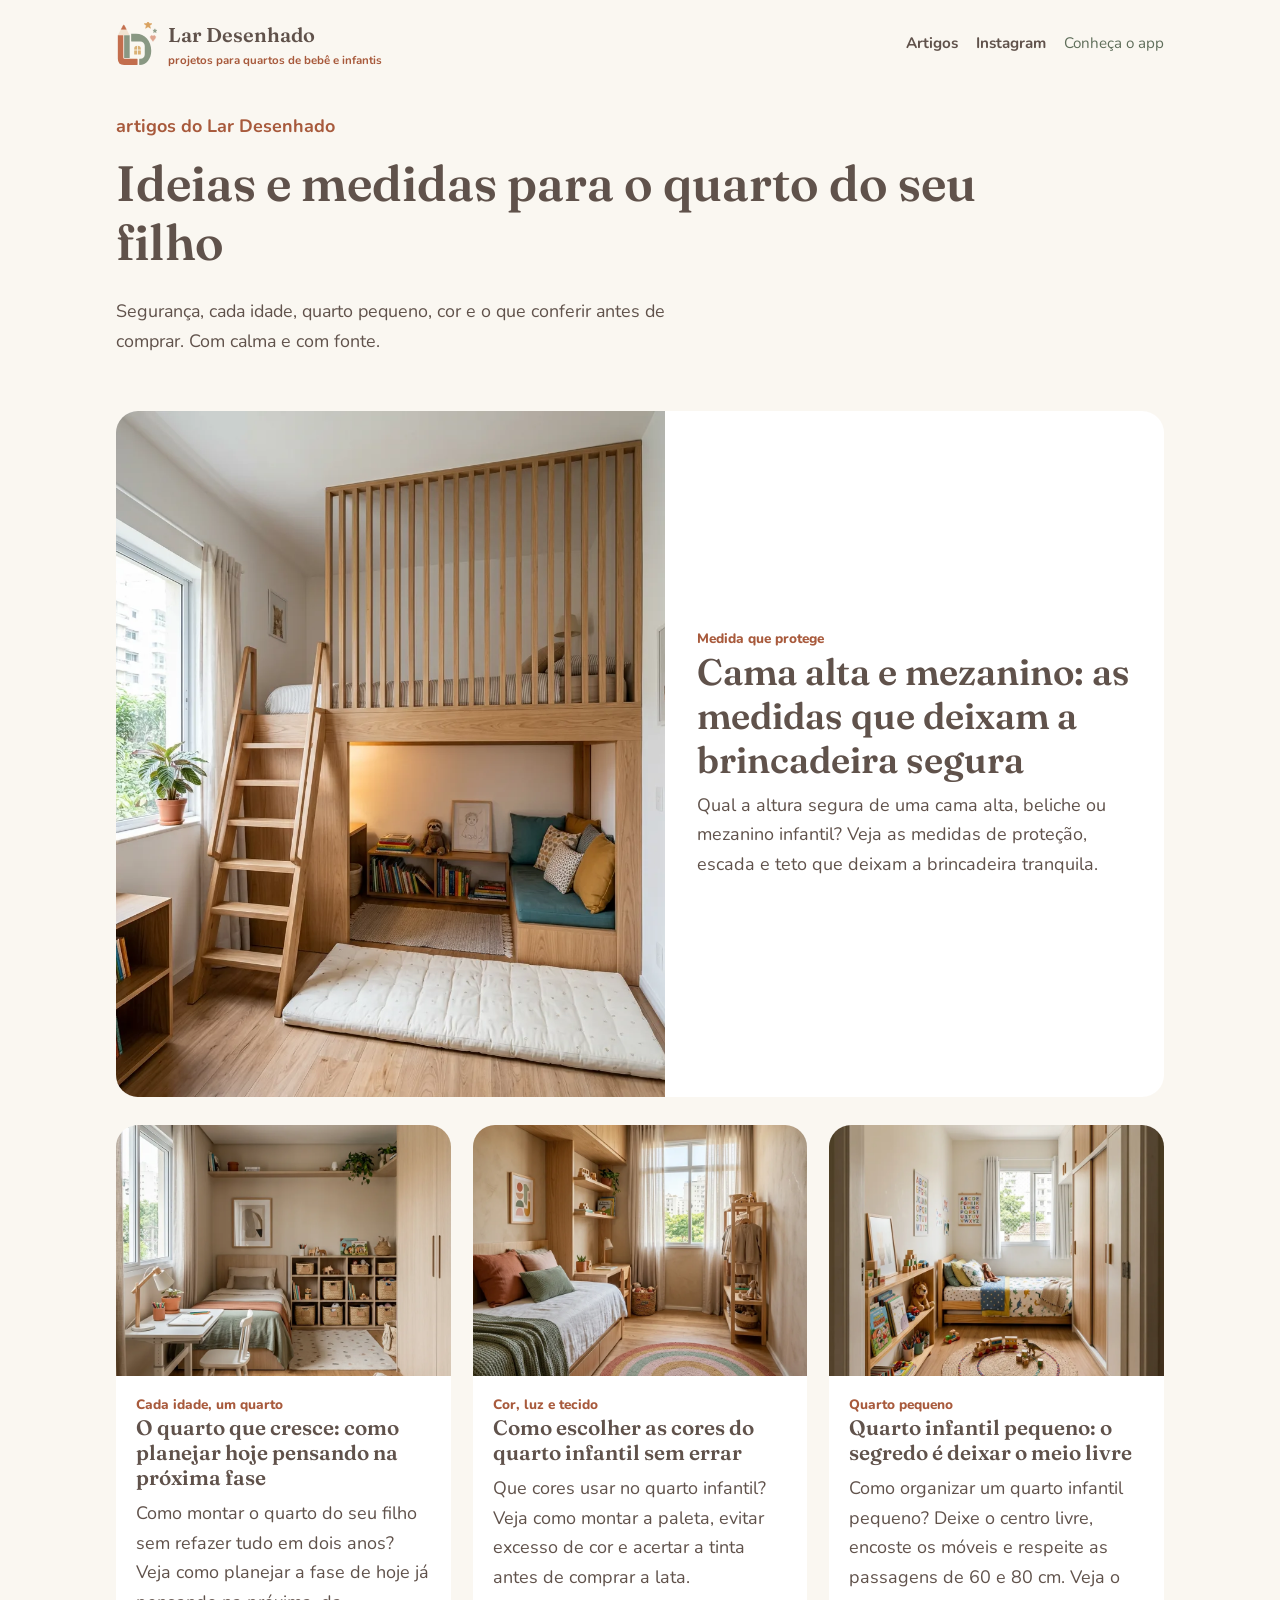
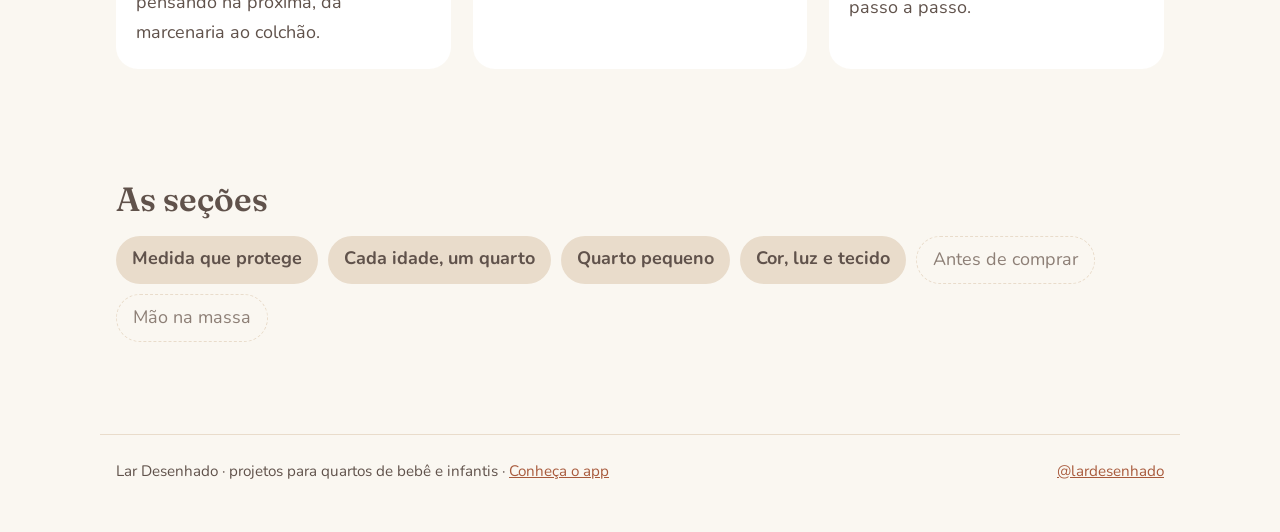
<file: docs/index.html>
<!doctype html>
<html lang="pt-BR">
<head>
<meta charset="utf-8">
<meta name="viewport" content="width=device-width, initial-scale=1">
<title>Lar Desenhado · ideias e medidas para o quarto do seu filho</title>
<meta name="description" content="Ideias e medidas para o quarto de bebê e o quarto infantil: segurança, cada idade, quarto pequeno e cor.">
<meta name="robots" content="noindex,nofollow">
<link rel="canonical" href="https://lardesenhado.com.br/">
<meta property="og:title" content="Lar Desenhado · ideias e medidas para o quarto do seu filho">
<meta property="og:description" content="Ideias e medidas para o quarto de bebê e o quarto infantil: segurança, cada idade, quarto pequeno e cor.">
<meta property="og:locale" content="pt_BR">
<meta property="og:image" content="https://lardesenhado.com.br/img/cama-alta-e-mezanino-as-medidas-da-seguranca-foto.webp">
<link rel="icon" href="favicon.ico">
<link rel="apple-touch-icon" href="apple-touch-icon.png">
<link rel="preconnect" href="https://fonts.googleapis.com">
<link rel="preconnect" href="https://fonts.gstatic.com" crossorigin>
<link href="https://fonts.googleapis.com/css2?family=Fraunces:opsz,wght@9..144,500;9..144,600&family=Nunito:wght@400;700;800&display=swap" rel="stylesheet">
<link rel="stylesheet" href="estilo.css">
</head>
<body>
<header class="topo"><div class="envolve">
  <a class="marca" href=""><img src="simbolo.svg" alt=""><span>Lar Desenhado<small>projetos para quartos de bebê e infantis</small></span></a>
  <nav class="menu"><a href="blog/">Artigos</a><a href="https://www.instagram.com/lardesenhado/">Instagram</a><a class="discreto" href="conheca/">Conheça o app</a></nav>
</div></header>

<section class="cabeca-revista"><div class="envolve">
  <p class="assinatura">artigos do Lar Desenhado</p>
  <h1>Ideias e medidas para o quarto do seu filho</h1>
  <p class="apoio">Segurança, cada idade, quarto pequeno, cor e o que conferir antes de comprar. Com calma e com fonte.</p>
</div></section>
<section class="envolve"><article class="cartao grande"><a class="foto" href="blog/cama-alta-e-mezanino-as-medidas-da-seguranca/"><img src="img/cama-alta-e-mezanino-as-medidas-da-seguranca-foto.webp" alt="Um mezanino de madeira clara com proteção de ripas em pé, escada com corrimão e colchonete no chão (imagem ilustrativa)" loading="lazy"></a><div><p class="editoria">Medida que protege</p><h2><a href="blog/cama-alta-e-mezanino-as-medidas-da-seguranca/">Cama alta e mezanino: as medidas que deixam a brincadeira segura</a></h2><p>Qual a altura segura de uma cama alta, beliche ou mezanino infantil? Veja as medidas de proteção, escada e teto que deixam a brincadeira tranquila.</p></div></article></section>
<section class="envolve"><div class="grade"><article class="cartao"><a class="foto" href="blog/o-quarto-que-cresce-com-a-crianca/"><img src="img/o-quarto-que-cresce-com-a-crianca-foto.webp" alt="Marcenaria fixa com nichos na altura da criança, cama de solteiro e uma mesa regulável (imagem ilustrativa)" loading="lazy"></a><div><p class="editoria">Cada idade, um quarto</p><h2><a href="blog/o-quarto-que-cresce-com-a-crianca/">O quarto que cresce: como planejar hoje pensando na próxima fase</a></h2><p>Como montar o quarto do seu filho sem refazer tudo em dois anos? Veja como planejar a fase de hoje já pensando na próxima, da marcenaria ao colchão.</p></div></article><article class="cartao"><a class="foto" href="blog/paleta-do-quarto-infantil-sem-errar/"><img src="img/paleta-do-quarto-infantil-sem-errar-foto.webp" alt="Paredes e marcenaria neutras; a cor está nas almofadas, na manta e no tapete (imagem ilustrativa)" loading="lazy"></a><div><p class="editoria">Cor, luz e tecido</p><h2><a href="blog/paleta-do-quarto-infantil-sem-errar/">Como escolher as cores do quarto infantil sem errar</a></h2><p>Que cores usar no quarto infantil? Veja como montar a paleta, evitar excesso de cor e acertar a tinta antes de comprar a lata.</p></div></article><article class="cartao"><a class="foto" href="blog/quarto-infantil-pequeno-centro-livre/"><img src="img/quarto-infantil-pequeno-centro-livre-foto.webp" alt="Um quarto pequeno visto da porta: móveis encostados nas paredes e o meio livre para brincar (imagem ilustrativa)" loading="lazy"></a><div><p class="editoria">Quarto pequeno</p><h2><a href="blog/quarto-infantil-pequeno-centro-livre/">Quarto infantil pequeno: o segredo é deixar o meio livre</a></h2><p>Como organizar um quarto infantil pequeno? Deixe o centro livre, encoste os móveis e respeite as passagens de 60 e 80 cm. Veja o passo a passo.</p></div></article></div></section>
<section class="faixa"><div class="envolve">
  <h2>As seções</h2>
  <ul class="editorias"><li class="tem">Medida que protege</li><li class="tem">Cada idade, um quarto</li><li class="tem">Quarto pequeno</li><li class="tem">Cor, luz e tecido</li><li class="breve">Antes de comprar</li><li class="breve">Mão na massa</li></ul>
</div></section>

<footer class="rodape"><div class="envolve">
  <span>Lar Desenhado · projetos para quartos de bebê e infantis · <a href="conheca/">Conheça o app</a></span>
  <span><a href="https://www.instagram.com/lardesenhado/">@lardesenhado</a></span>
</div></footer>
</body>
</html>
</file>
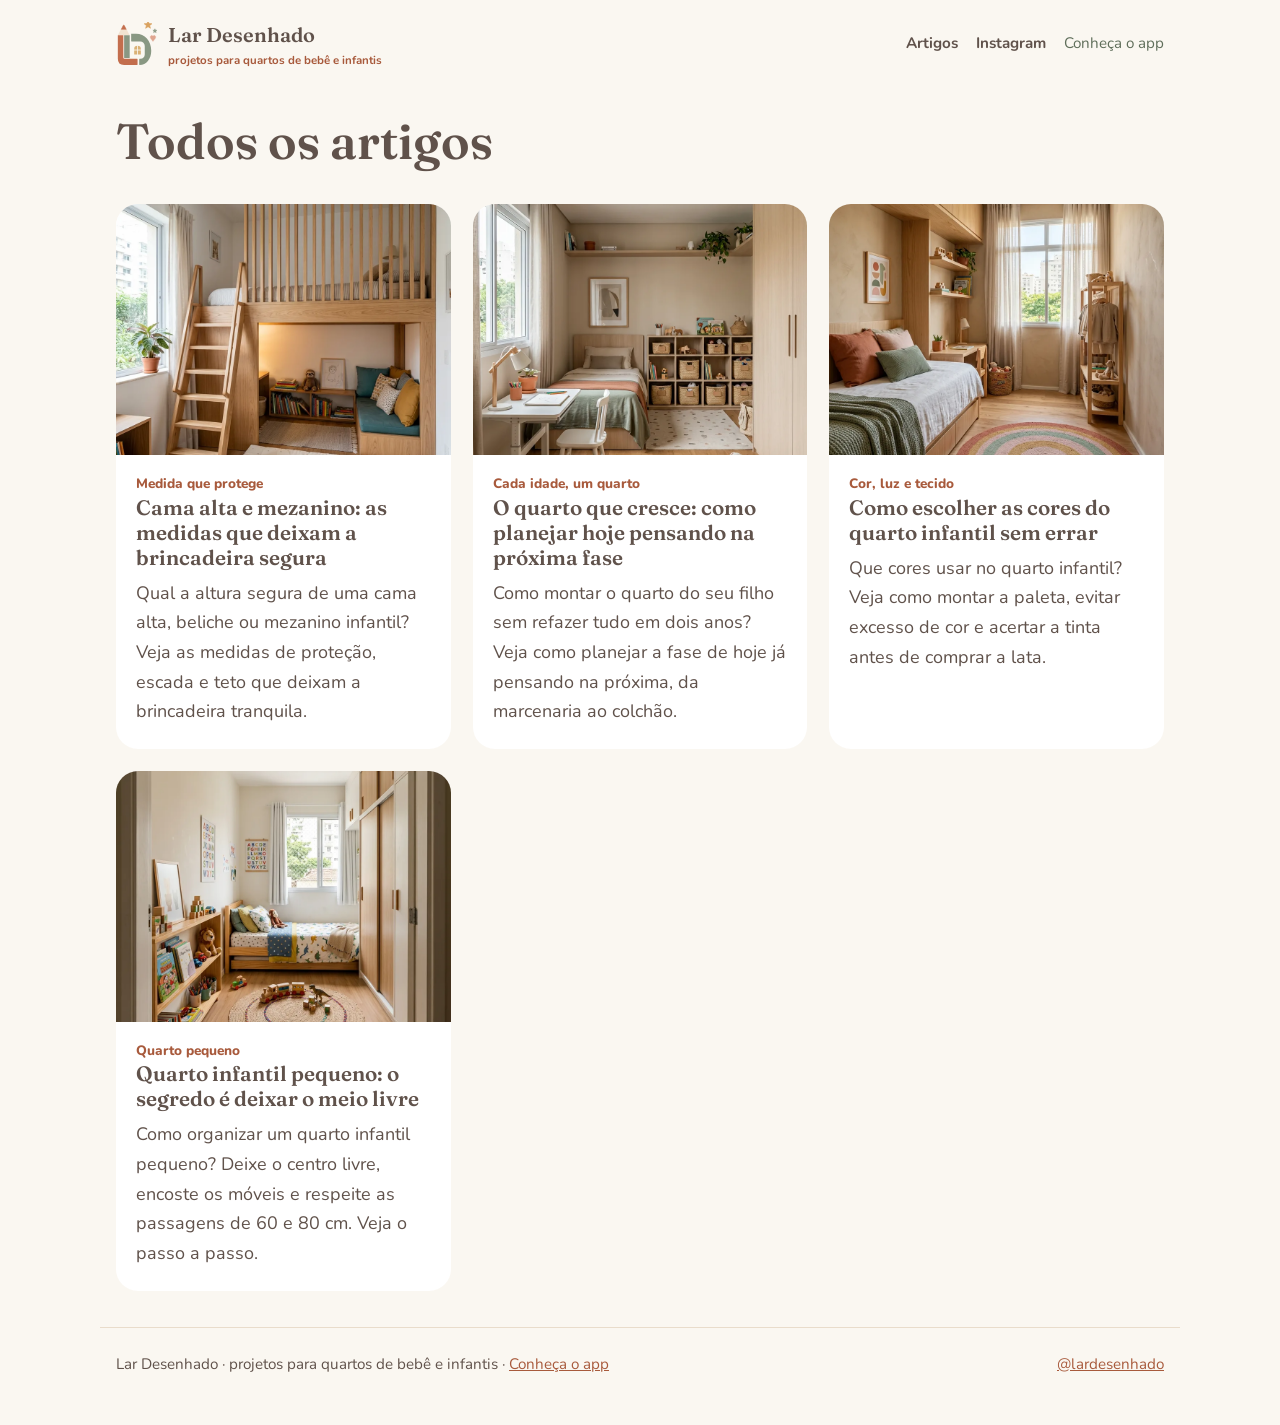
<file: docs/blog/index.html>
<!doctype html>
<html lang="pt-BR">
<head>
<meta charset="utf-8">
<meta name="viewport" content="width=device-width, initial-scale=1">
<title>Artigos · Lar Desenhado</title>
<meta name="description" content="Ideias e medidas para o quarto de bebê e o quarto infantil.">
<meta name="robots" content="noindex,nofollow">
<link rel="canonical" href="https://lardesenhado.com.br/blog/">
<meta property="og:title" content="Artigos · Lar Desenhado">
<meta property="og:description" content="Ideias e medidas para o quarto de bebê e o quarto infantil.">
<meta property="og:locale" content="pt_BR">

<link rel="icon" href="../favicon.ico">
<link rel="apple-touch-icon" href="../apple-touch-icon.png">
<link rel="preconnect" href="https://fonts.googleapis.com">
<link rel="preconnect" href="https://fonts.gstatic.com" crossorigin>
<link href="https://fonts.googleapis.com/css2?family=Fraunces:opsz,wght@9..144,500;9..144,600&family=Nunito:wght@400;700;800&display=swap" rel="stylesheet">
<link rel="stylesheet" href="../estilo.css">
</head>
<body>
<header class="topo"><div class="envolve">
  <a class="marca" href="../"><img src="../simbolo.svg" alt=""><span>Lar Desenhado<small>projetos para quartos de bebê e infantis</small></span></a>
  <nav class="menu"><a href="../blog/">Artigos</a><a href="https://www.instagram.com/lardesenhado/">Instagram</a><a class="discreto" href="../conheca/">Conheça o app</a></nav>
</div></header>
<section class="cabeca-revista"><div class="envolve"><h1>Todos os artigos</h1></div></section>
<section class="envolve"><div class="grade"><article class="cartao"><a class="foto" href="../blog/cama-alta-e-mezanino-as-medidas-da-seguranca/"><img src="../img/cama-alta-e-mezanino-as-medidas-da-seguranca-foto.webp" alt="Um mezanino de madeira clara com proteção de ripas em pé, escada com corrimão e colchonete no chão (imagem ilustrativa)" loading="lazy"></a><div><p class="editoria">Medida que protege</p><h2><a href="../blog/cama-alta-e-mezanino-as-medidas-da-seguranca/">Cama alta e mezanino: as medidas que deixam a brincadeira segura</a></h2><p>Qual a altura segura de uma cama alta, beliche ou mezanino infantil? Veja as medidas de proteção, escada e teto que deixam a brincadeira tranquila.</p></div></article><article class="cartao"><a class="foto" href="../blog/o-quarto-que-cresce-com-a-crianca/"><img src="../img/o-quarto-que-cresce-com-a-crianca-foto.webp" alt="Marcenaria fixa com nichos na altura da criança, cama de solteiro e uma mesa regulável (imagem ilustrativa)" loading="lazy"></a><div><p class="editoria">Cada idade, um quarto</p><h2><a href="../blog/o-quarto-que-cresce-com-a-crianca/">O quarto que cresce: como planejar hoje pensando na próxima fase</a></h2><p>Como montar o quarto do seu filho sem refazer tudo em dois anos? Veja como planejar a fase de hoje já pensando na próxima, da marcenaria ao colchão.</p></div></article><article class="cartao"><a class="foto" href="../blog/paleta-do-quarto-infantil-sem-errar/"><img src="../img/paleta-do-quarto-infantil-sem-errar-foto.webp" alt="Paredes e marcenaria neutras; a cor está nas almofadas, na manta e no tapete (imagem ilustrativa)" loading="lazy"></a><div><p class="editoria">Cor, luz e tecido</p><h2><a href="../blog/paleta-do-quarto-infantil-sem-errar/">Como escolher as cores do quarto infantil sem errar</a></h2><p>Que cores usar no quarto infantil? Veja como montar a paleta, evitar excesso de cor e acertar a tinta antes de comprar a lata.</p></div></article><article class="cartao"><a class="foto" href="../blog/quarto-infantil-pequeno-centro-livre/"><img src="../img/quarto-infantil-pequeno-centro-livre-foto.webp" alt="Um quarto pequeno visto da porta: móveis encostados nas paredes e o meio livre para brincar (imagem ilustrativa)" loading="lazy"></a><div><p class="editoria">Quarto pequeno</p><h2><a href="../blog/quarto-infantil-pequeno-centro-livre/">Quarto infantil pequeno: o segredo é deixar o meio livre</a></h2><p>Como organizar um quarto infantil pequeno? Deixe o centro livre, encoste os móveis e respeite as passagens de 60 e 80 cm. Veja o passo a passo.</p></div></article></div></section>
<footer class="rodape"><div class="envolve">
  <span>Lar Desenhado · projetos para quartos de bebê e infantis · <a href="../conheca/">Conheça o app</a></span>
  <span><a href="https://www.instagram.com/lardesenhado/">@lardesenhado</a></span>
</div></footer>
</body>
</html>
</file>
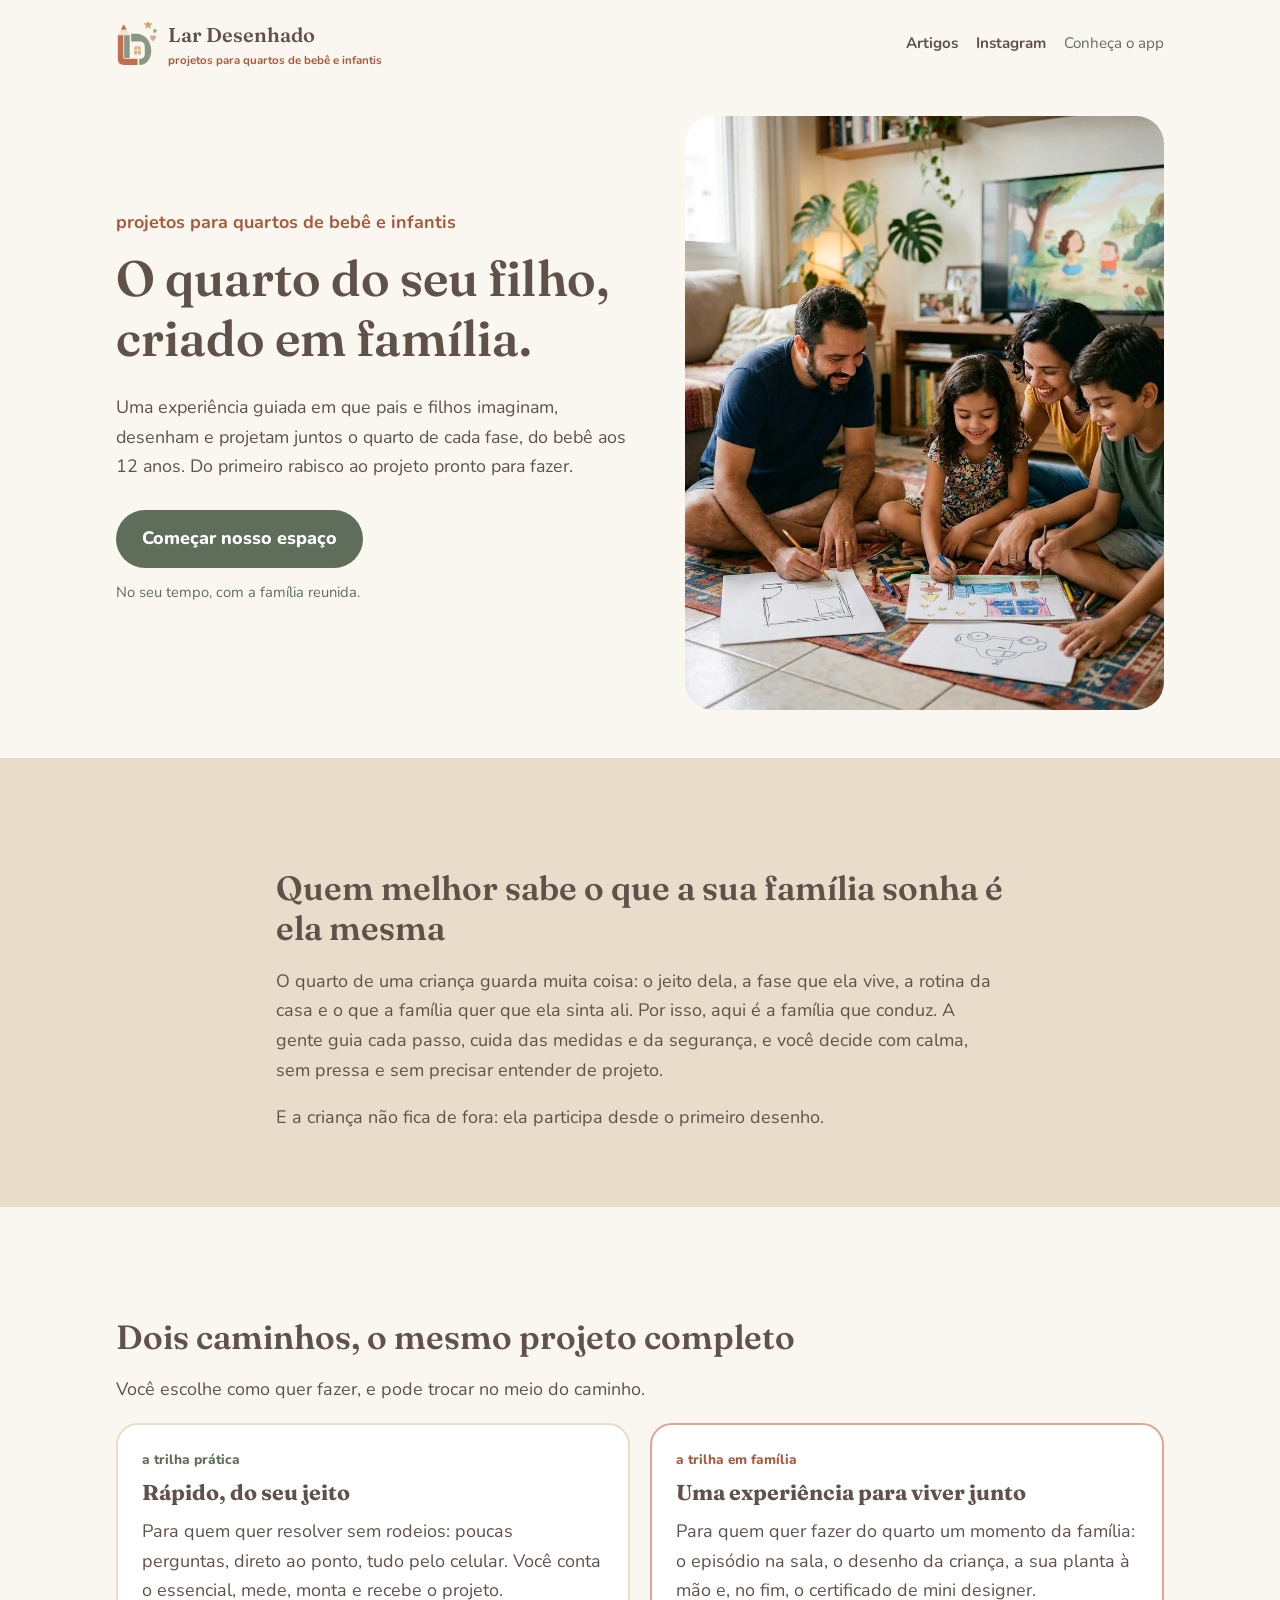
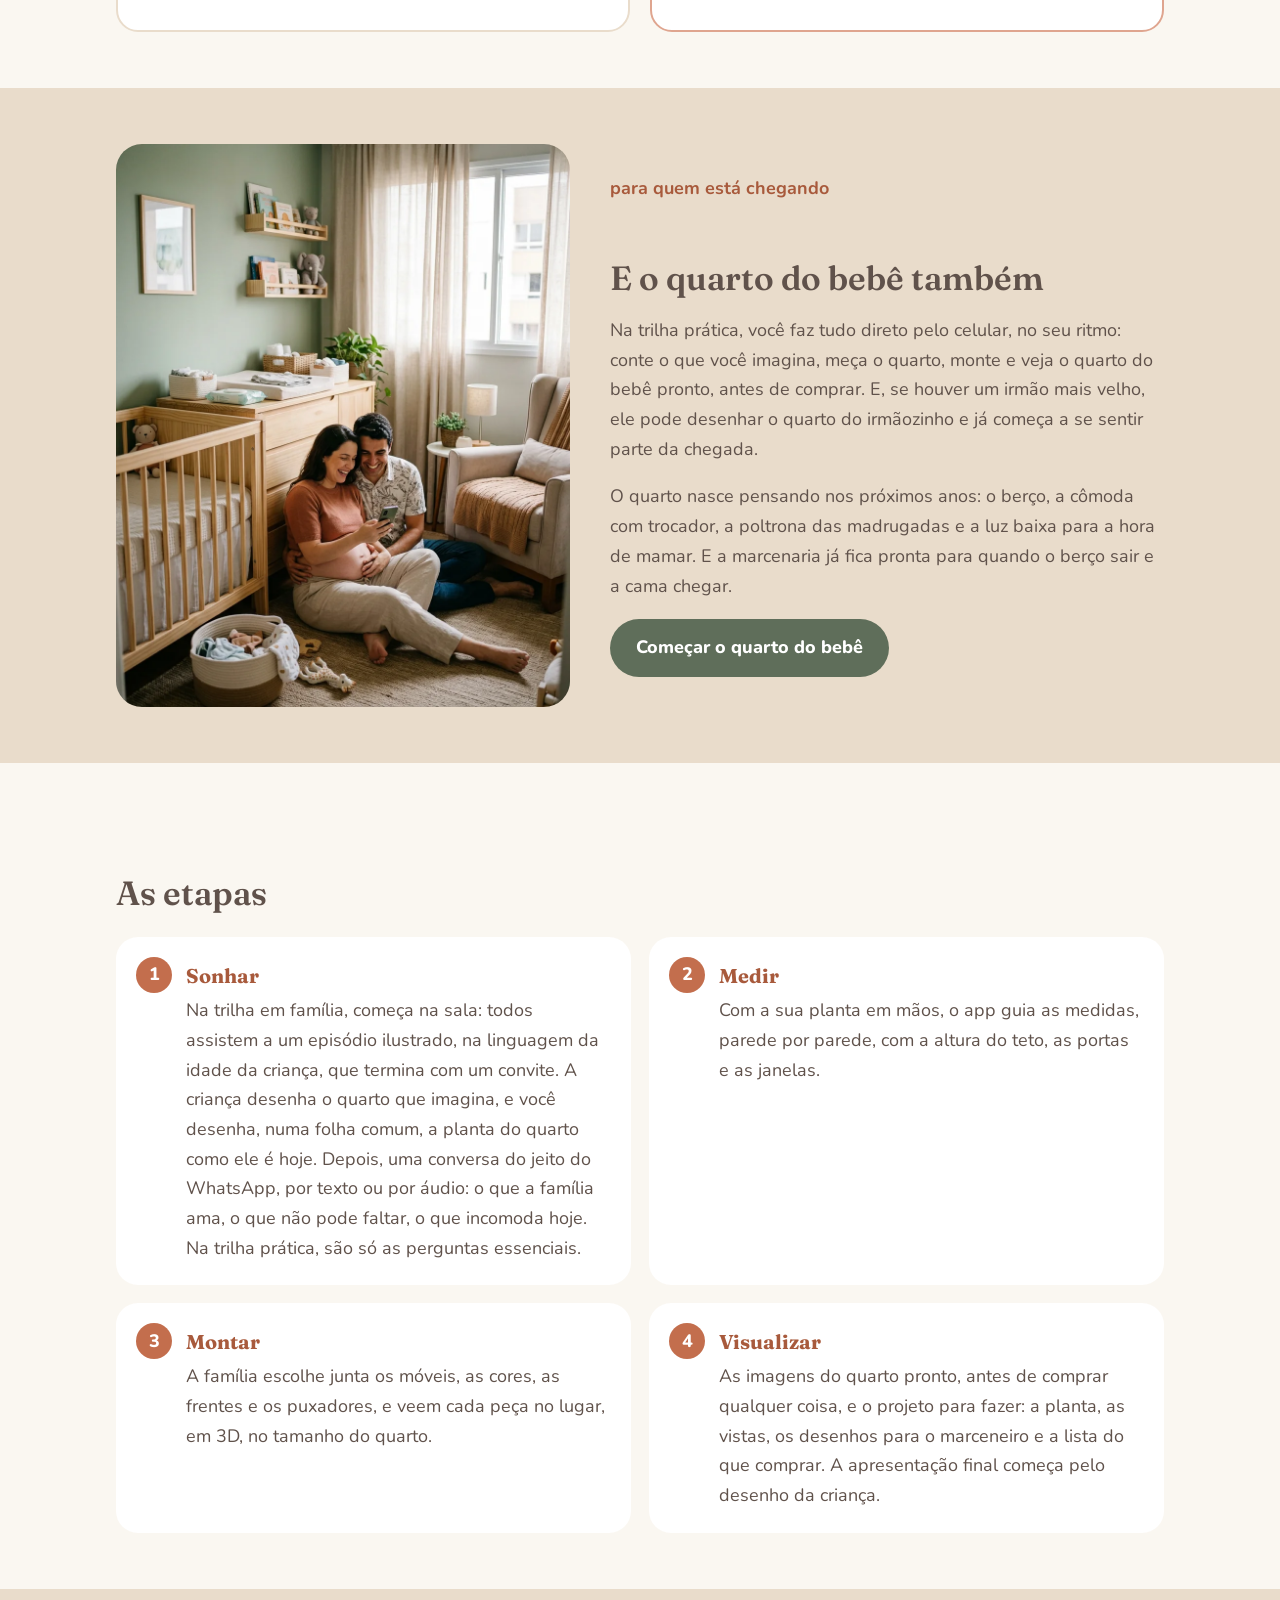
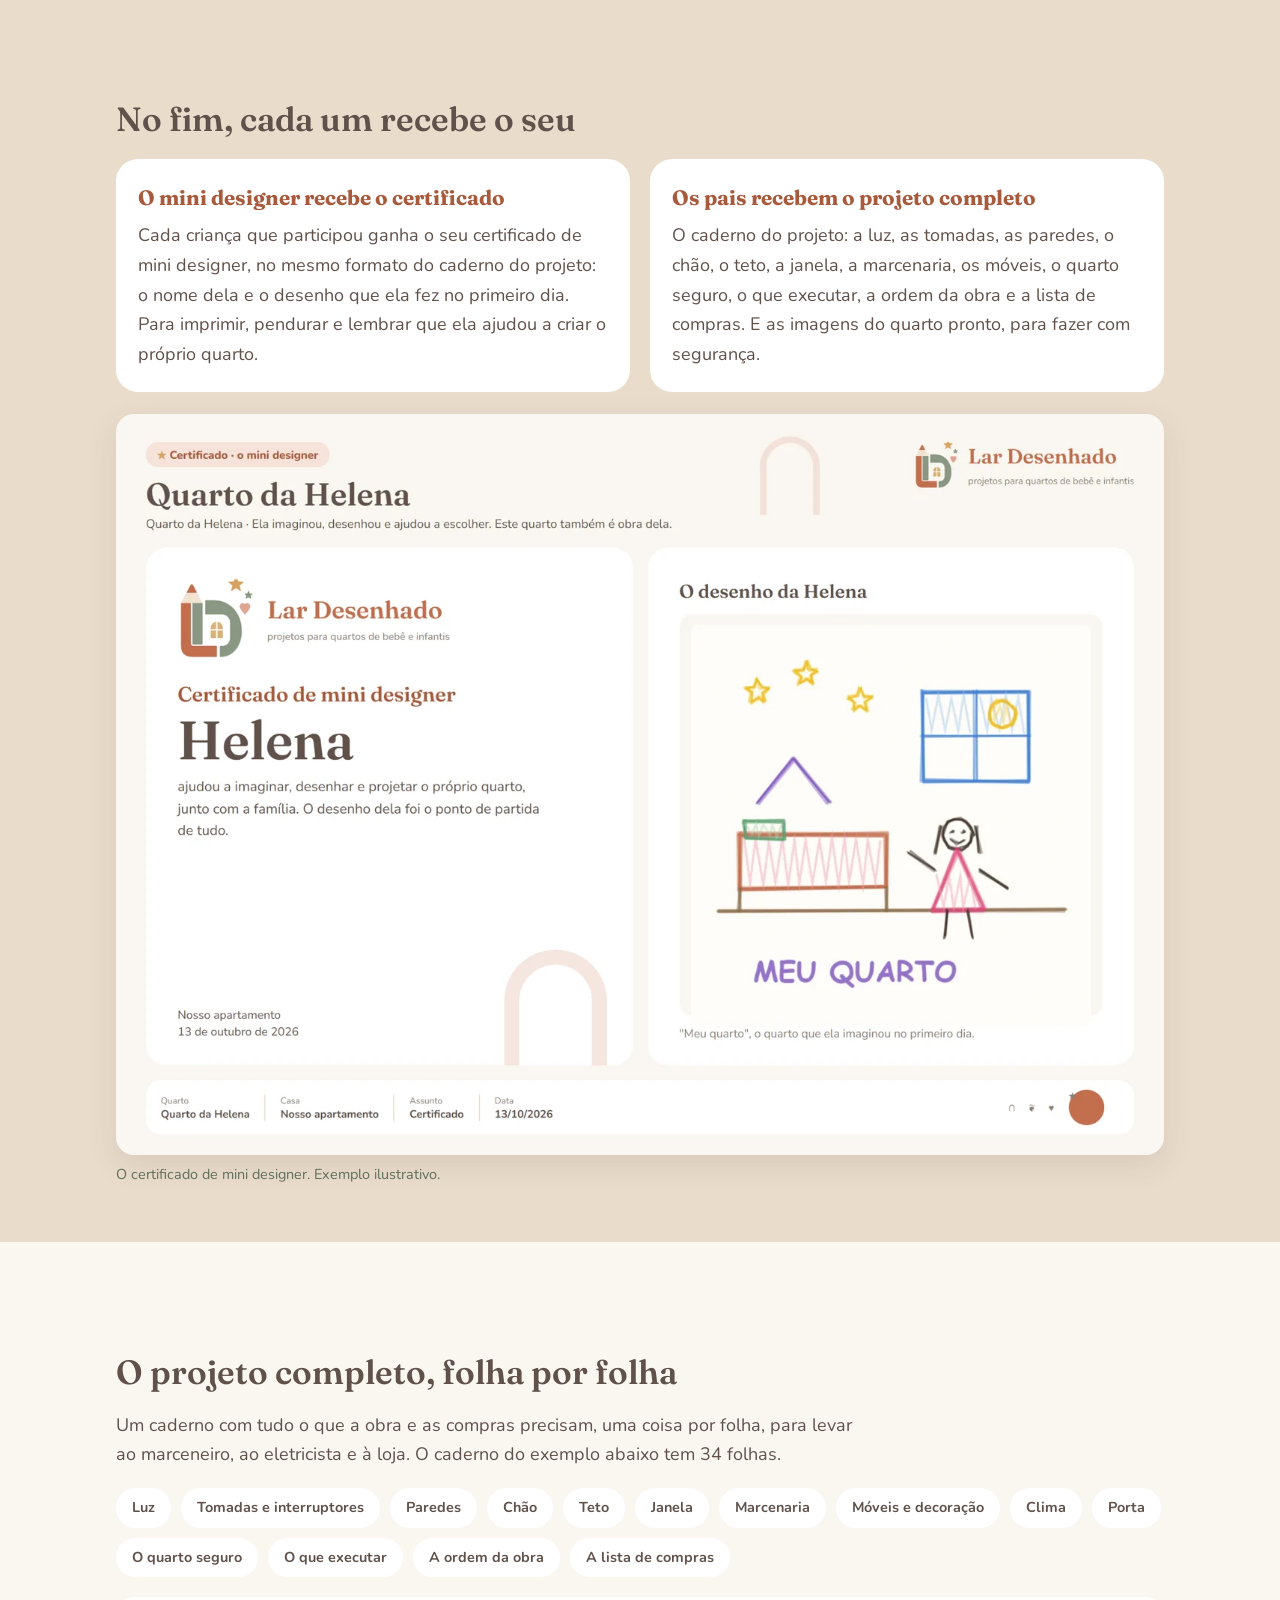
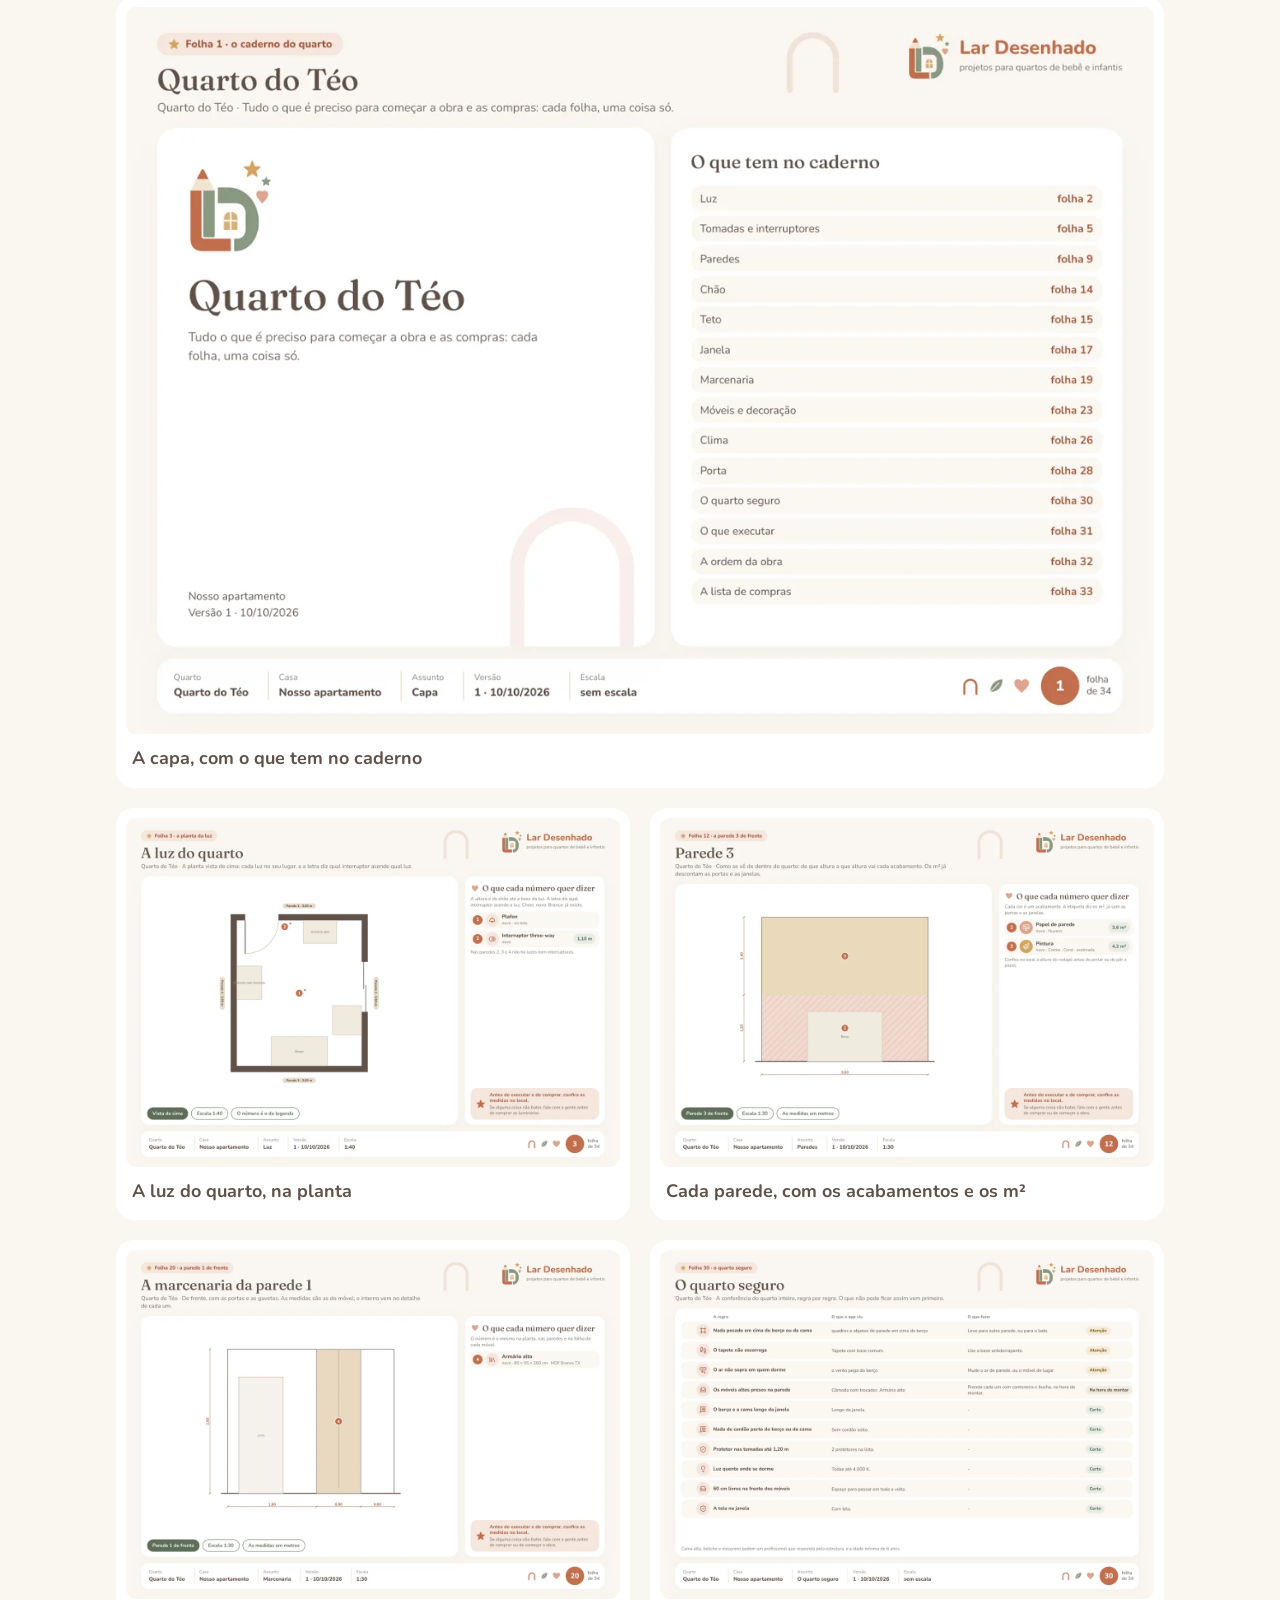
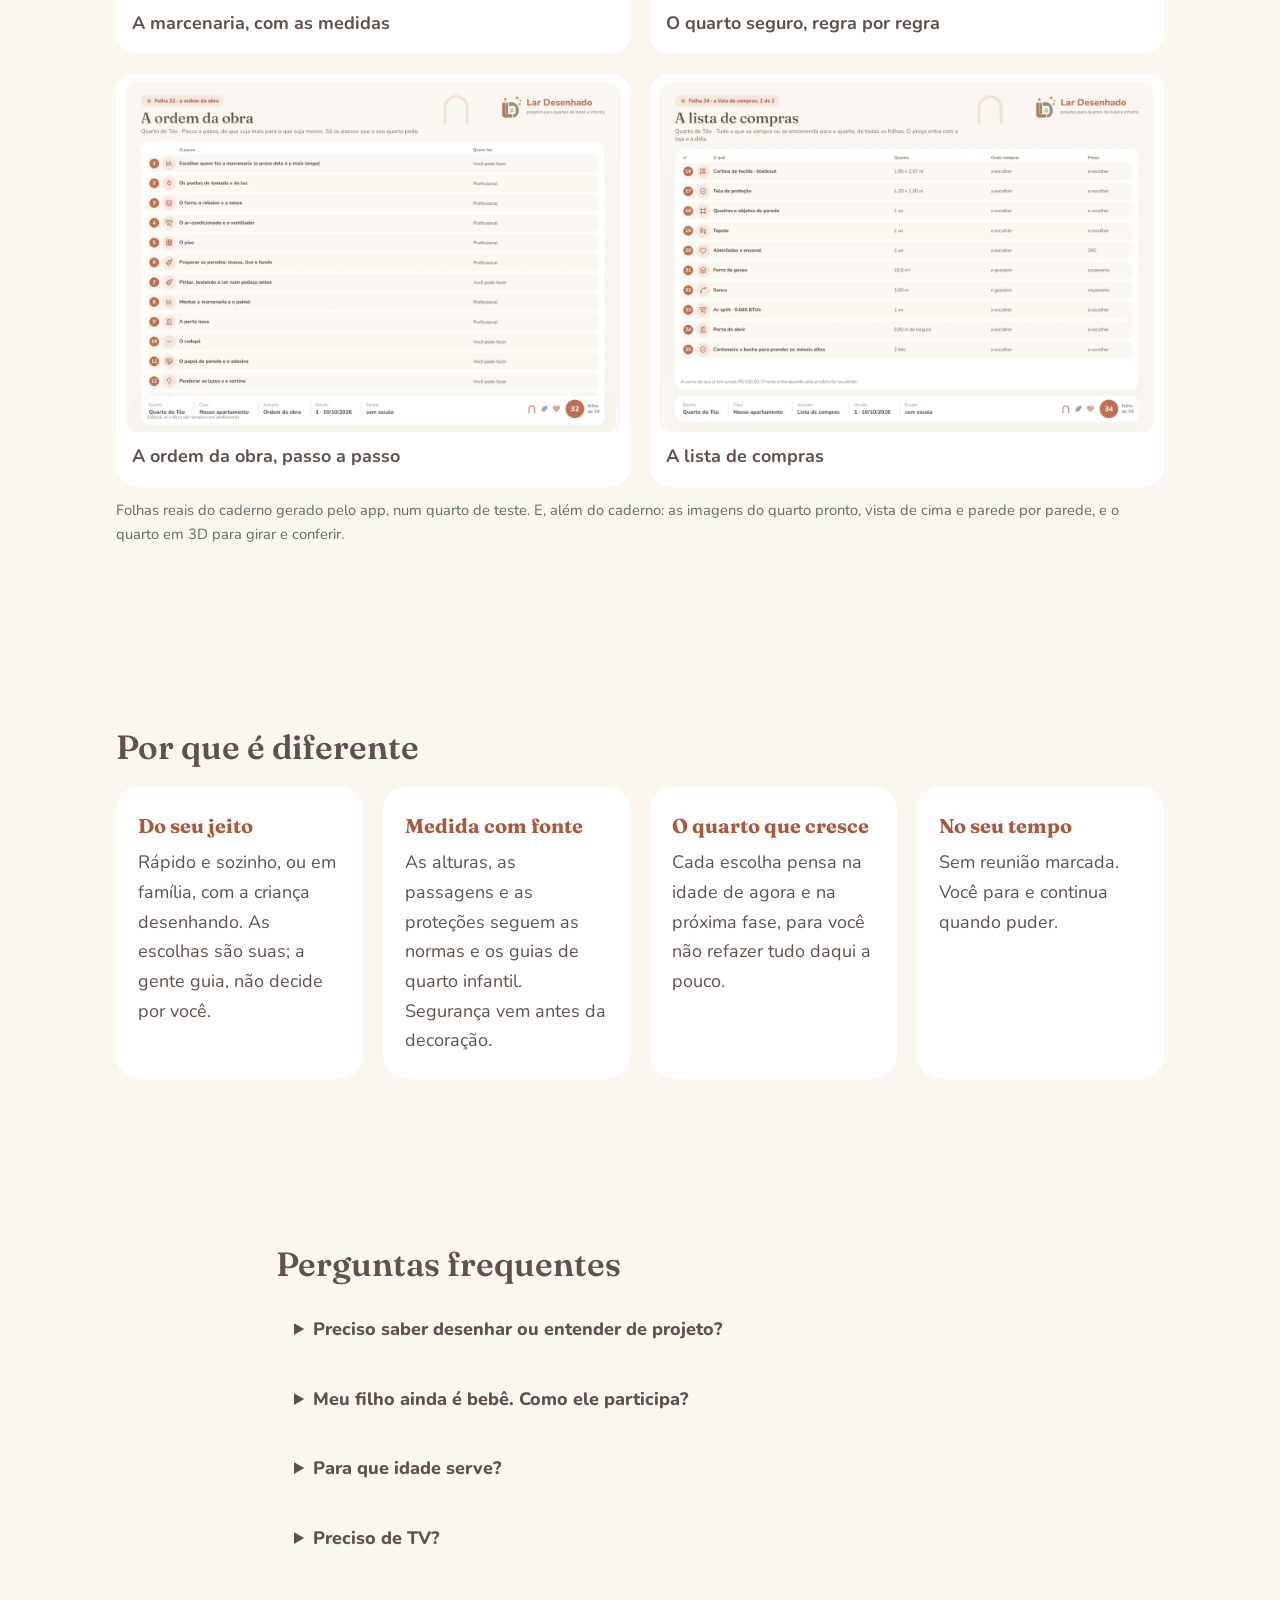
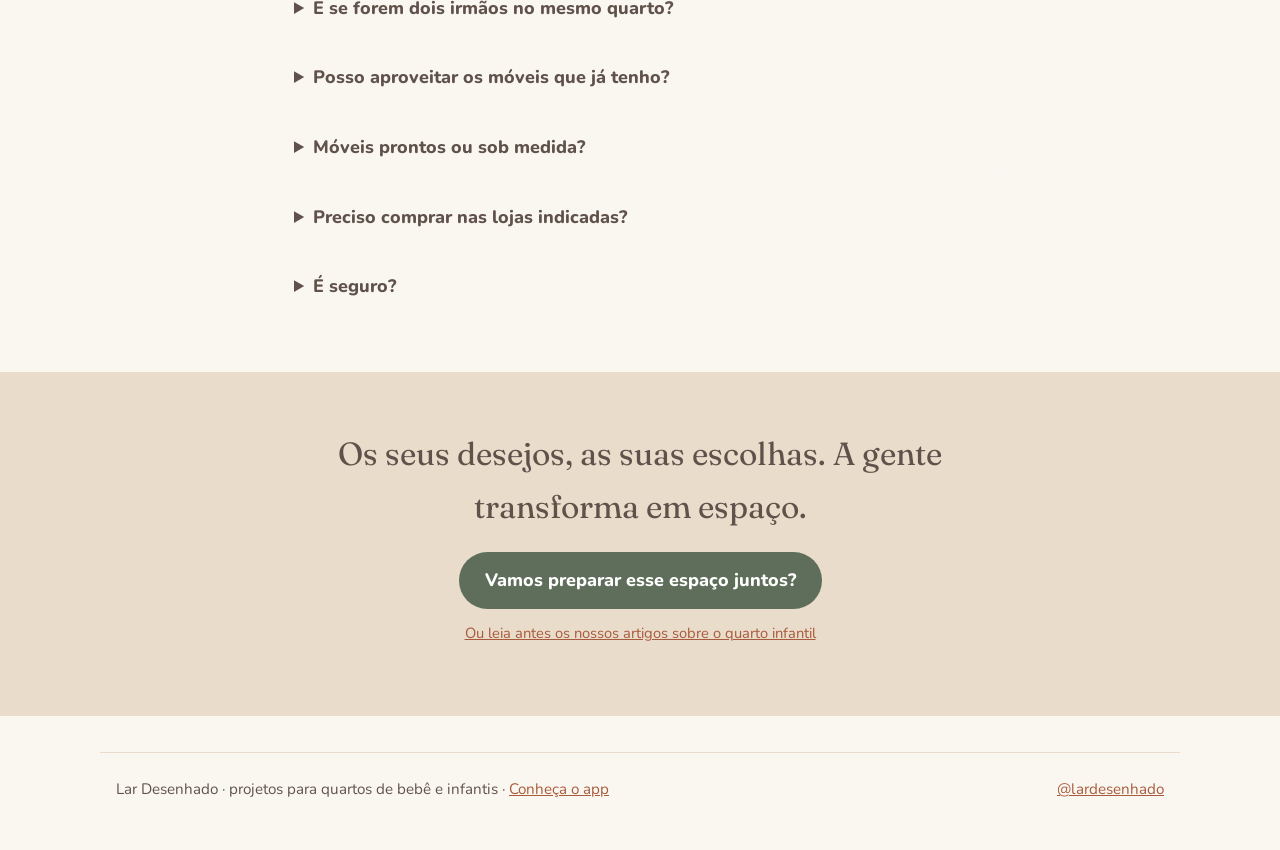
<file: docs/conheca/index.html>
<!doctype html>
<html lang="pt-BR">
<head>
<meta charset="utf-8">
<meta name="viewport" content="width=device-width, initial-scale=1">
<title>Conheça o Lar Desenhado · o quarto do seu filho, criado em família</title>
<meta name="description" content="Pais e filhos imaginam, desenham e projetam juntos o quarto de cada fase, do bebê aos 12 anos. No fim, a criança ganha o certificado de mini designer.">
<meta name="robots" content="noindex,nofollow">
<link rel="canonical" href="https://lardesenhado.com.br/conheca/">
<meta property="og:title" content="Conheça o Lar Desenhado · o quarto do seu filho, criado em família">
<meta property="og:description" content="Pais e filhos imaginam, desenham e projetam juntos o quarto de cada fase, do bebê aos 12 anos. No fim, a criança ganha o certificado de mini designer.">
<meta property="og:locale" content="pt_BR">
<meta property="og:image" content="https://lardesenhado.com.br/img/familia-desenhando.webp">
<link rel="icon" href="../favicon.ico">
<link rel="apple-touch-icon" href="../apple-touch-icon.png">
<link rel="preconnect" href="https://fonts.googleapis.com">
<link rel="preconnect" href="https://fonts.gstatic.com" crossorigin>
<link href="https://fonts.googleapis.com/css2?family=Fraunces:opsz,wght@9..144,500;9..144,600&family=Nunito:wght@400;700;800&display=swap" rel="stylesheet">
<link rel="stylesheet" href="../estilo.css">
</head>
<body>
<header class="topo"><div class="envolve">
  <a class="marca" href="../"><img src="../simbolo.svg" alt=""><span>Lar Desenhado<small>projetos para quartos de bebê e infantis</small></span></a>
  <nav class="menu"><a href="../blog/">Artigos</a><a href="https://www.instagram.com/lardesenhado/">Instagram</a><a class="discreto" href="../conheca/">Conheça o app</a></nav>
</div></header>

<section class="abertura"><div class="envolve">
  <div>
    <p class="assinatura">projetos para quartos de bebê e infantis</p>
    <h1>O quarto do seu filho, criado em família.</h1>
    <p class="apoio">Uma experiência guiada em que pais e filhos imaginam, desenham e projetam juntos o quarto de
    cada fase, do bebê aos 12 anos. Do primeiro rabisco ao projeto pronto para fazer.</p>
    <a class="botao" href="https://lardesenhado.lovable.app">Começar nosso espaço</a>
    <p class="nota">No seu tempo, com a família reunida.</p>
  </div>
  <figure><img src="../img/familia-desenhando.webp" alt="Uma família no chão da sala: a filha pequena e o filho mais velho desenham, e o pai rabisca a planta numa folha comum" width="928" height="1152"></figure>
</div></section>

<section class="faixa areia"><div class="envolve estreito">
  <h2>Quem melhor sabe o que a sua família sonha é ela mesma</h2>
  <p>O quarto de uma criança guarda muita coisa: o jeito dela, a fase que ela vive, a rotina da casa e o que a família
  quer que ela sinta ali. Por isso, aqui é a família que conduz. A gente guia cada passo, cuida das medidas e da
  segurança, e você decide com calma, sem pressa e sem precisar entender de projeto.</p>
  <p>E a criança não fica de fora: ela participa desde o primeiro desenho.</p>
</div></section>

<section class="faixa"><div class="envolve">
  <h2>Dois caminhos, o mesmo projeto completo</h2>
  <p class="estreito">Você escolhe como quer fazer, e pode trocar no meio do caminho.</p>
  <div class="trilhas">
    <div class="trilha pratica"><p class="rotulo">a trilha prática</p><b>Rápido, do seu jeito</b>Para quem quer resolver
    sem rodeios: poucas perguntas, direto ao ponto, tudo pelo celular. Você conta o essencial, mede, monta e recebe o
    projeto.</div>
    <div class="trilha ludica"><p class="rotulo">a trilha em família</p><b>Uma experiência para viver junto</b>Para quem
    quer fazer do quarto um momento da família: o episódio na sala, o desenho da criança, a sua planta à mão e, no
    fim, o certificado de mini designer.</div>
  </div>
</div></section>

<section class="faixa areia"><div class="envolve bebe">
  <figure><img src="../img/quarto-bebe-familia.webp" alt="Um casal à espera do bebê, no quarto que estão preparando, olhando juntos o app no celular" loading="lazy"></figure>
  <div>
    <p class="assinatura">para quem está chegando</p>
    <h2>E o quarto do bebê também</h2>
    <p>Na trilha prática, você faz tudo direto pelo celular, no seu ritmo: conte o que você imagina, meça o quarto, monte e
    veja o quarto do bebê pronto, antes de comprar. E, se houver um irmão mais velho, ele pode desenhar o quarto do
    irmãozinho e já começa a se sentir parte da chegada.</p>
    <p>O quarto nasce pensando nos próximos anos: o berço, a cômoda com trocador, a poltrona das madrugadas e a luz
    baixa para a hora de mamar. E a marcenaria já fica pronta para quando o berço sair e a cama chegar.</p>
    <a class="botao" href="https://lardesenhado.lovable.app">Começar o quarto do bebê</a>
  </div>
</div></section>

<section class="faixa"><div class="envolve">
  <h2>As etapas</h2>
  <ol class="jornada">
    <li><b>Sonhar</b>Na trilha em família, começa na sala: todos assistem a um episódio ilustrado, na linguagem da
    idade da criança, que termina com um convite. A criança desenha o quarto que imagina, e você desenha, numa folha comum, a planta do
    quarto como ele é hoje. Depois, uma conversa do jeito do WhatsApp, por texto ou por áudio: o que a família ama, o
    que não pode faltar, o que incomoda hoje. Na trilha prática, são só as perguntas essenciais.</li>
    <li><b>Medir</b>Com a sua planta em mãos, o app guia as medidas, parede por parede, com a altura do teto, as
    portas e as janelas.</li>
    <li><b>Montar</b>A família escolhe junta os móveis, as cores, as frentes e os puxadores, e veem cada peça no lugar,
    em 3D, no tamanho do quarto.</li>
    <li><b>Visualizar</b>As imagens do quarto pronto, antes de comprar qualquer coisa, e o projeto para fazer: a
    planta, as vistas, os desenhos para o marceneiro e a lista do que comprar. A apresentação final começa pelo
    desenho da criança.</li>
  </ol>
</div></section>

<section class="faixa areia"><div class="envolve">
  <h2>No fim, cada um recebe o seu</h2>
  <div class="cada-um">
    <div><b>O mini designer recebe o certificado</b>Cada criança que participou ganha o seu certificado de mini
    designer, no mesmo formato do caderno do projeto: o nome dela e o desenho que ela fez no primeiro dia. Para
    imprimir, pendurar e lembrar que ela ajudou a criar o próprio quarto.</div>
    <div><b>Os pais recebem o projeto completo</b>O caderno do projeto: a luz, as tomadas, as paredes, o chão, o teto,
    a janela, a marcenaria, os móveis, o quarto seguro, o que executar, a ordem da obra e a lista de compras. E as
    imagens do quarto pronto, para fazer com segurança.</div>
  </div>
  <figure class="certificado"><img src="../img/certificado-mini-designer.webp" alt="Exemplo do certificado de mini designer: o nome da criança e o desenho que ela fez do quarto" loading="lazy">
  <figcaption>O certificado de mini designer. Exemplo ilustrativo.</figcaption></figure>
</div></section>

<section class="faixa"><div class="envolve">
  <h2>O projeto completo, folha por folha</h2>
  <p class="estreito">Um caderno com tudo o que a obra e as compras precisam, uma coisa por folha, para levar ao
  marceneiro, ao eletricista e à loja. O caderno do exemplo abaixo tem 34 folhas.</p>
  <ul class="editorias partes"><li>Luz</li><li>Tomadas e interruptores</li><li>Paredes</li><li>Chão</li><li>Teto</li><li>Janela</li><li>Marcenaria</li><li>Móveis e decoração</li><li>Clima</li><li>Porta</li><li>O quarto seguro</li><li>O que executar</li><li>A ordem da obra</li><li>A lista de compras</li></ul>
  <div class="folhas caderno"><figure><img src="../img/caderno-capa.webp" alt="A capa, com o que tem no caderno" loading="lazy"><figcaption>A capa, com o que tem no caderno</figcaption></figure><figure><img src="../img/caderno-luz.webp" alt="A luz do quarto, na planta" loading="lazy"><figcaption>A luz do quarto, na planta</figcaption></figure><figure><img src="../img/caderno-parede.webp" alt="Cada parede, com os acabamentos e os m²" loading="lazy"><figcaption>Cada parede, com os acabamentos e os m²</figcaption></figure><figure><img src="../img/caderno-marcenaria.webp" alt="A marcenaria, com as medidas" loading="lazy"><figcaption>A marcenaria, com as medidas</figcaption></figure><figure><img src="../img/caderno-seguro.webp" alt="O quarto seguro, regra por regra" loading="lazy"><figcaption>O quarto seguro, regra por regra</figcaption></figure><figure><img src="../img/caderno-obra.webp" alt="A ordem da obra, passo a passo" loading="lazy"><figcaption>A ordem da obra, passo a passo</figcaption></figure><figure><img src="../img/caderno-compras.webp" alt="A lista de compras" loading="lazy"><figcaption>A lista de compras</figcaption></figure></div>
  <p class="nota">Folhas reais do caderno gerado pelo app, num quarto de teste. E, além do caderno: as imagens do
  quarto pronto, vista de cima e parede por parede, e o quarto em 3D para girar e conferir.</p>
</div></section>

<section class="faixa"><div class="envolve">
  <h2>Por que é diferente</h2>
  <div class="cartoes4">
    <div><b>Do seu jeito</b>Rápido e sozinho, ou em família, com a criança desenhando. As escolhas são suas; a
    gente guia, não decide por você.</div>
    <div><b>Medida com fonte</b>As alturas, as passagens e as proteções seguem as normas e os guias de quarto
    infantil. Segurança vem antes da decoração.</div>
    <div><b>O quarto que cresce</b>Cada escolha pensa na idade de agora e na próxima fase, para você não refazer
    tudo daqui a pouco.</div>
    <div><b>No seu tempo</b>Sem reunião marcada. Você para e continua quando puder.</div>
  </div>
</div></section>

<section class="faixa"><div class="envolve estreito">
  <h2>Perguntas frequentes</h2>
  <div class="faq"><details><summary>Preciso saber desenhar ou entender de projeto?</summary><p>Não. O desenho da criança é do jeito dela, e a sua planta pode ser um rascunho no papel. As medidas, a organização e o projeto ficam com a gente, passo a passo.</p></details><details><summary>Meu filho ainda é bebê. Como ele participa?</summary><p>No quarto de bebê, quem desenha é você, junto com o irmão mais velho, se houver. O quarto já nasce pensando na próxima fase.</p></details><details><summary>Para que idade serve?</summary><p>Do bebê aos 12 anos. O episódio, as perguntas e as escolhas mudam com a fase: 0 a 3, 3 a 6, 6 a 9 e 9 a 12.</p></details><details><summary>Preciso de TV?</summary><p>Não. O episódio passa na TV, no computador ou no celular. A TV só deixa o momento mais gostoso, com todo mundo na sala.</p></details><details><summary>E se forem dois irmãos no mesmo quarto?</summary><p>Os dois desenham, os dois participam e cada um ganha o seu certificado de mini designer.</p></details><details><summary>Posso aproveitar os móveis que já tenho?</summary><p>Pode. Você conta o que já tem em casa e quer manter, e isso entra no projeto.</p></details><details><summary>Móveis prontos ou sob medida?</summary><p>Os dois, ou uma mistura. Para o sob medida, saem os desenhos para levar ao marceneiro.</p></details><details><summary>Preciso comprar nas lojas indicadas?</summary><p>Não. A lista do que comprar mostra onde encontrar cada item, e você compra onde quiser. Alguns links nos dão uma comissão, sem nenhum custo a mais para você.</p></details><details><summary>É seguro?</summary><p>As alturas, as passagens e as proteções seguem as normas e os guias de quarto infantil, sempre com a fonte. Segurança vem antes da decoração.</p></details></div>
</div></section>

<section class="faixa areia"><div class="envolve fecho">
  <p class="frase">Os seus desejos, as suas escolhas. A gente transforma em espaço.</p>
  <a class="botao" href="https://lardesenhado.lovable.app">Vamos preparar esse espaço juntos?</a>
  <p class="nota"><a href="../blog/">Ou leia antes os nossos artigos sobre o quarto infantil</a></p>
</div></section>

<footer class="rodape"><div class="envolve">
  <span>Lar Desenhado · projetos para quartos de bebê e infantis · <a href="../conheca/">Conheça o app</a></span>
  <span><a href="https://www.instagram.com/lardesenhado/">@lardesenhado</a></span>
</div></footer>
</body>
</html>
</file>
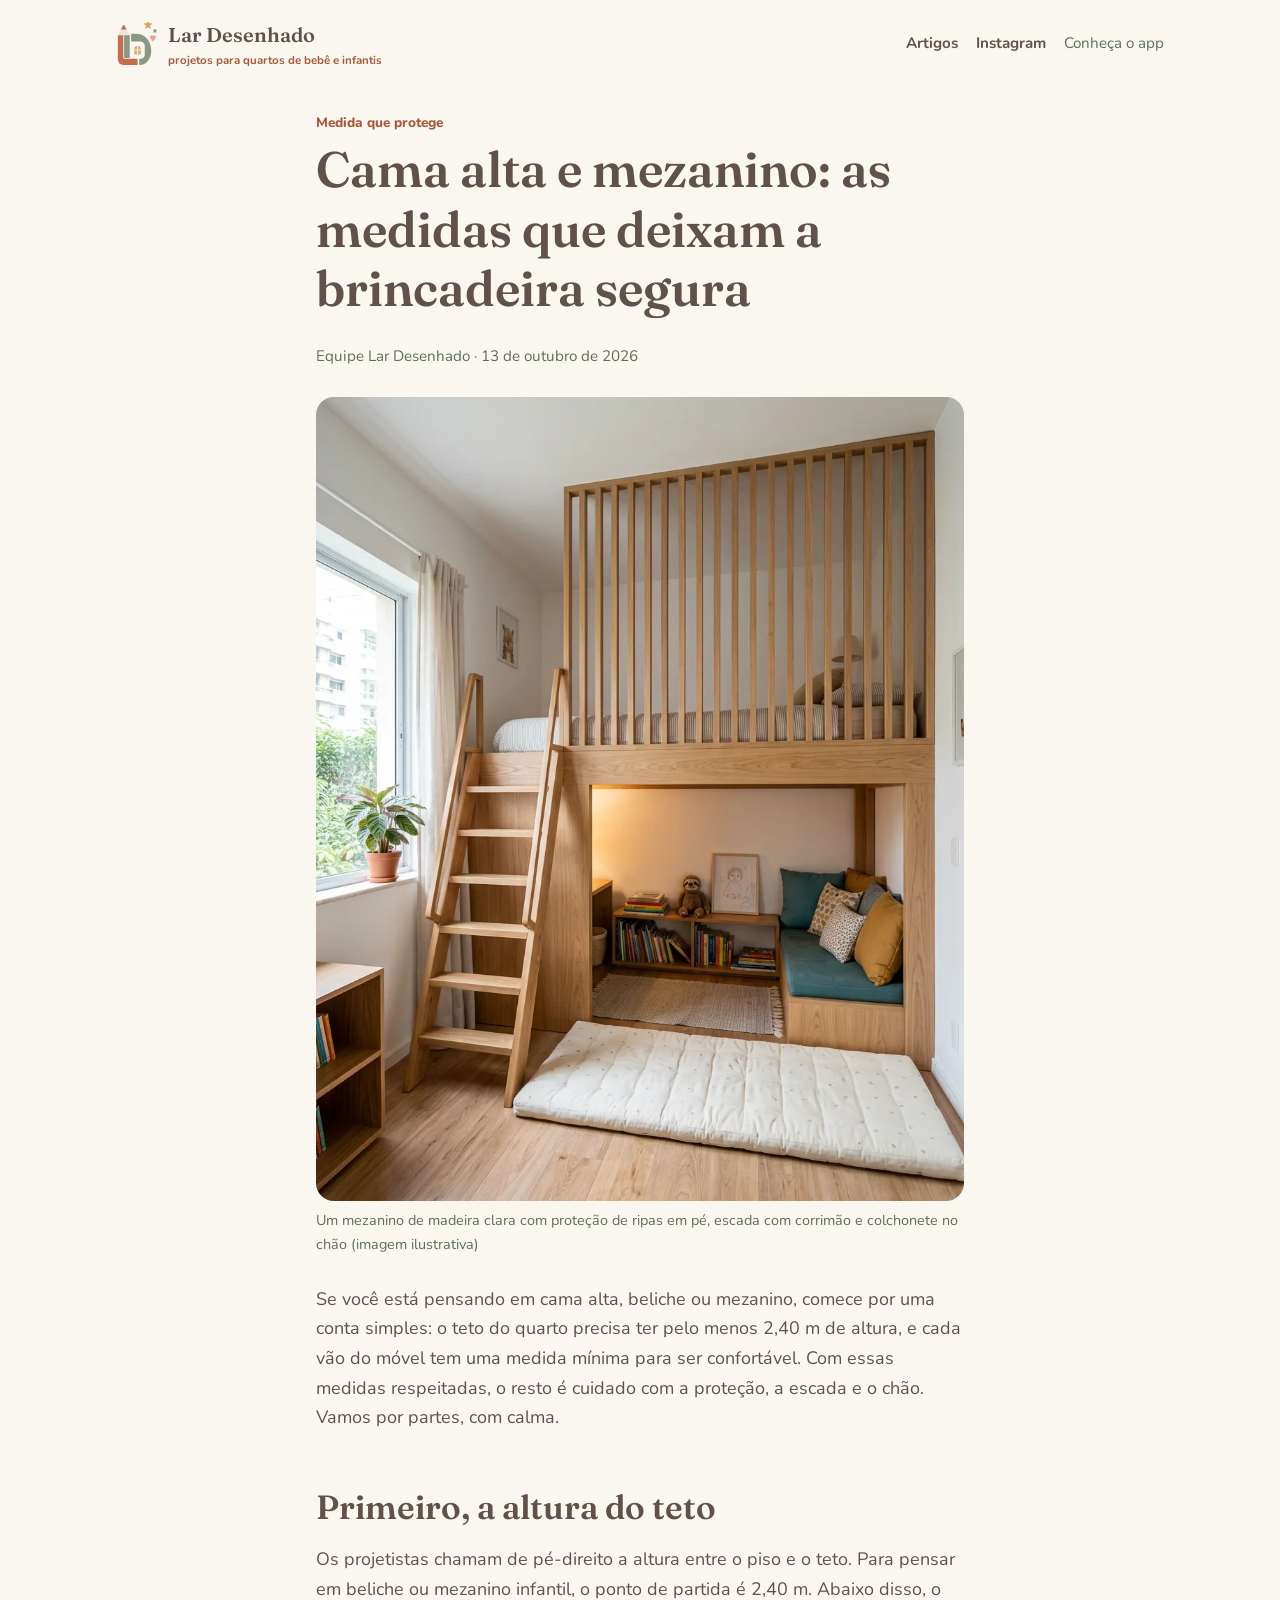
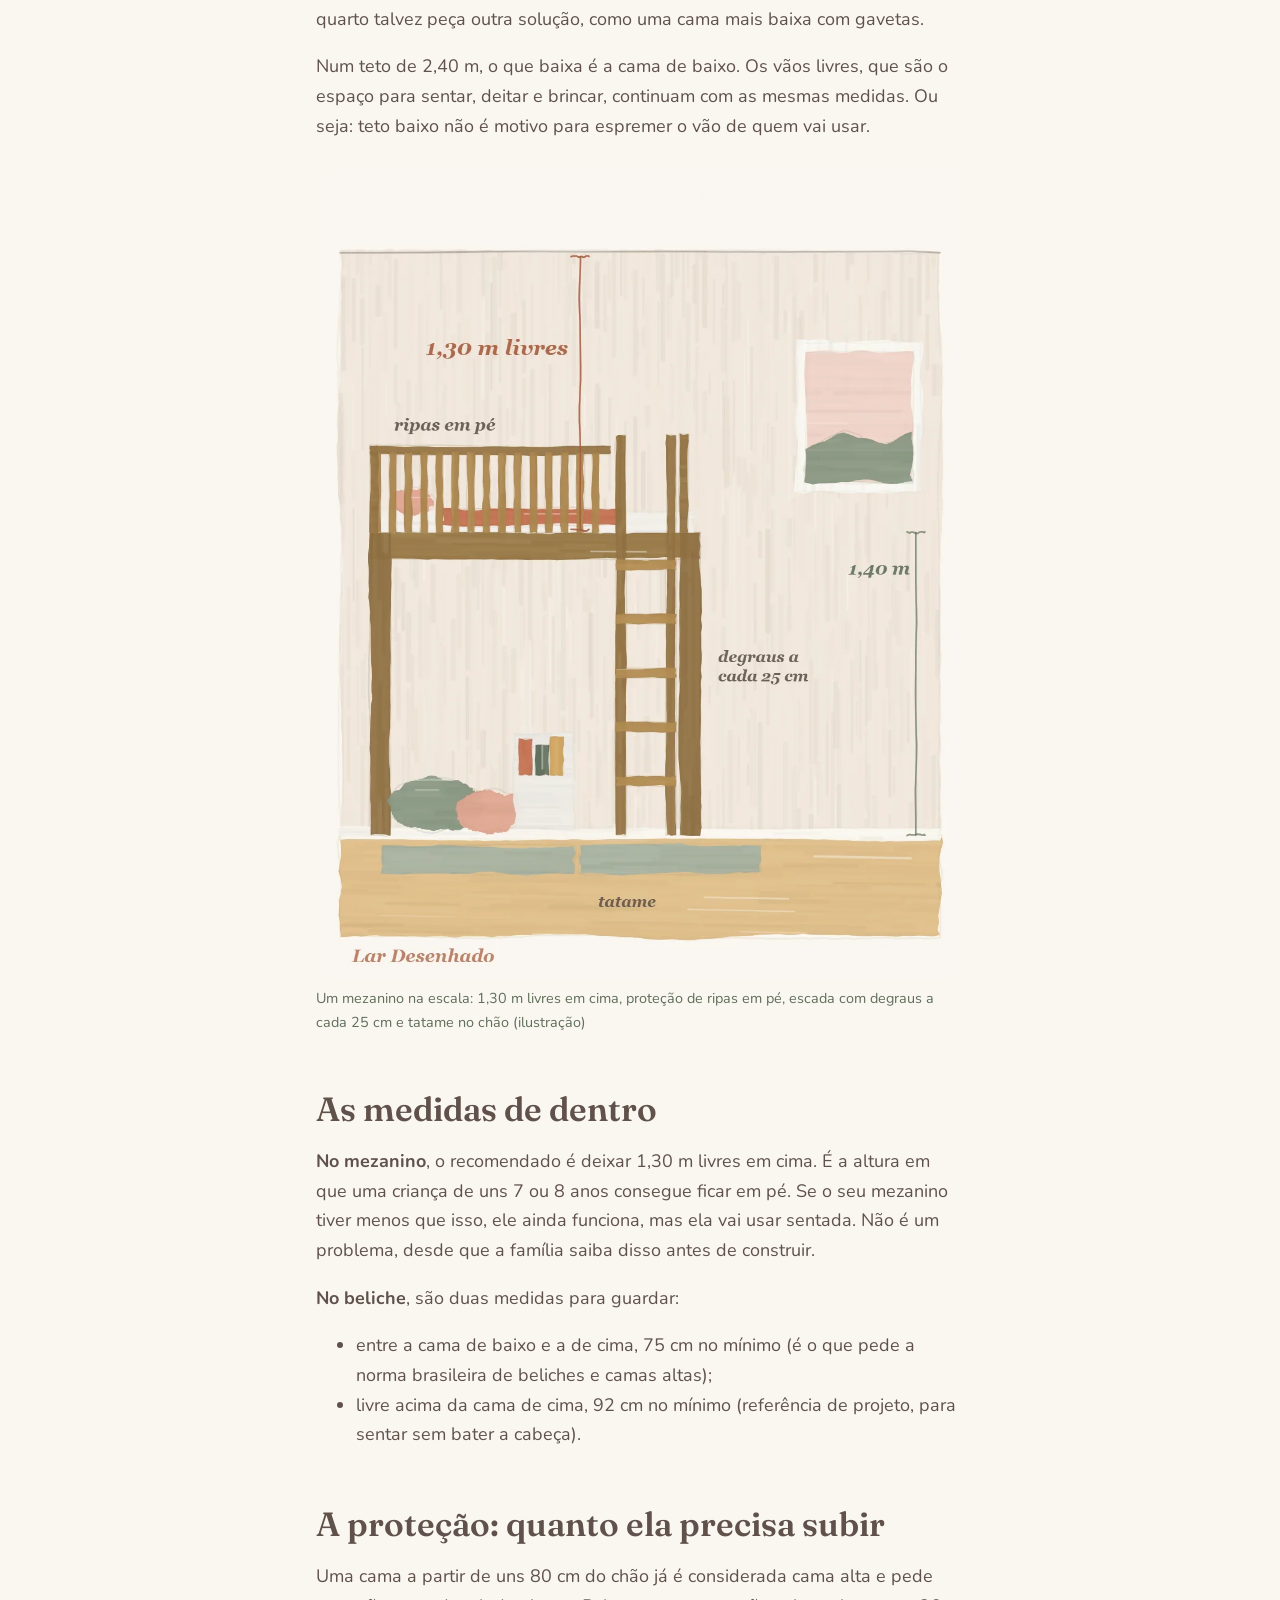
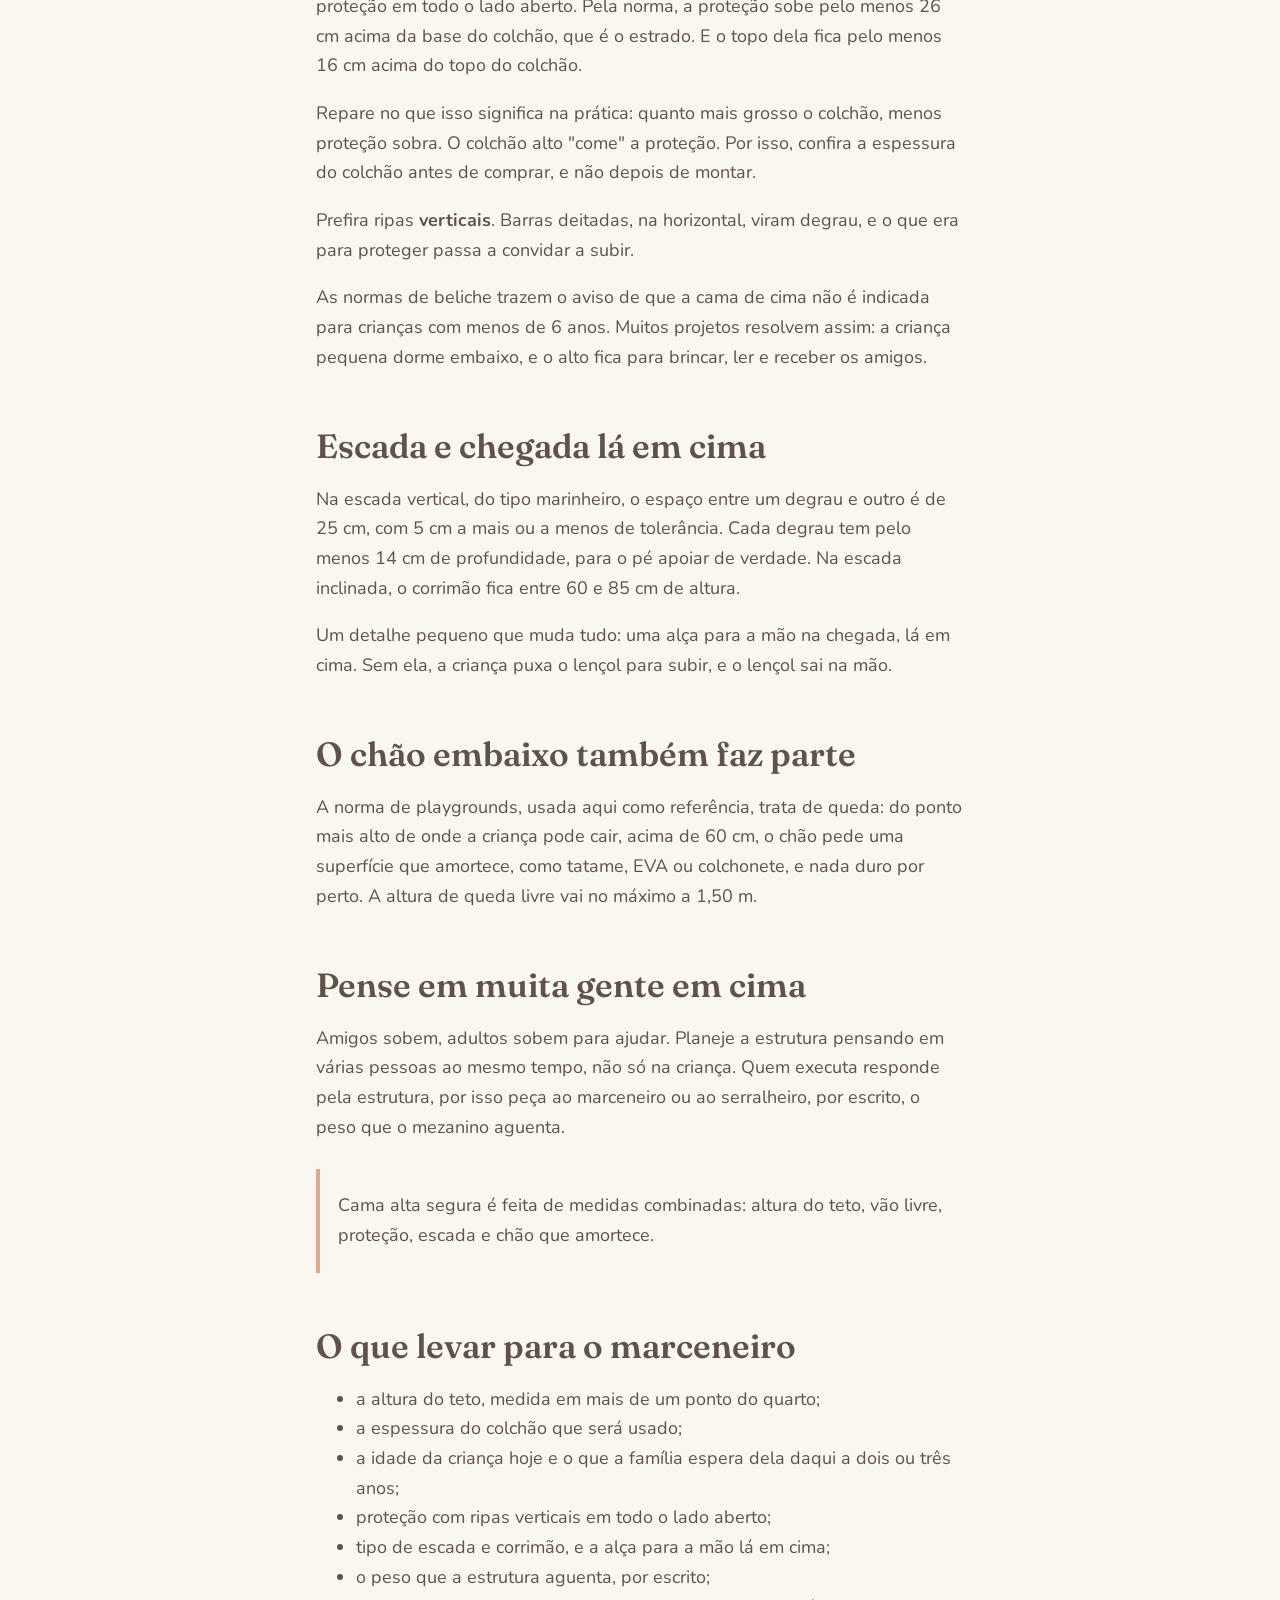
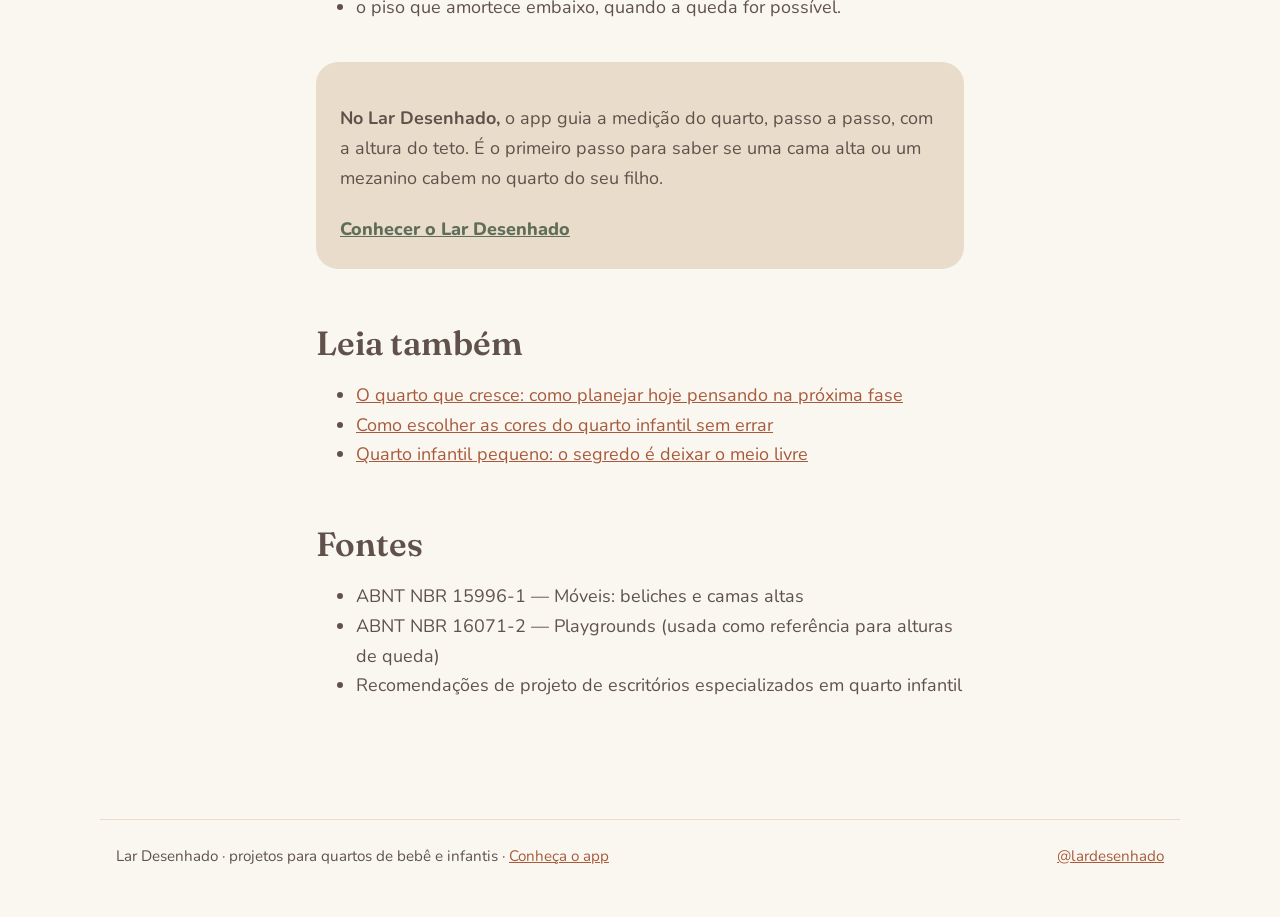
<file: docs/blog/cama-alta-e-mezanino-as-medidas-da-seguranca/index.html>
<!doctype html>
<html lang="pt-BR">
<head>
<meta charset="utf-8">
<meta name="viewport" content="width=device-width, initial-scale=1">
<title>Cama alta e mezanino: as medidas que deixam a brincadeira segura · Lar Desenhado</title>
<meta name="description" content="Qual a altura segura de uma cama alta, beliche ou mezanino infantil? Veja as medidas de proteção, escada e teto que deixam a brincadeira tranquila.">
<meta name="robots" content="noindex,nofollow">
<link rel="canonical" href="https://lardesenhado.com.br/blog/cama-alta-e-mezanino-as-medidas-da-seguranca/">
<meta property="og:title" content="Cama alta e mezanino: as medidas que deixam a brincadeira segura · Lar Desenhado">
<meta property="og:description" content="Qual a altura segura de uma cama alta, beliche ou mezanino infantil? Veja as medidas de proteção, escada e teto que deixam a brincadeira tranquila.">
<meta property="og:locale" content="pt_BR">
<meta property="og:image" content="https://lardesenhado.com.br/img/cama-alta-e-mezanino-as-medidas-da-seguranca-foto.webp">
<link rel="icon" href="../../favicon.ico">
<link rel="apple-touch-icon" href="../../apple-touch-icon.png">
<link rel="preconnect" href="https://fonts.googleapis.com">
<link rel="preconnect" href="https://fonts.gstatic.com" crossorigin>
<link href="https://fonts.googleapis.com/css2?family=Fraunces:opsz,wght@9..144,500;9..144,600&family=Nunito:wght@400;700;800&display=swap" rel="stylesheet">
<link rel="stylesheet" href="../../estilo.css">
</head>
<body>
<header class="topo"><div class="envolve">
  <a class="marca" href="../../"><img src="../../simbolo.svg" alt=""><span>Lar Desenhado<small>projetos para quartos de bebê e infantis</small></span></a>
  <nav class="menu"><a href="../../blog/">Artigos</a><a href="https://www.instagram.com/lardesenhado/">Instagram</a><a class="discreto" href="../../conheca/">Conheça o app</a></nav>
</div></header>
<main class="artigo">
<p class="editoria">Medida que protege</p>
<h1>Cama alta e mezanino: as medidas que deixam a brincadeira segura</h1>
<p class="data">Equipe Lar Desenhado · 13 de outubro de 2026</p>
<figure><img src="../../img/cama-alta-e-mezanino-as-medidas-da-seguranca-foto.webp" alt="Um mezanino de madeira clara com proteção de ripas em pé, escada com corrimão e colchonete no chão (imagem ilustrativa)"><figcaption>Um mezanino de madeira clara com proteção de ripas em pé, escada com corrimão e colchonete no chão (imagem ilustrativa)</figcaption></figure>
<p>Se você está pensando em cama alta, beliche ou mezanino, comece por uma conta simples: o teto do quarto precisa ter pelo menos 2,40 m de altura, e cada vão do móvel tem uma medida mínima para ser confortável. Com essas medidas respeitadas, o resto é cuidado com a proteção, a escada e o chão. Vamos por partes, com calma.</p>
<h2>Primeiro, a altura do teto</h2>
<p>Os projetistas chamam de pé-direito a altura entre o piso e o teto. Para pensar em beliche ou mezanino infantil, o ponto de partida é 2,40 m. Abaixo disso, o quarto talvez peça outra solução, como uma cama mais baixa com gavetas.</p>
<p>Num teto de 2,40 m, o que baixa é a cama de baixo. Os vãos livres, que são o espaço para sentar, deitar e brincar, continuam com as mesmas medidas. Ou seja: teto baixo não é motivo para espremer o vão de quem vai usar.</p>
<figure><img src="../../img/cama-alta-e-mezanino-as-medidas-da-seguranca.webp" alt="Um mezanino na escala: 1,30 m livres em cima, proteção de ripas em pé, escada com degraus a cada 25 cm e tatame no chão (ilustração)" loading="lazy"><figcaption>Um mezanino na escala: 1,30 m livres em cima, proteção de ripas em pé, escada com degraus a cada 25 cm e tatame no chão (ilustração)</figcaption></figure>
<h2>As medidas de dentro</h2>
<p><strong>No mezanino</strong>, o recomendado é deixar 1,30 m livres em cima. É a altura em que uma criança de uns 7 ou 8 anos consegue ficar em pé. Se o seu mezanino tiver menos que isso, ele ainda funciona, mas ela vai usar sentada. Não é um problema, desde que a família saiba disso antes de construir.</p>
<p><strong>No beliche</strong>, são duas medidas para guardar:</p>
<ul><li>entre a cama de baixo e a de cima, 75 cm no mínimo (é o que pede a norma brasileira de beliches e camas altas);</li><li>livre acima da cama de cima, 92 cm no mínimo (referência de projeto, para sentar sem bater a cabeça).</li></ul>
<h2>A proteção: quanto ela precisa subir</h2>
<p>Uma cama a partir de uns 80 cm do chão já é considerada cama alta e pede proteção em todo o lado aberto. Pela norma, a proteção sobe pelo menos 26 cm acima da base do colchão, que é o estrado. E o topo dela fica pelo menos 16 cm acima do topo do colchão.</p>
<p>Repare no que isso significa na prática: quanto mais grosso o colchão, menos proteção sobra. O colchão alto "come" a proteção. Por isso, confira a espessura do colchão antes de comprar, e não depois de montar.</p>
<p>Prefira ripas <strong>verticais</strong>. Barras deitadas, na horizontal, viram degrau, e o que era para proteger passa a convidar a subir.</p>
<p>As normas de beliche trazem o aviso de que a cama de cima não é indicada para crianças com menos de 6 anos. Muitos projetos resolvem assim: a criança pequena dorme embaixo, e o alto fica para brincar, ler e receber os amigos.</p>
<h2>Escada e chegada lá em cima</h2>
<p>Na escada vertical, do tipo marinheiro, o espaço entre um degrau e outro é de 25 cm, com 5 cm a mais ou a menos de tolerância. Cada degrau tem pelo menos 14 cm de profundidade, para o pé apoiar de verdade. Na escada inclinada, o corrimão fica entre 60 e 85 cm de altura.</p>
<p>Um detalhe pequeno que muda tudo: uma alça para a mão na chegada, lá em cima. Sem ela, a criança puxa o lençol para subir, e o lençol sai na mão.</p>
<h2>O chão embaixo também faz parte</h2>
<p>A norma de playgrounds, usada aqui como referência, trata de queda: do ponto mais alto de onde a criança pode cair, acima de 60 cm, o chão pede uma superfície que amortece, como tatame, EVA ou colchonete, e nada duro por perto. A altura de queda livre vai no máximo a 1,50 m.</p>
<h2>Pense em muita gente em cima</h2>
<p>Amigos sobem, adultos sobem para ajudar. Planeje a estrutura pensando em várias pessoas ao mesmo tempo, não só na criança. Quem executa responde pela estrutura, por isso peça ao marceneiro ou ao serralheiro, por escrito, o peso que o mezanino aguenta.</p>
<blockquote><p>Cama alta segura é feita de medidas combinadas: altura do teto, vão livre, proteção, escada e chão que amortece.</p></blockquote>
<h2>O que levar para o marceneiro</h2>
<ul><li>a altura do teto, medida em mais de um ponto do quarto;</li><li>a espessura do colchão que será usado;</li><li>a idade da criança hoje e o que a família espera dela daqui a dois ou três anos;</li><li>proteção com ripas verticais em todo o lado aberto;</li><li>tipo de escada e corrimão, e a alça para a mão lá em cima;</li><li>o peso que a estrutura aguenta, por escrito;</li><li>o piso que amortece embaixo, quando a queda for possível.</li></ul>
<aside class="chamada"><p><strong>No Lar Desenhado,</strong> o app guia a medição do quarto, passo a passo, com a altura do teto. É o primeiro passo para saber se uma cama alta ou um mezanino cabem no quarto do seu filho.</p><a class="botao-leve" href="../../conheca/">Conhecer o Lar Desenhado</a></aside>
<h2>Leia também</h2>
<ul><li><a href="../o-quarto-que-cresce-com-a-crianca/">O quarto que cresce: como planejar hoje pensando na próxima fase</a></li><li><a href="../paleta-do-quarto-infantil-sem-errar/">Como escolher as cores do quarto infantil sem errar</a></li><li><a href="../quarto-infantil-pequeno-centro-livre/">Quarto infantil pequeno: o segredo é deixar o meio livre</a></li></ul>
<h2>Fontes</h2>
<ul><li>ABNT NBR 15996-1 — Móveis: beliches e camas altas</li><li>ABNT NBR 16071-2 — Playgrounds (usada como referência para alturas de queda)</li><li>Recomendações de projeto de escritórios especializados em quarto infantil</li></ul>
</main>
<footer class="rodape"><div class="envolve">
  <span>Lar Desenhado · projetos para quartos de bebê e infantis · <a href="../../conheca/">Conheça o app</a></span>
  <span><a href="https://www.instagram.com/lardesenhado/">@lardesenhado</a></span>
</div></footer>
</body>
</html>
</file>
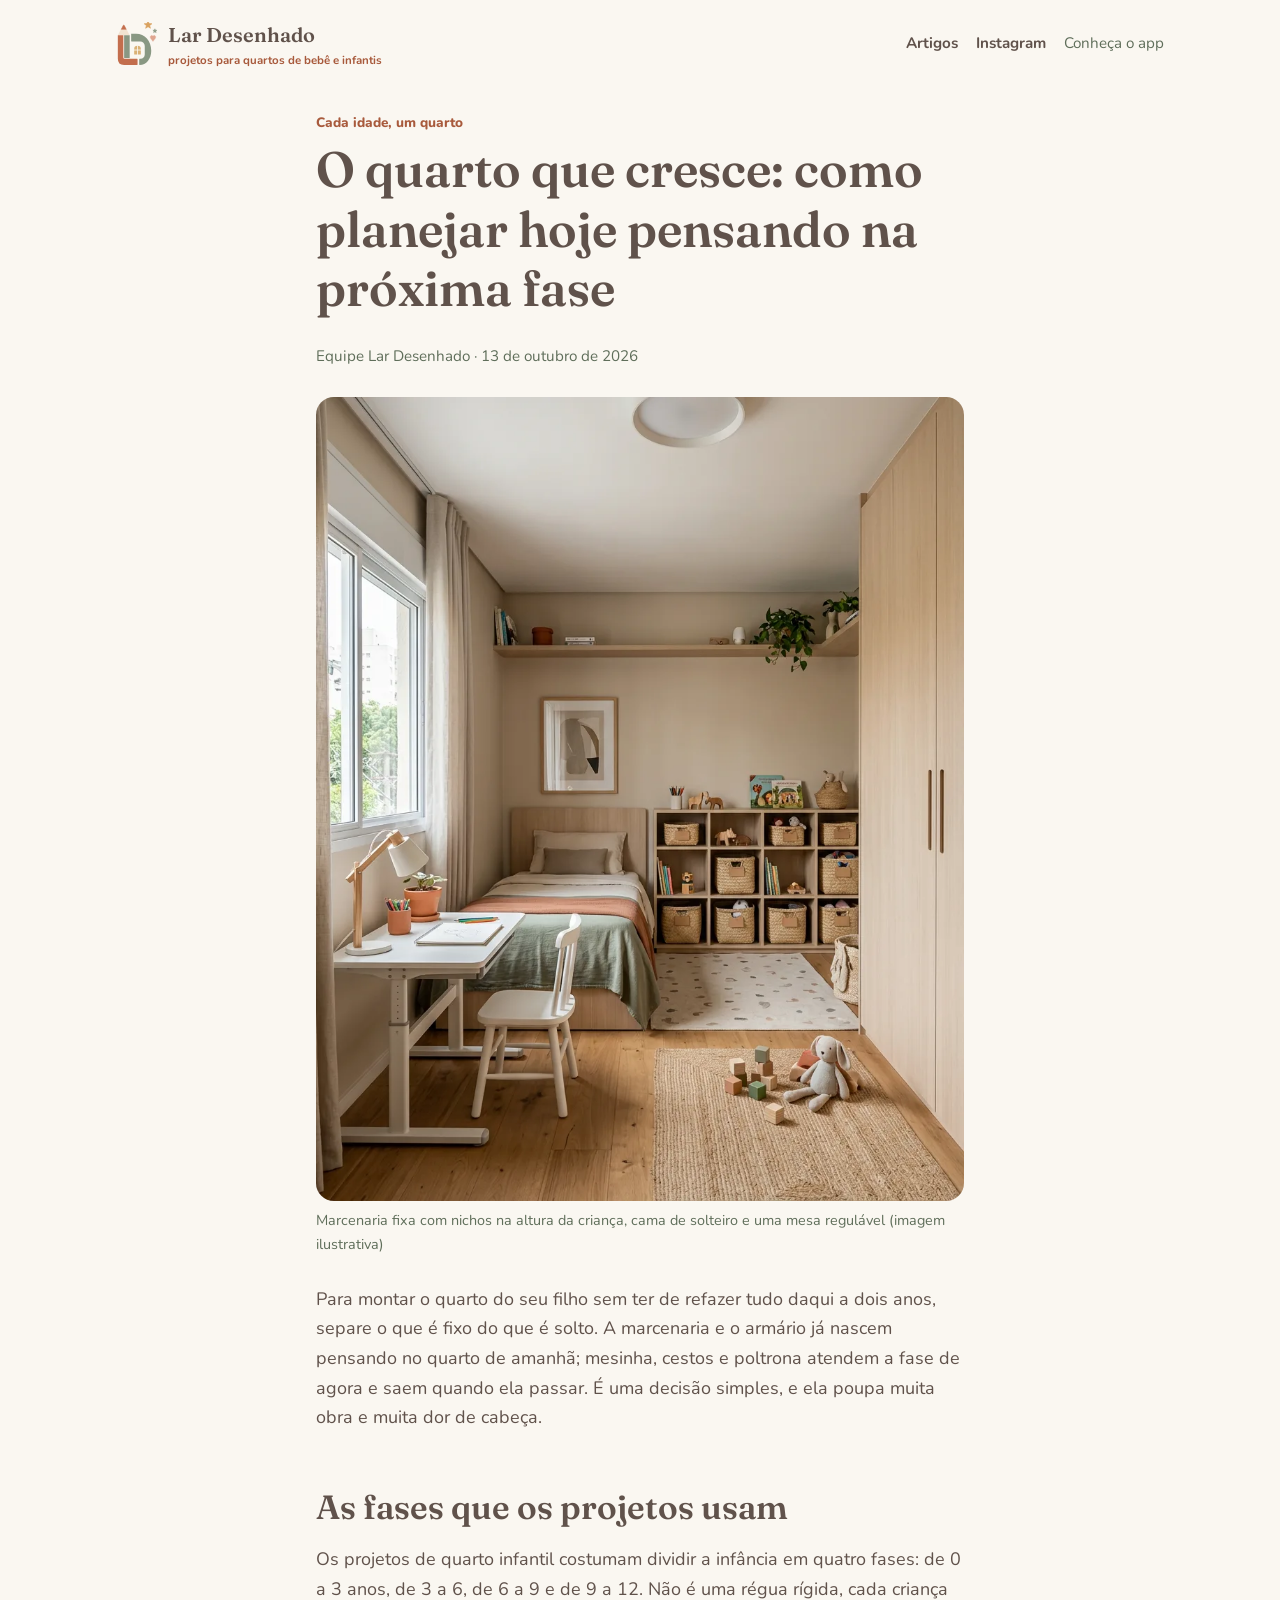
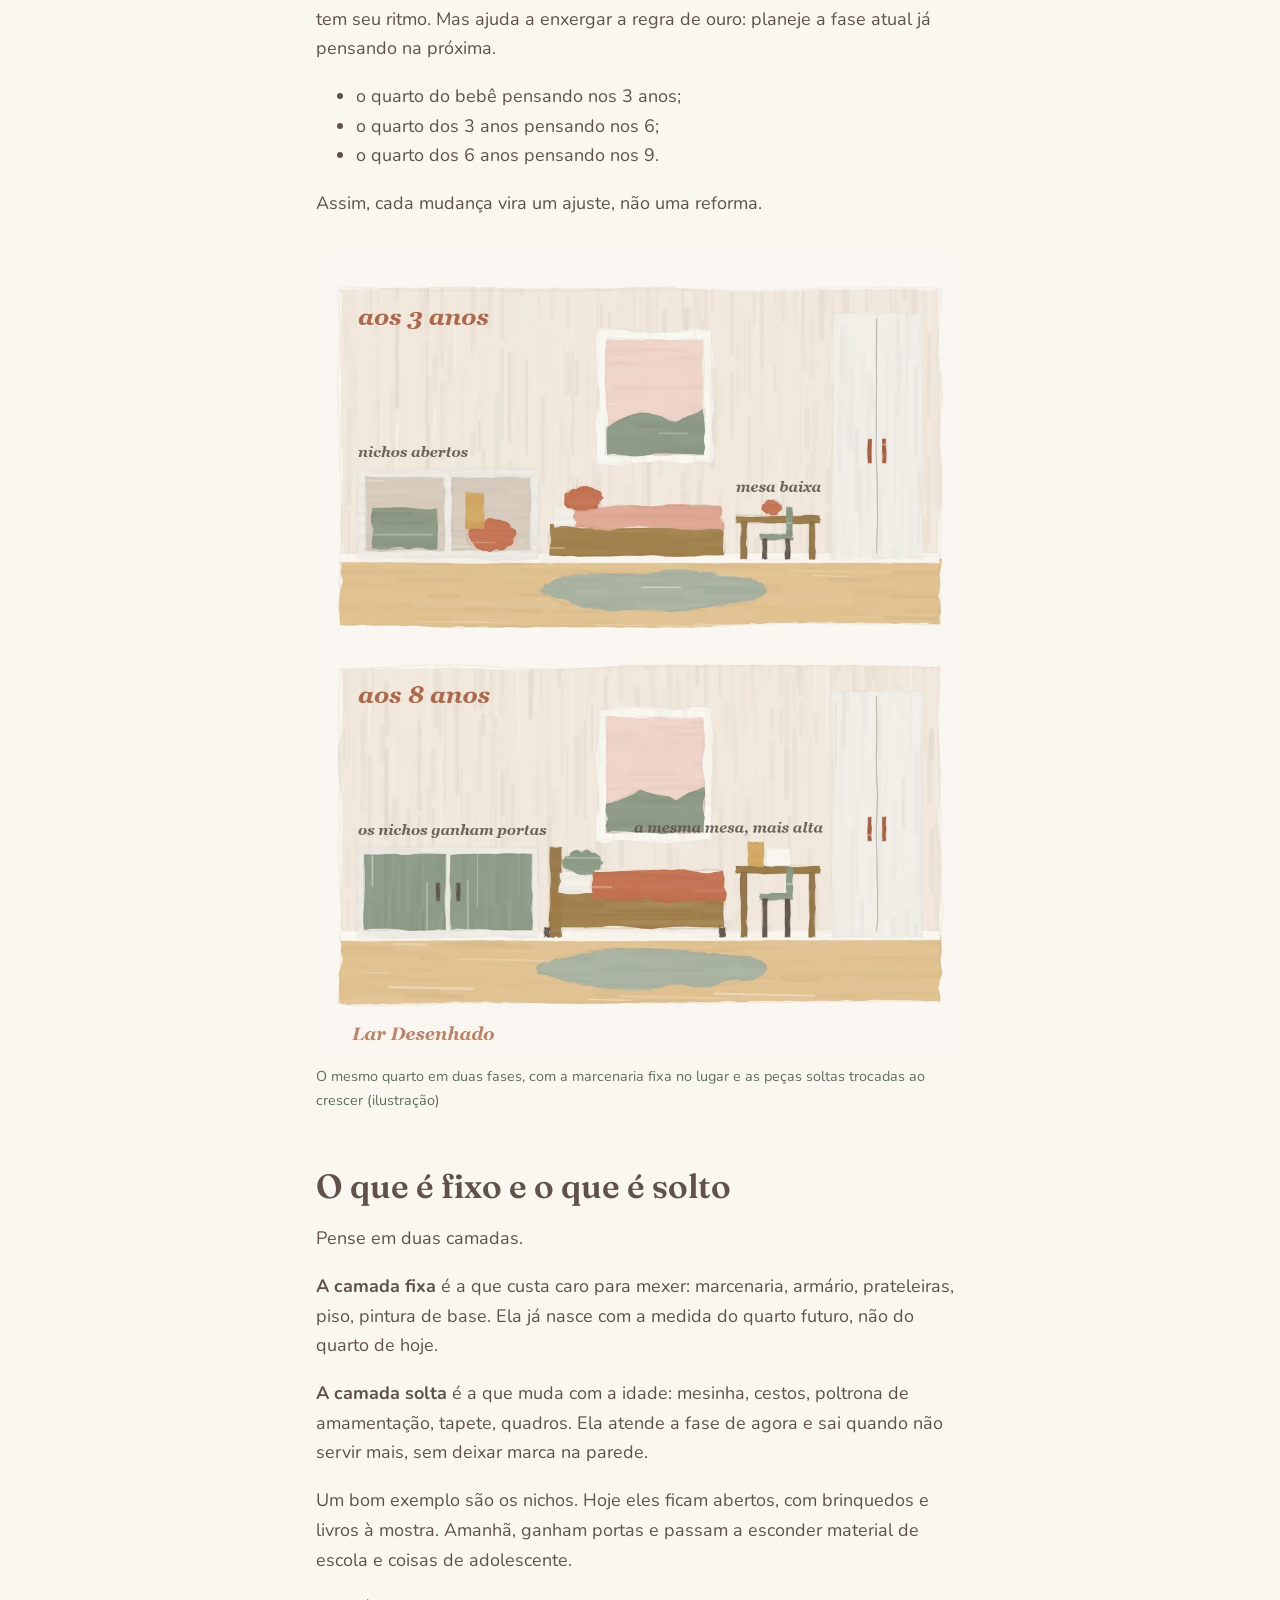
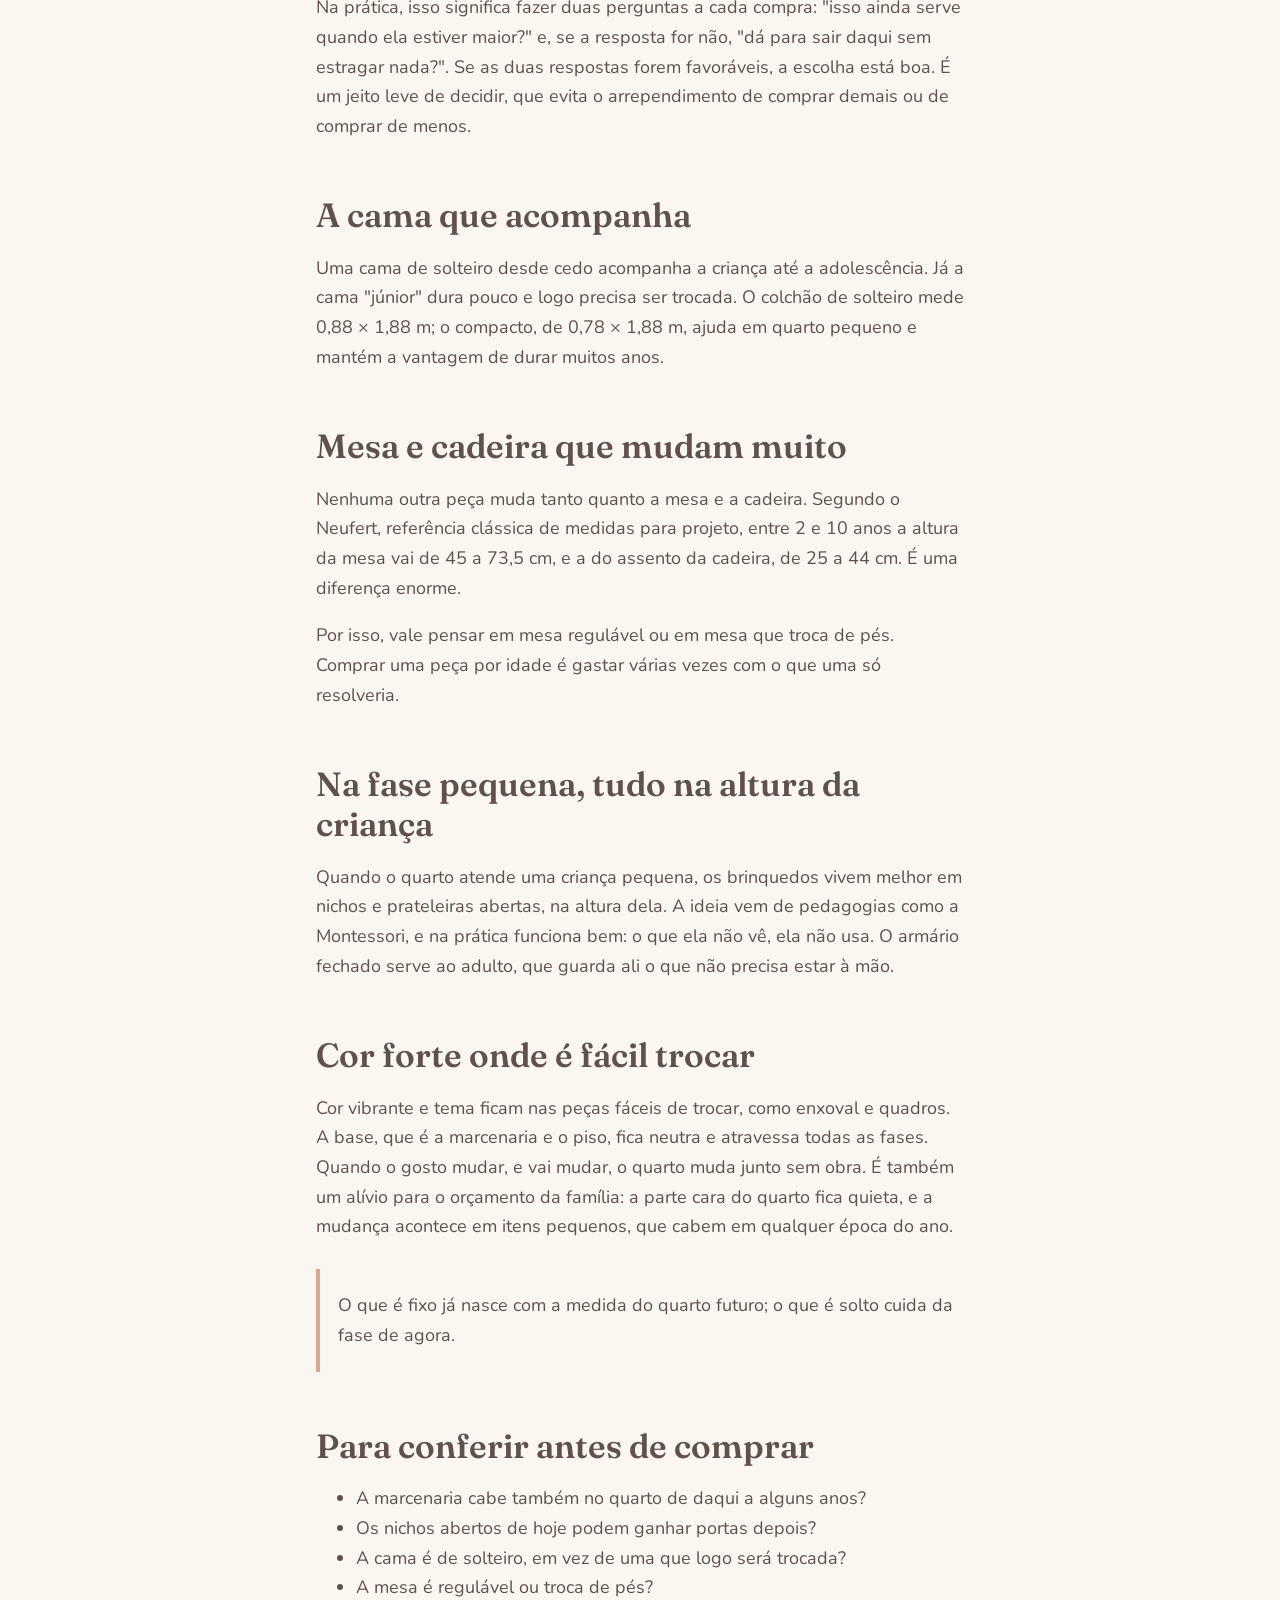
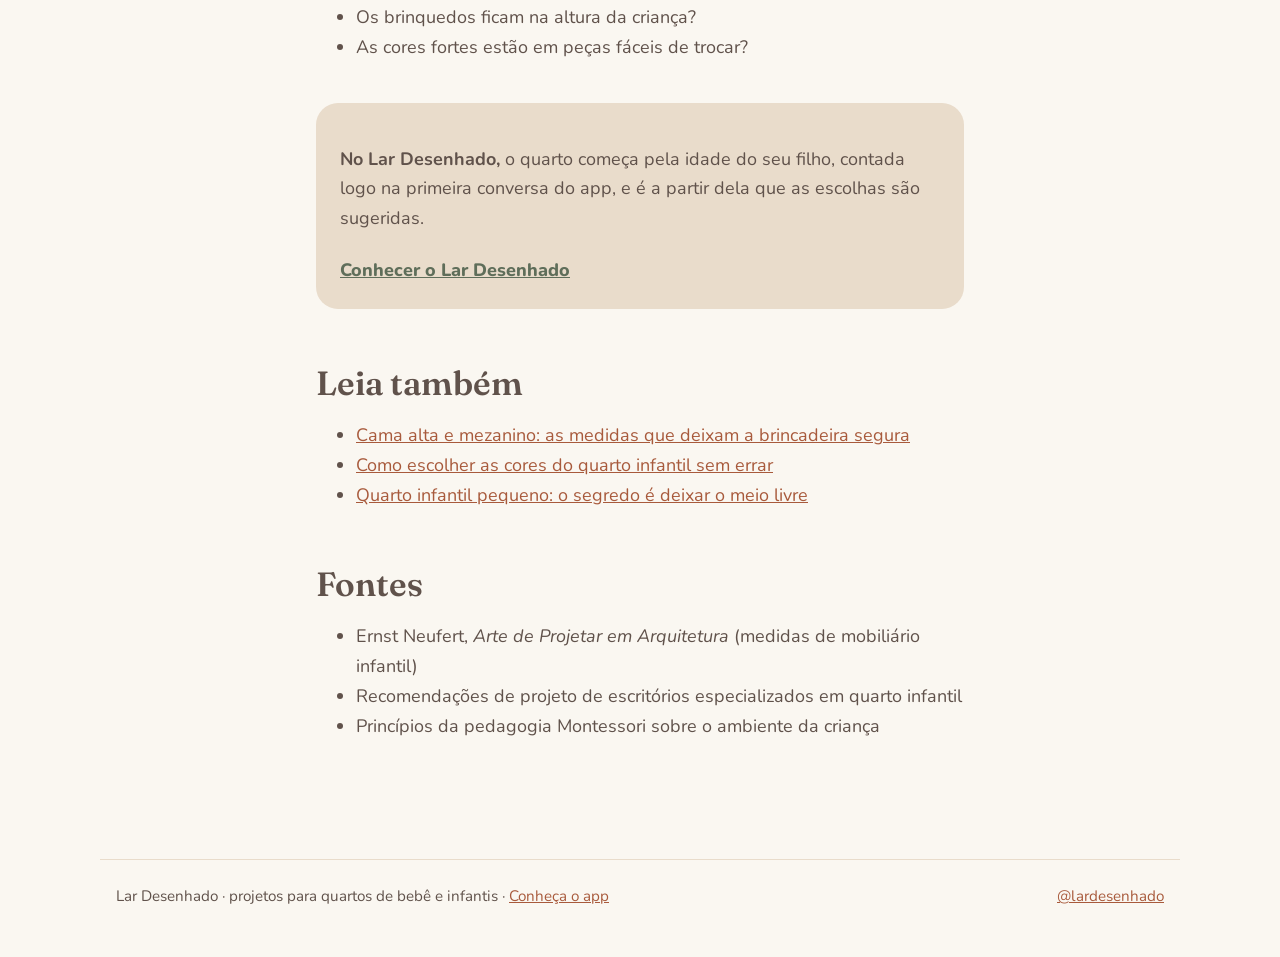
<file: docs/blog/o-quarto-que-cresce-com-a-crianca/index.html>
<!doctype html>
<html lang="pt-BR">
<head>
<meta charset="utf-8">
<meta name="viewport" content="width=device-width, initial-scale=1">
<title>O quarto que cresce: como planejar hoje pensando na próxima fase · Lar Desenhado</title>
<meta name="description" content="Como montar o quarto do seu filho sem refazer tudo em dois anos? Veja como planejar a fase de hoje já pensando na próxima, da marcenaria ao colchão.">
<meta name="robots" content="noindex,nofollow">
<link rel="canonical" href="https://lardesenhado.com.br/blog/o-quarto-que-cresce-com-a-crianca/">
<meta property="og:title" content="O quarto que cresce: como planejar hoje pensando na próxima fase · Lar Desenhado">
<meta property="og:description" content="Como montar o quarto do seu filho sem refazer tudo em dois anos? Veja como planejar a fase de hoje já pensando na próxima, da marcenaria ao colchão.">
<meta property="og:locale" content="pt_BR">
<meta property="og:image" content="https://lardesenhado.com.br/img/o-quarto-que-cresce-com-a-crianca-foto.webp">
<link rel="icon" href="../../favicon.ico">
<link rel="apple-touch-icon" href="../../apple-touch-icon.png">
<link rel="preconnect" href="https://fonts.googleapis.com">
<link rel="preconnect" href="https://fonts.gstatic.com" crossorigin>
<link href="https://fonts.googleapis.com/css2?family=Fraunces:opsz,wght@9..144,500;9..144,600&family=Nunito:wght@400;700;800&display=swap" rel="stylesheet">
<link rel="stylesheet" href="../../estilo.css">
</head>
<body>
<header class="topo"><div class="envolve">
  <a class="marca" href="../../"><img src="../../simbolo.svg" alt=""><span>Lar Desenhado<small>projetos para quartos de bebê e infantis</small></span></a>
  <nav class="menu"><a href="../../blog/">Artigos</a><a href="https://www.instagram.com/lardesenhado/">Instagram</a><a class="discreto" href="../../conheca/">Conheça o app</a></nav>
</div></header>
<main class="artigo">
<p class="editoria">Cada idade, um quarto</p>
<h1>O quarto que cresce: como planejar hoje pensando na próxima fase</h1>
<p class="data">Equipe Lar Desenhado · 13 de outubro de 2026</p>
<figure><img src="../../img/o-quarto-que-cresce-com-a-crianca-foto.webp" alt="Marcenaria fixa com nichos na altura da criança, cama de solteiro e uma mesa regulável (imagem ilustrativa)"><figcaption>Marcenaria fixa com nichos na altura da criança, cama de solteiro e uma mesa regulável (imagem ilustrativa)</figcaption></figure>
<p>Para montar o quarto do seu filho sem ter de refazer tudo daqui a dois anos, separe o que é fixo do que é solto. A marcenaria e o armário já nascem pensando no quarto de amanhã; mesinha, cestos e poltrona atendem a fase de agora e saem quando ela passar. É uma decisão simples, e ela poupa muita obra e muita dor de cabeça.</p>
<h2>As fases que os projetos usam</h2>
<p>Os projetos de quarto infantil costumam dividir a infância em quatro fases: de 0 a 3 anos, de 3 a 6, de 6 a 9 e de 9 a 12. Não é uma régua rígida, cada criança tem seu ritmo. Mas ajuda a enxergar a regra de ouro: planeje a fase atual já pensando na próxima.</p>
<ul><li>o quarto do bebê pensando nos 3 anos;</li><li>o quarto dos 3 anos pensando nos 6;</li><li>o quarto dos 6 anos pensando nos 9.</li></ul>
<p>Assim, cada mudança vira um ajuste, não uma reforma.</p>
<figure><img src="../../img/o-quarto-que-cresce-com-a-crianca.webp" alt="O mesmo quarto em duas fases, com a marcenaria fixa no lugar e as peças soltas trocadas ao crescer (ilustração)" loading="lazy"><figcaption>O mesmo quarto em duas fases, com a marcenaria fixa no lugar e as peças soltas trocadas ao crescer (ilustração)</figcaption></figure>
<h2>O que é fixo e o que é solto</h2>
<p>Pense em duas camadas.</p>
<p><strong>A camada fixa</strong> é a que custa caro para mexer: marcenaria, armário, prateleiras, piso, pintura de base. Ela já nasce com a medida do quarto futuro, não do quarto de hoje.</p>
<p><strong>A camada solta</strong> é a que muda com a idade: mesinha, cestos, poltrona de amamentação, tapete, quadros. Ela atende a fase de agora e sai quando não servir mais, sem deixar marca na parede.</p>
<p>Um bom exemplo são os nichos. Hoje eles ficam abertos, com brinquedos e livros à mostra. Amanhã, ganham portas e passam a esconder material de escola e coisas de adolescente.</p>
<p>Na prática, isso significa fazer duas perguntas a cada compra: "isso ainda serve quando ela estiver maior?" e, se a resposta for não, "dá para sair daqui sem estragar nada?". Se as duas respostas forem favoráveis, a escolha está boa. É um jeito leve de decidir, que evita o arrependimento de comprar demais ou de comprar de menos.</p>
<h2>A cama que acompanha</h2>
<p>Uma cama de solteiro desde cedo acompanha a criança até a adolescência. Já a cama "júnior" dura pouco e logo precisa ser trocada. O colchão de solteiro mede 0,88 × 1,88 m; o compacto, de 0,78 × 1,88 m, ajuda em quarto pequeno e mantém a vantagem de durar muitos anos.</p>
<h2>Mesa e cadeira que mudam muito</h2>
<p>Nenhuma outra peça muda tanto quanto a mesa e a cadeira. Segundo o Neufert, referência clássica de medidas para projeto, entre 2 e 10 anos a altura da mesa vai de 45 a 73,5 cm, e a do assento da cadeira, de 25 a 44 cm. É uma diferença enorme.</p>
<p>Por isso, vale pensar em mesa regulável ou em mesa que troca de pés. Comprar uma peça por idade é gastar várias vezes com o que uma só resolveria.</p>
<h2>Na fase pequena, tudo na altura da criança</h2>
<p>Quando o quarto atende uma criança pequena, os brinquedos vivem melhor em nichos e prateleiras abertas, na altura dela. A ideia vem de pedagogias como a Montessori, e na prática funciona bem: o que ela não vê, ela não usa. O armário fechado serve ao adulto, que guarda ali o que não precisa estar à mão.</p>
<h2>Cor forte onde é fácil trocar</h2>
<p>Cor vibrante e tema ficam nas peças fáceis de trocar, como enxoval e quadros. A base, que é a marcenaria e o piso, fica neutra e atravessa todas as fases. Quando o gosto mudar, e vai mudar, o quarto muda junto sem obra. É também um alívio para o orçamento da família: a parte cara do quarto fica quieta, e a mudança acontece em itens pequenos, que cabem em qualquer época do ano.</p>
<blockquote><p>O que é fixo já nasce com a medida do quarto futuro; o que é solto cuida da fase de agora.</p></blockquote>
<h2>Para conferir antes de comprar</h2>
<ul><li>A marcenaria cabe também no quarto de daqui a alguns anos?</li><li>Os nichos abertos de hoje podem ganhar portas depois?</li><li>A cama é de solteiro, em vez de uma que logo será trocada?</li><li>A mesa é regulável ou troca de pés?</li><li>Os brinquedos ficam na altura da criança?</li><li>As cores fortes estão em peças fáceis de trocar?</li></ul>
<aside class="chamada"><p><strong>No Lar Desenhado,</strong> o quarto começa pela idade do seu filho, contada logo na primeira conversa do app, e é a partir dela que as escolhas são sugeridas.</p><a class="botao-leve" href="../../conheca/">Conhecer o Lar Desenhado</a></aside>
<h2>Leia também</h2>
<ul><li><a href="../cama-alta-e-mezanino-as-medidas-da-seguranca/">Cama alta e mezanino: as medidas que deixam a brincadeira segura</a></li><li><a href="../paleta-do-quarto-infantil-sem-errar/">Como escolher as cores do quarto infantil sem errar</a></li><li><a href="../quarto-infantil-pequeno-centro-livre/">Quarto infantil pequeno: o segredo é deixar o meio livre</a></li></ul>
<h2>Fontes</h2>
<ul><li>Ernst Neufert, <em>Arte de Projetar em Arquitetura</em> (medidas de mobiliário infantil)</li><li>Recomendações de projeto de escritórios especializados em quarto infantil</li><li>Princípios da pedagogia Montessori sobre o ambiente da criança</li></ul>
</main>
<footer class="rodape"><div class="envolve">
  <span>Lar Desenhado · projetos para quartos de bebê e infantis · <a href="../../conheca/">Conheça o app</a></span>
  <span><a href="https://www.instagram.com/lardesenhado/">@lardesenhado</a></span>
</div></footer>
</body>
</html>
</file>
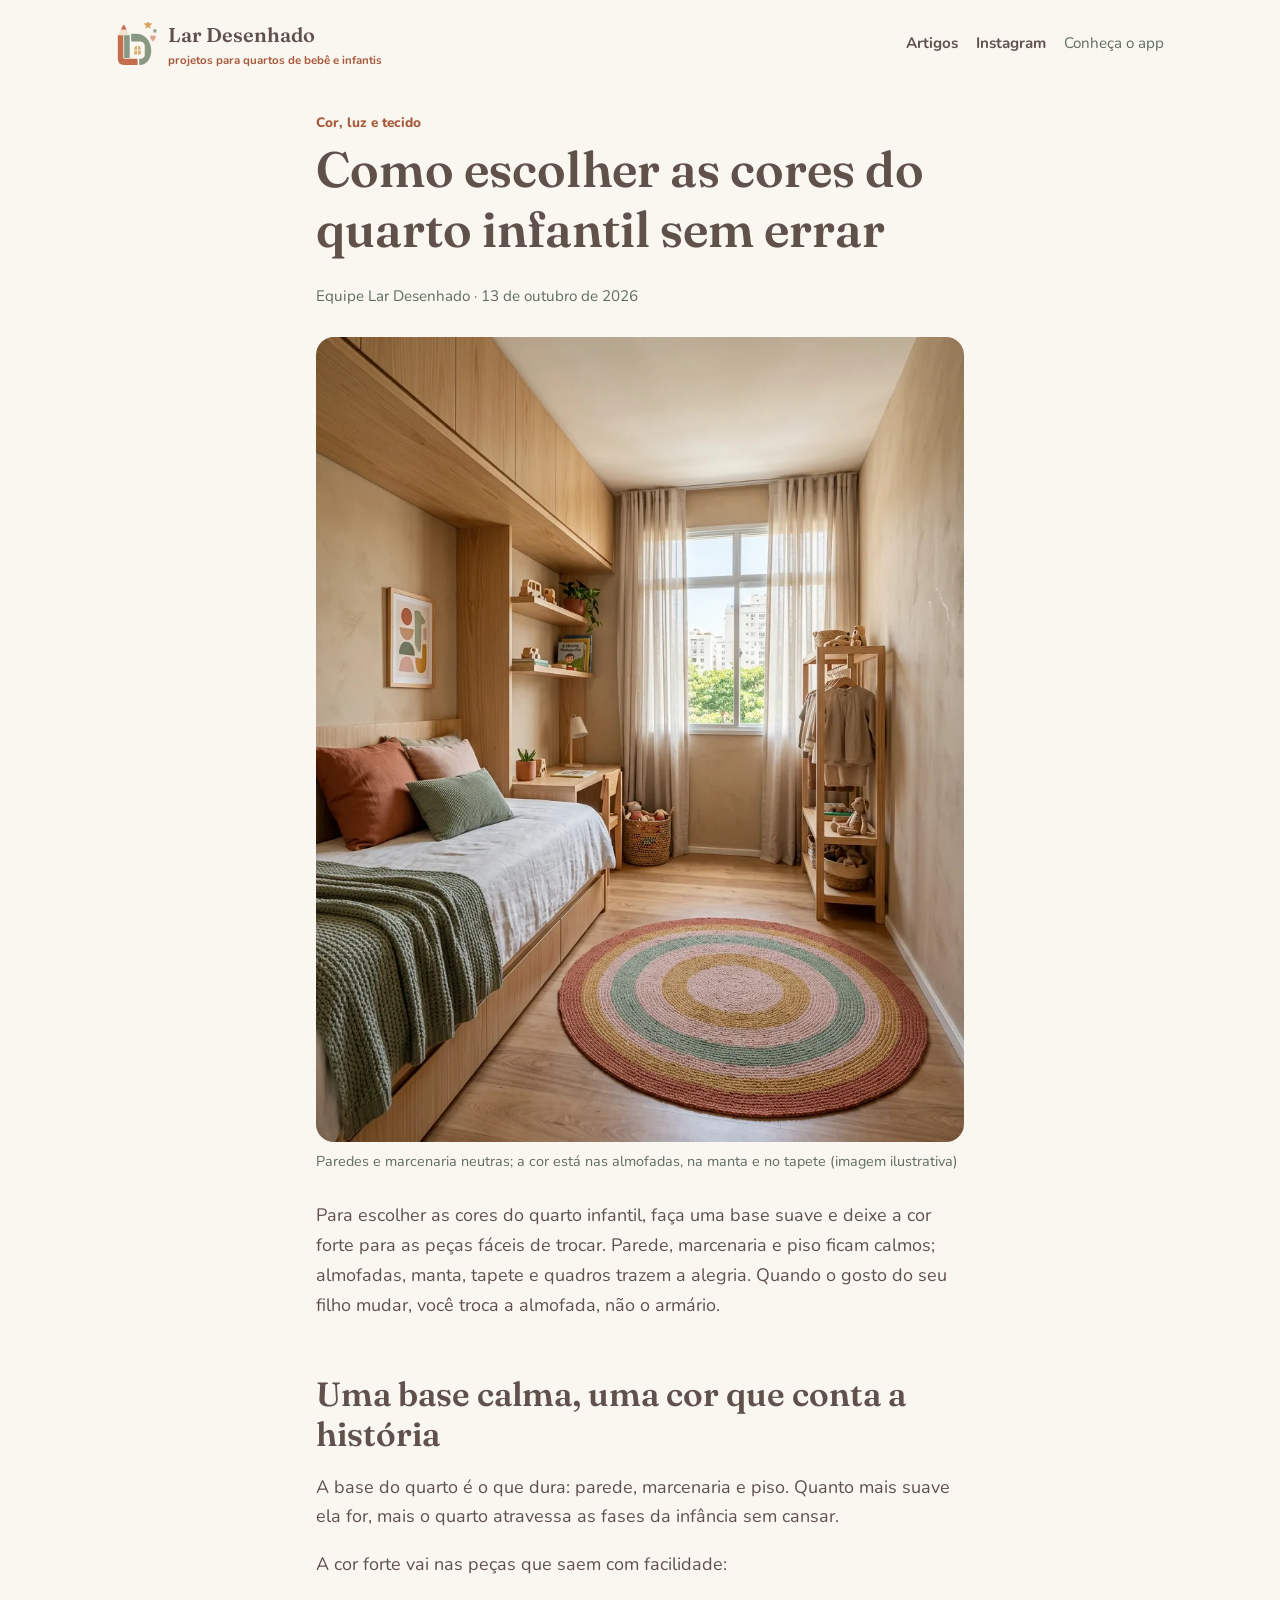
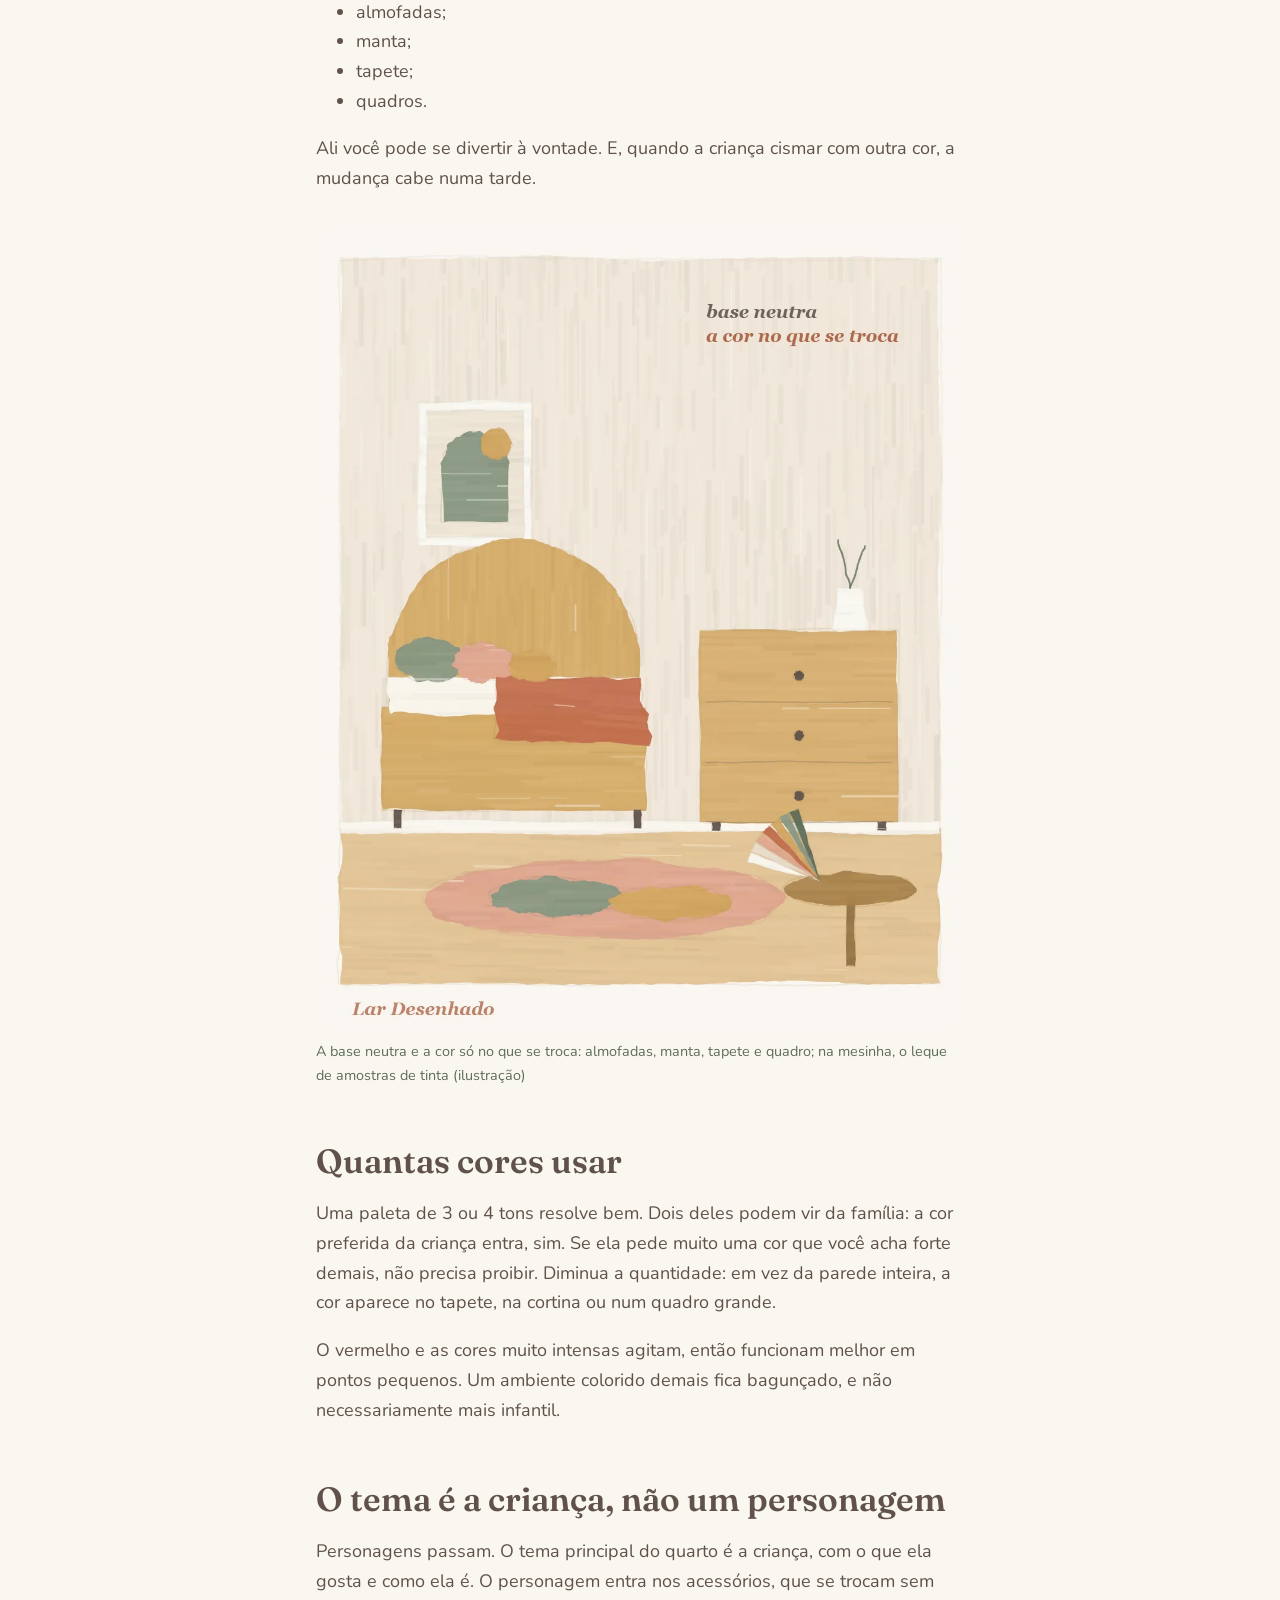
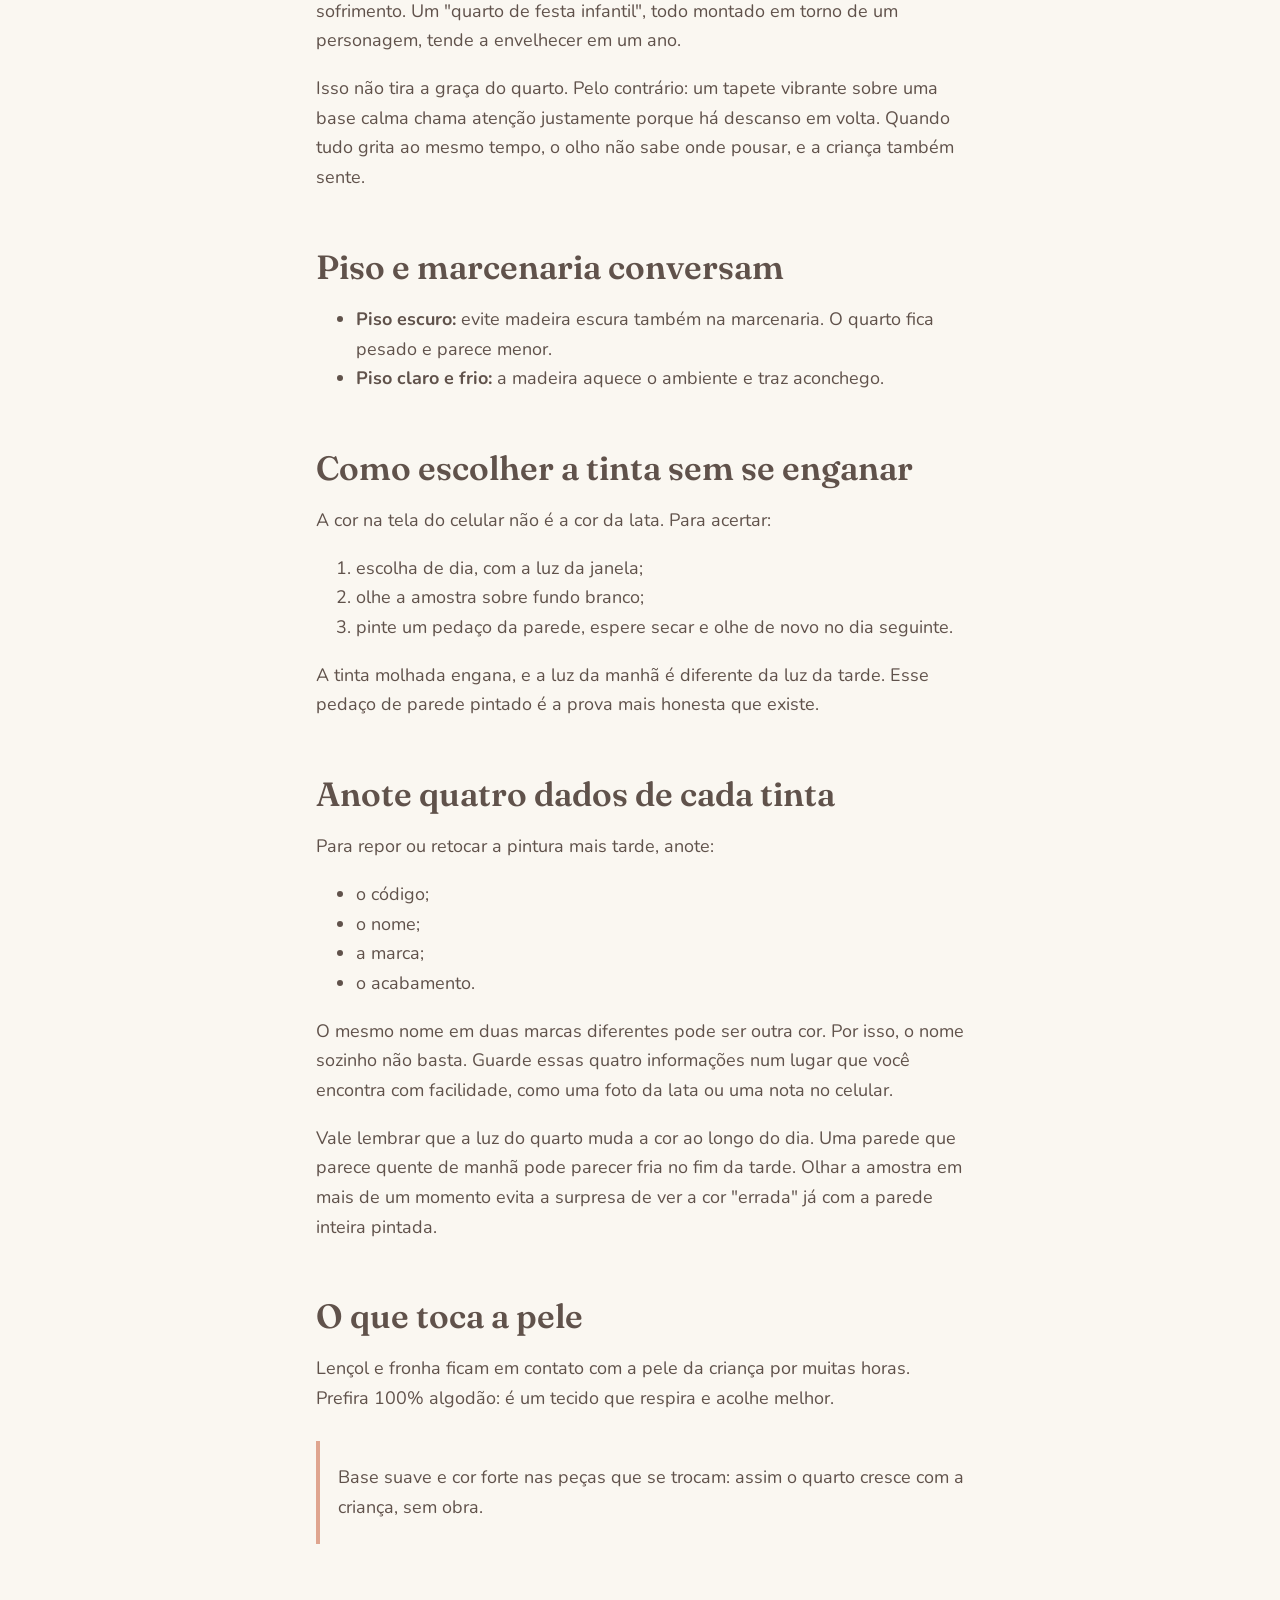
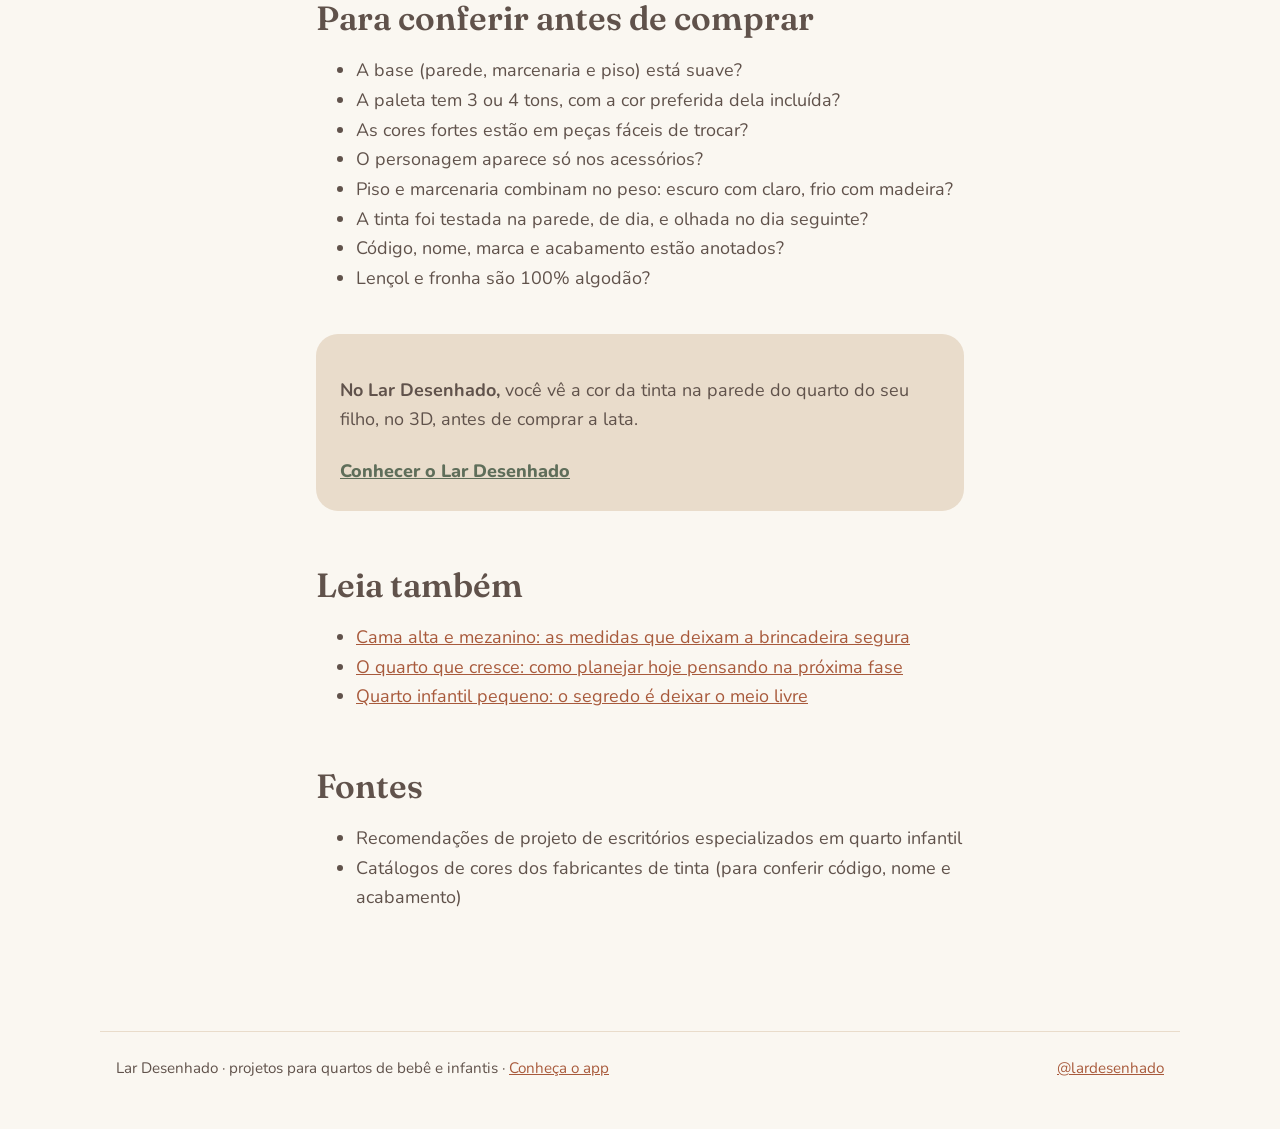
<file: docs/blog/paleta-do-quarto-infantil-sem-errar/index.html>
<!doctype html>
<html lang="pt-BR">
<head>
<meta charset="utf-8">
<meta name="viewport" content="width=device-width, initial-scale=1">
<title>Como escolher as cores do quarto infantil sem errar · Lar Desenhado</title>
<meta name="description" content="Que cores usar no quarto infantil? Veja como montar a paleta, evitar excesso de cor e acertar a tinta antes de comprar a lata.">
<meta name="robots" content="noindex,nofollow">
<link rel="canonical" href="https://lardesenhado.com.br/blog/paleta-do-quarto-infantil-sem-errar/">
<meta property="og:title" content="Como escolher as cores do quarto infantil sem errar · Lar Desenhado">
<meta property="og:description" content="Que cores usar no quarto infantil? Veja como montar a paleta, evitar excesso de cor e acertar a tinta antes de comprar a lata.">
<meta property="og:locale" content="pt_BR">
<meta property="og:image" content="https://lardesenhado.com.br/img/paleta-do-quarto-infantil-sem-errar-foto.webp">
<link rel="icon" href="../../favicon.ico">
<link rel="apple-touch-icon" href="../../apple-touch-icon.png">
<link rel="preconnect" href="https://fonts.googleapis.com">
<link rel="preconnect" href="https://fonts.gstatic.com" crossorigin>
<link href="https://fonts.googleapis.com/css2?family=Fraunces:opsz,wght@9..144,500;9..144,600&family=Nunito:wght@400;700;800&display=swap" rel="stylesheet">
<link rel="stylesheet" href="../../estilo.css">
</head>
<body>
<header class="topo"><div class="envolve">
  <a class="marca" href="../../"><img src="../../simbolo.svg" alt=""><span>Lar Desenhado<small>projetos para quartos de bebê e infantis</small></span></a>
  <nav class="menu"><a href="../../blog/">Artigos</a><a href="https://www.instagram.com/lardesenhado/">Instagram</a><a class="discreto" href="../../conheca/">Conheça o app</a></nav>
</div></header>
<main class="artigo">
<p class="editoria">Cor, luz e tecido</p>
<h1>Como escolher as cores do quarto infantil sem errar</h1>
<p class="data">Equipe Lar Desenhado · 13 de outubro de 2026</p>
<figure><img src="../../img/paleta-do-quarto-infantil-sem-errar-foto.webp" alt="Paredes e marcenaria neutras; a cor está nas almofadas, na manta e no tapete (imagem ilustrativa)"><figcaption>Paredes e marcenaria neutras; a cor está nas almofadas, na manta e no tapete (imagem ilustrativa)</figcaption></figure>
<p>Para escolher as cores do quarto infantil, faça uma base suave e deixe a cor forte para as peças fáceis de trocar. Parede, marcenaria e piso ficam calmos; almofadas, manta, tapete e quadros trazem a alegria. Quando o gosto do seu filho mudar, você troca a almofada, não o armário.</p>
<h2>Uma base calma, uma cor que conta a história</h2>
<p>A base do quarto é o que dura: parede, marcenaria e piso. Quanto mais suave ela for, mais o quarto atravessa as fases da infância sem cansar.</p>
<p>A cor forte vai nas peças que saem com facilidade:</p>
<ul><li>almofadas;</li><li>manta;</li><li>tapete;</li><li>quadros.</li></ul>
<p>Ali você pode se divertir à vontade. E, quando a criança cismar com outra cor, a mudança cabe numa tarde.</p>
<figure><img src="../../img/paleta-do-quarto-infantil-sem-errar.webp" alt="A base neutra e a cor só no que se troca: almofadas, manta, tapete e quadro; na mesinha, o leque de amostras de tinta (ilustração)" loading="lazy"><figcaption>A base neutra e a cor só no que se troca: almofadas, manta, tapete e quadro; na mesinha, o leque de amostras de tinta (ilustração)</figcaption></figure>
<h2>Quantas cores usar</h2>
<p>Uma paleta de 3 ou 4 tons resolve bem. Dois deles podem vir da família: a cor preferida da criança entra, sim. Se ela pede muito uma cor que você acha forte demais, não precisa proibir. Diminua a quantidade: em vez da parede inteira, a cor aparece no tapete, na cortina ou num quadro grande.</p>
<p>O vermelho e as cores muito intensas agitam, então funcionam melhor em pontos pequenos. Um ambiente colorido demais fica bagunçado, e não necessariamente mais infantil.</p>
<h2>O tema é a criança, não um personagem</h2>
<p>Personagens passam. O tema principal do quarto é a criança, com o que ela gosta e como ela é. O personagem entra nos acessórios, que se trocam sem sofrimento. Um "quarto de festa infantil", todo montado em torno de um personagem, tende a envelhecer em um ano.</p>
<p>Isso não tira a graça do quarto. Pelo contrário: um tapete vibrante sobre uma base calma chama atenção justamente porque há descanso em volta. Quando tudo grita ao mesmo tempo, o olho não sabe onde pousar, e a criança também sente.</p>
<h2>Piso e marcenaria conversam</h2>
<ul><li><strong>Piso escuro:</strong> evite madeira escura também na marcenaria. O quarto fica pesado e parece menor.</li><li><strong>Piso claro e frio:</strong> a madeira aquece o ambiente e traz aconchego.</li></ul>
<h2>Como escolher a tinta sem se enganar</h2>
<p>A cor na tela do celular não é a cor da lata. Para acertar:</p>
<ol><li>escolha de dia, com a luz da janela;</li><li>olhe a amostra sobre fundo branco;</li><li>pinte um pedaço da parede, espere secar e olhe de novo no dia seguinte.</li></ol>
<p>A tinta molhada engana, e a luz da manhã é diferente da luz da tarde. Esse pedaço de parede pintado é a prova mais honesta que existe.</p>
<h2>Anote quatro dados de cada tinta</h2>
<p>Para repor ou retocar a pintura mais tarde, anote:</p>
<ul><li>o código;</li><li>o nome;</li><li>a marca;</li><li>o acabamento.</li></ul>
<p>O mesmo nome em duas marcas diferentes pode ser outra cor. Por isso, o nome sozinho não basta. Guarde essas quatro informações num lugar que você encontra com facilidade, como uma foto da lata ou uma nota no celular.</p>
<p>Vale lembrar que a luz do quarto muda a cor ao longo do dia. Uma parede que parece quente de manhã pode parecer fria no fim da tarde. Olhar a amostra em mais de um momento evita a surpresa de ver a cor "errada" já com a parede inteira pintada.</p>
<h2>O que toca a pele</h2>
<p>Lençol e fronha ficam em contato com a pele da criança por muitas horas. Prefira 100% algodão: é um tecido que respira e acolhe melhor.</p>
<blockquote><p>Base suave e cor forte nas peças que se trocam: assim o quarto cresce com a criança, sem obra.</p></blockquote>
<h2>Para conferir antes de comprar</h2>
<ul><li>A base (parede, marcenaria e piso) está suave?</li><li>A paleta tem 3 ou 4 tons, com a cor preferida dela incluída?</li><li>As cores fortes estão em peças fáceis de trocar?</li><li>O personagem aparece só nos acessórios?</li><li>Piso e marcenaria combinam no peso: escuro com claro, frio com madeira?</li><li>A tinta foi testada na parede, de dia, e olhada no dia seguinte?</li><li>Código, nome, marca e acabamento estão anotados?</li><li>Lençol e fronha são 100% algodão?</li></ul>
<aside class="chamada"><p><strong>No Lar Desenhado,</strong> você vê a cor da tinta na parede do quarto do seu filho, no 3D, antes de comprar a lata.</p><a class="botao-leve" href="../../conheca/">Conhecer o Lar Desenhado</a></aside>
<h2>Leia também</h2>
<ul><li><a href="../cama-alta-e-mezanino-as-medidas-da-seguranca/">Cama alta e mezanino: as medidas que deixam a brincadeira segura</a></li><li><a href="../o-quarto-que-cresce-com-a-crianca/">O quarto que cresce: como planejar hoje pensando na próxima fase</a></li><li><a href="../quarto-infantil-pequeno-centro-livre/">Quarto infantil pequeno: o segredo é deixar o meio livre</a></li></ul>
<h2>Fontes</h2>
<ul><li>Recomendações de projeto de escritórios especializados em quarto infantil</li><li>Catálogos de cores dos fabricantes de tinta (para conferir código, nome e acabamento)</li></ul>
</main>
<footer class="rodape"><div class="envolve">
  <span>Lar Desenhado · projetos para quartos de bebê e infantis · <a href="../../conheca/">Conheça o app</a></span>
  <span><a href="https://www.instagram.com/lardesenhado/">@lardesenhado</a></span>
</div></footer>
</body>
</html>
</file>
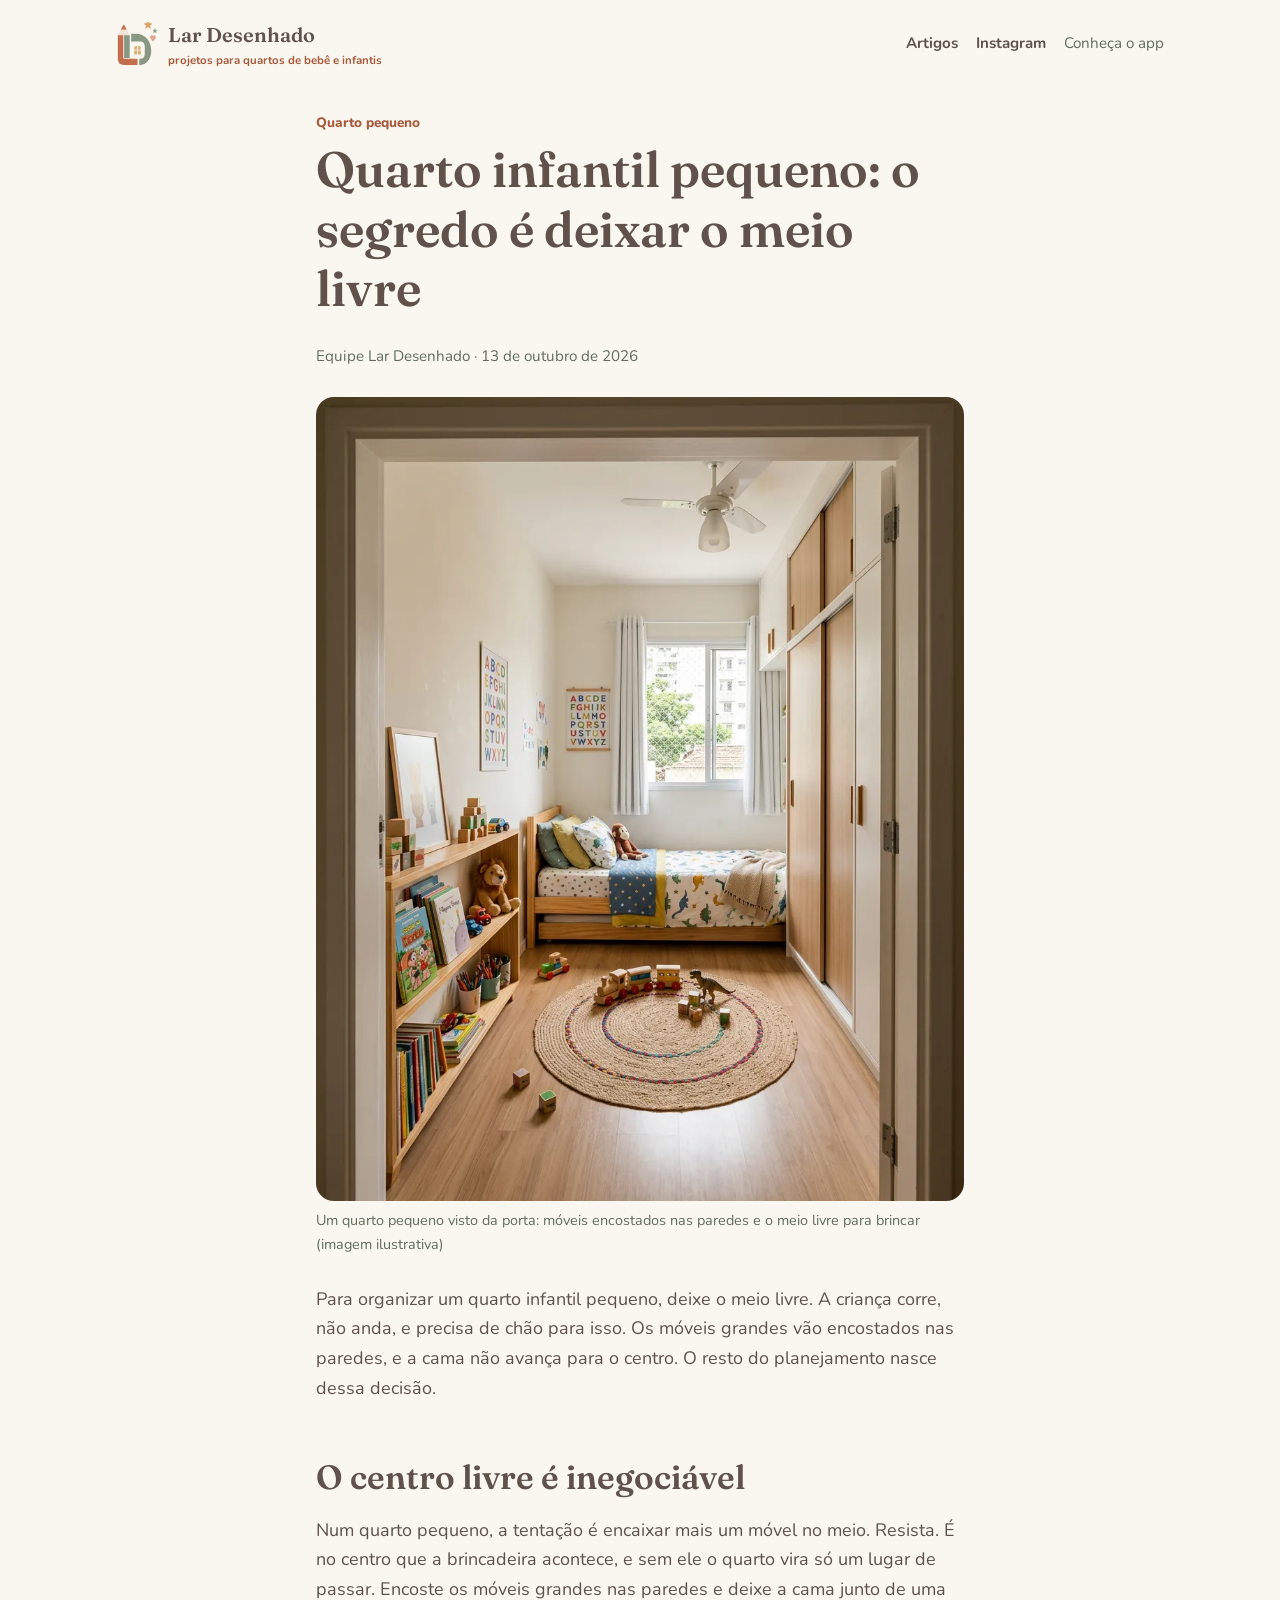
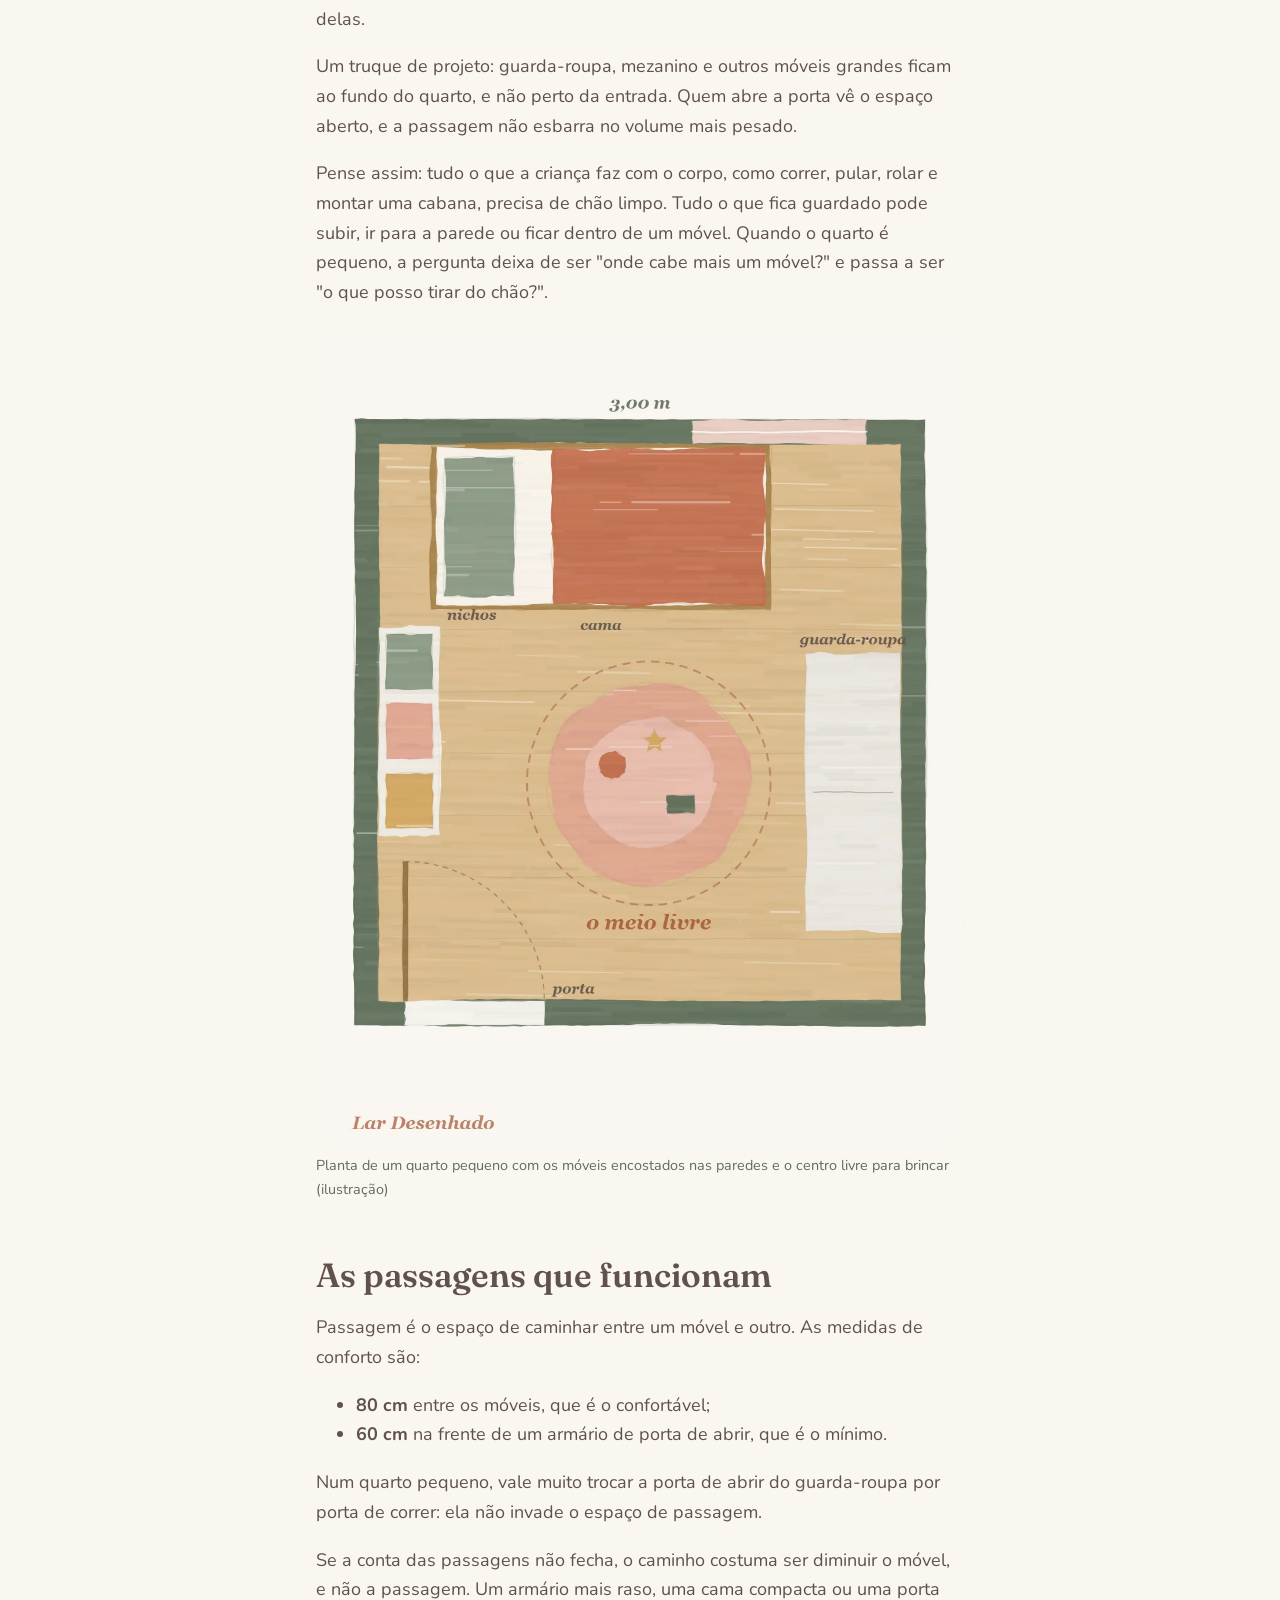
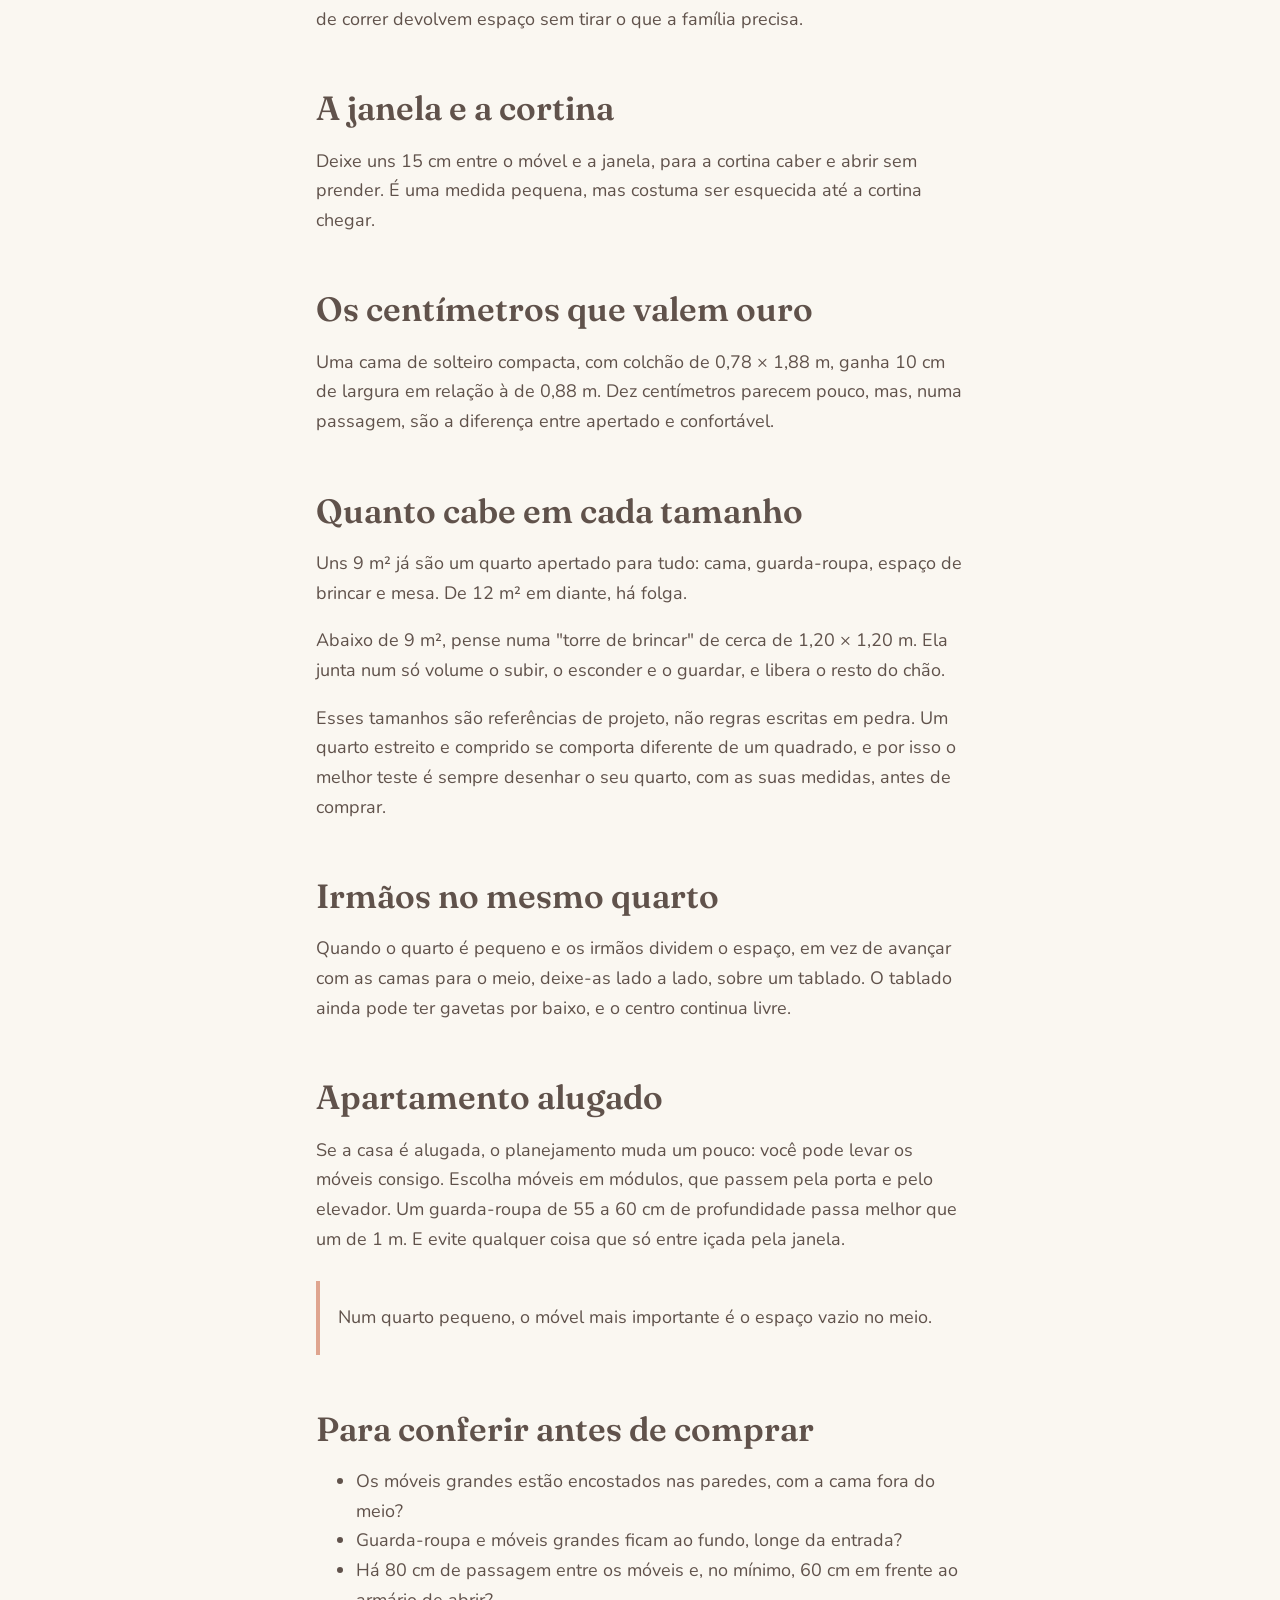
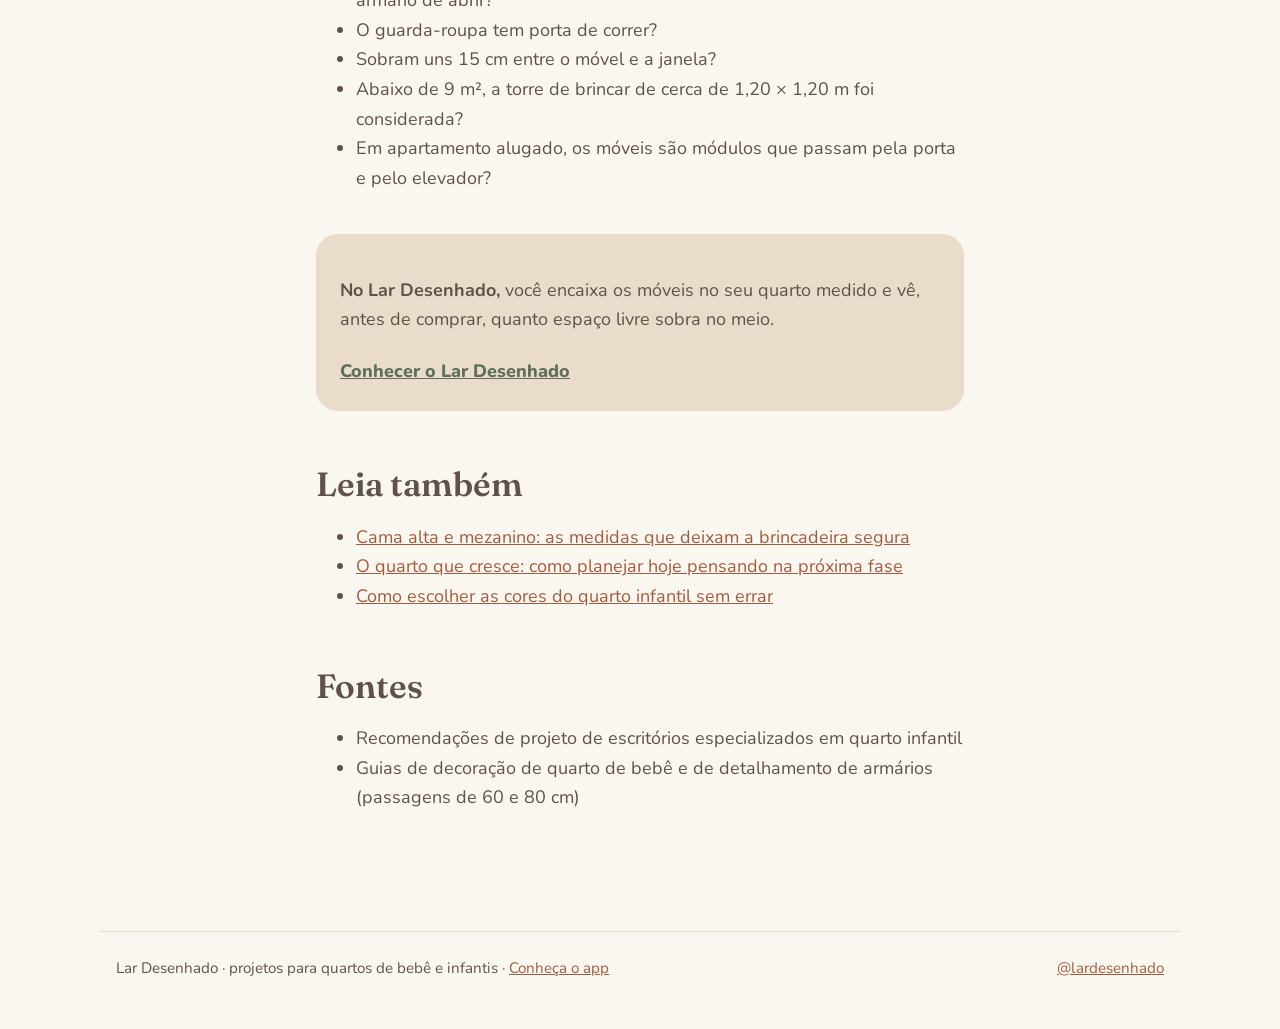
<file: docs/blog/quarto-infantil-pequeno-centro-livre/index.html>
<!doctype html>
<html lang="pt-BR">
<head>
<meta charset="utf-8">
<meta name="viewport" content="width=device-width, initial-scale=1">
<title>Quarto infantil pequeno: o segredo é deixar o meio livre · Lar Desenhado</title>
<meta name="description" content="Como organizar um quarto infantil pequeno? Deixe o centro livre, encoste os móveis e respeite as passagens de 60 e 80 cm. Veja o passo a passo.">
<meta name="robots" content="noindex,nofollow">
<link rel="canonical" href="https://lardesenhado.com.br/blog/quarto-infantil-pequeno-centro-livre/">
<meta property="og:title" content="Quarto infantil pequeno: o segredo é deixar o meio livre · Lar Desenhado">
<meta property="og:description" content="Como organizar um quarto infantil pequeno? Deixe o centro livre, encoste os móveis e respeite as passagens de 60 e 80 cm. Veja o passo a passo.">
<meta property="og:locale" content="pt_BR">
<meta property="og:image" content="https://lardesenhado.com.br/img/quarto-infantil-pequeno-centro-livre-foto.webp">
<link rel="icon" href="../../favicon.ico">
<link rel="apple-touch-icon" href="../../apple-touch-icon.png">
<link rel="preconnect" href="https://fonts.googleapis.com">
<link rel="preconnect" href="https://fonts.gstatic.com" crossorigin>
<link href="https://fonts.googleapis.com/css2?family=Fraunces:opsz,wght@9..144,500;9..144,600&family=Nunito:wght@400;700;800&display=swap" rel="stylesheet">
<link rel="stylesheet" href="../../estilo.css">
</head>
<body>
<header class="topo"><div class="envolve">
  <a class="marca" href="../../"><img src="../../simbolo.svg" alt=""><span>Lar Desenhado<small>projetos para quartos de bebê e infantis</small></span></a>
  <nav class="menu"><a href="../../blog/">Artigos</a><a href="https://www.instagram.com/lardesenhado/">Instagram</a><a class="discreto" href="../../conheca/">Conheça o app</a></nav>
</div></header>
<main class="artigo">
<p class="editoria">Quarto pequeno</p>
<h1>Quarto infantil pequeno: o segredo é deixar o meio livre</h1>
<p class="data">Equipe Lar Desenhado · 13 de outubro de 2026</p>
<figure><img src="../../img/quarto-infantil-pequeno-centro-livre-foto.webp" alt="Um quarto pequeno visto da porta: móveis encostados nas paredes e o meio livre para brincar (imagem ilustrativa)"><figcaption>Um quarto pequeno visto da porta: móveis encostados nas paredes e o meio livre para brincar (imagem ilustrativa)</figcaption></figure>
<p>Para organizar um quarto infantil pequeno, deixe o meio livre. A criança corre, não anda, e precisa de chão para isso. Os móveis grandes vão encostados nas paredes, e a cama não avança para o centro. O resto do planejamento nasce dessa decisão.</p>
<h2>O centro livre é inegociável</h2>
<p>Num quarto pequeno, a tentação é encaixar mais um móvel no meio. Resista. É no centro que a brincadeira acontece, e sem ele o quarto vira só um lugar de passar. Encoste os móveis grandes nas paredes e deixe a cama junto de uma delas.</p>
<p>Um truque de projeto: guarda-roupa, mezanino e outros móveis grandes ficam ao fundo do quarto, e não perto da entrada. Quem abre a porta vê o espaço aberto, e a passagem não esbarra no volume mais pesado.</p>
<p>Pense assim: tudo o que a criança faz com o corpo, como correr, pular, rolar e montar uma cabana, precisa de chão limpo. Tudo o que fica guardado pode subir, ir para a parede ou ficar dentro de um móvel. Quando o quarto é pequeno, a pergunta deixa de ser "onde cabe mais um móvel?" e passa a ser "o que posso tirar do chão?".</p>
<figure><img src="../../img/quarto-infantil-pequeno-centro-livre.webp" alt="Planta de um quarto pequeno com os móveis encostados nas paredes e o centro livre para brincar (ilustração)" loading="lazy"><figcaption>Planta de um quarto pequeno com os móveis encostados nas paredes e o centro livre para brincar (ilustração)</figcaption></figure>
<h2>As passagens que funcionam</h2>
<p>Passagem é o espaço de caminhar entre um móvel e outro. As medidas de conforto são:</p>
<ul><li><strong>80 cm</strong> entre os móveis, que é o confortável;</li><li><strong>60 cm</strong> na frente de um armário de porta de abrir, que é o mínimo.</li></ul>
<p>Num quarto pequeno, vale muito trocar a porta de abrir do guarda-roupa por porta de correr: ela não invade o espaço de passagem.</p>
<p>Se a conta das passagens não fecha, o caminho costuma ser diminuir o móvel, e não a passagem. Um armário mais raso, uma cama compacta ou uma porta de correr devolvem espaço sem tirar o que a família precisa.</p>
<h2>A janela e a cortina</h2>
<p>Deixe uns 15 cm entre o móvel e a janela, para a cortina caber e abrir sem prender. É uma medida pequena, mas costuma ser esquecida até a cortina chegar.</p>
<h2>Os centímetros que valem ouro</h2>
<p>Uma cama de solteiro compacta, com colchão de 0,78 × 1,88 m, ganha 10 cm de largura em relação à de 0,88 m. Dez centímetros parecem pouco, mas, numa passagem, são a diferença entre apertado e confortável.</p>
<h2>Quanto cabe em cada tamanho</h2>
<p>Uns 9 m² já são um quarto apertado para tudo: cama, guarda-roupa, espaço de brincar e mesa. De 12 m² em diante, há folga.</p>
<p>Abaixo de 9 m², pense numa "torre de brincar" de cerca de 1,20 × 1,20 m. Ela junta num só volume o subir, o esconder e o guardar, e libera o resto do chão.</p>
<p>Esses tamanhos são referências de projeto, não regras escritas em pedra. Um quarto estreito e comprido se comporta diferente de um quadrado, e por isso o melhor teste é sempre desenhar o seu quarto, com as suas medidas, antes de comprar.</p>
<h2>Irmãos no mesmo quarto</h2>
<p>Quando o quarto é pequeno e os irmãos dividem o espaço, em vez de avançar com as camas para o meio, deixe-as lado a lado, sobre um tablado. O tablado ainda pode ter gavetas por baixo, e o centro continua livre.</p>
<h2>Apartamento alugado</h2>
<p>Se a casa é alugada, o planejamento muda um pouco: você pode levar os móveis consigo. Escolha móveis em módulos, que passem pela porta e pelo elevador. Um guarda-roupa de 55 a 60 cm de profundidade passa melhor que um de 1 m. E evite qualquer coisa que só entre içada pela janela.</p>
<blockquote><p>Num quarto pequeno, o móvel mais importante é o espaço vazio no meio.</p></blockquote>
<h2>Para conferir antes de comprar</h2>
<ul><li>Os móveis grandes estão encostados nas paredes, com a cama fora do meio?</li><li>Guarda-roupa e móveis grandes ficam ao fundo, longe da entrada?</li><li>Há 80 cm de passagem entre os móveis e, no mínimo, 60 cm em frente ao armário de abrir?</li><li>O guarda-roupa tem porta de correr?</li><li>Sobram uns 15 cm entre o móvel e a janela?</li><li>Abaixo de 9 m², a torre de brincar de cerca de 1,20 × 1,20 m foi considerada?</li><li>Em apartamento alugado, os móveis são módulos que passam pela porta e pelo elevador?</li></ul>
<aside class="chamada"><p><strong>No Lar Desenhado,</strong> você encaixa os móveis no seu quarto medido e vê, antes de comprar, quanto espaço livre sobra no meio.</p><a class="botao-leve" href="../../conheca/">Conhecer o Lar Desenhado</a></aside>
<h2>Leia também</h2>
<ul><li><a href="../cama-alta-e-mezanino-as-medidas-da-seguranca/">Cama alta e mezanino: as medidas que deixam a brincadeira segura</a></li><li><a href="../o-quarto-que-cresce-com-a-crianca/">O quarto que cresce: como planejar hoje pensando na próxima fase</a></li><li><a href="../paleta-do-quarto-infantil-sem-errar/">Como escolher as cores do quarto infantil sem errar</a></li></ul>
<h2>Fontes</h2>
<ul><li>Recomendações de projeto de escritórios especializados em quarto infantil</li><li>Guias de decoração de quarto de bebê e de detalhamento de armários (passagens de 60 e 80 cm)</li></ul>
</main>
<footer class="rodape"><div class="envolve">
  <span>Lar Desenhado · projetos para quartos de bebê e infantis · <a href="../../conheca/">Conheça o app</a></span>
  <span><a href="https://www.instagram.com/lardesenhado/">@lardesenhado</a></span>
</div></footer>
</body>
</html>
</file>
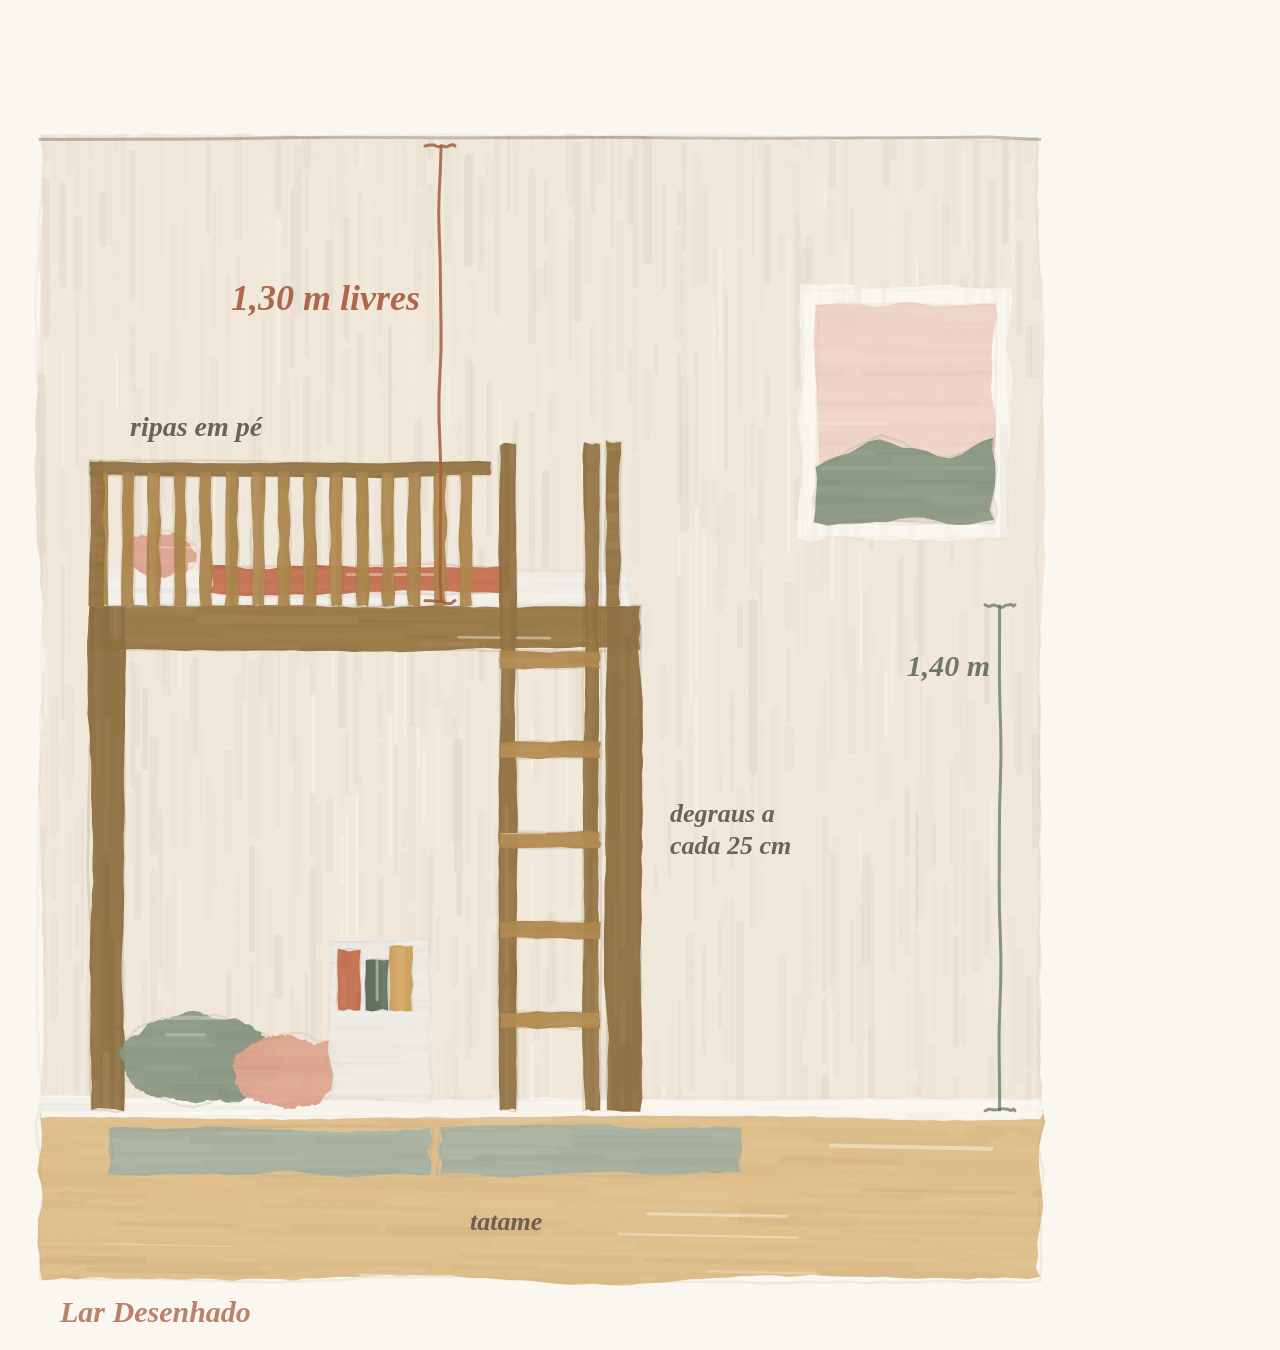
<file: ilustracoes/cama-alta-e-mezanino-as-medidas-da-seguranca.html>
<!doctype html><html><head><meta charset="utf-8"><title>Mezanino pintado</title>
<style>html,body{margin:0;background:#FAF7F1}canvas{display:block}</style></head>
<body><canvas id="c" width="1080" height="1350"></canvas>
<script src="pintura_ld.js"></script>
<script>
// Cena: mezanino visto de frente, NA ESCALA (1 m = 320 px). Teto a 2,70 m; piso do mezanino a 1,40 m;
// 1,30 m livres em cima; guarda-corpo de ripas em pé; escada com degraus a cada 25 cm; tatame embaixo.
semear(21);
papel();
const M=360, PISO=1110, TETO=PISO-2.70*M, DECK=PISO-1.40*M;
pinta(ret(40,TETO,W-80,PISO-TETO), P.areia, {amp:5, angulo:Math.PI/2, seca:0.9, alfa:0.55});      // parede
pinta(ret(40,PISO,W-80,H-PISO-70), mistura(P.dourado,0.25), {amp:5, angulo:0.02, seca:0.6});         // piso
pinta(ret(40,PISO-12,W-80,20), P.creme, {amp:3, seca:0.3});                                           // rodapé
traco(40,TETO,W-40,TETO,P.marrom,3,0.35);                                                              // linha do teto

// janela
pinta(ret(800,TETO+150,210,250), P.creme, {amp:4, angulo:Math.PI/2, seca:0.4});
pinta(ret(816,TETO+166,178,218), mistura(P.blush,0.5), {amp:3, seca:0.7});
pinta([[816,TETO+330],[880,TETO+300],[950,TETO+320],[994,TETO+300],[994,TETO+384],[816,TETO+384]], P.salvia, {amp:4});

// o mezanino: pilares, viga e piso
const X0=90, X1=640, ESP=0.12*M;
pinta(ret(X0,DECK,X1-X0,ESP), mistura(P.dourado,-0.28), {amp:3, angulo:0.01, seca:0.5});             // piso/viga
pinta(ret(X0,DECK,34,PISO-DECK), mistura(P.dourado,-0.32), {amp:3, angulo:Math.PI/2, seca:0.5});        // pilar
pinta(ret(X1-34,DECK,34,PISO-DECK), mistura(P.dourado,-0.32), {amp:3, angulo:Math.PI/2, seca:0.5});
// colchão e manta em cima
pinta(ret(X0+10,DECK-0.10*M,X1-X0-20,0.10*M), mistura(P.creme,-0.03), {amp:3, seca:0.3});
pinta(ret(X0+120,DECK-0.10*M-4,300,26), P.terracota, {amp:4, seca:0.5});
pinta(circ(X0+70,DECK-0.10*M-16,36,22), P.blush, {amp:3});
// guarda-corpo: SÓ ripas em pé, com o corrimão no topo; abertura da escada à direita
const TOPO=DECK-0.40*M;
pinta(ret(X0,TOPO,X1-X0-150,14), mistura(P.dourado,-0.3), {amp:2, seca:0.3});
for(let x=X0+6; x<X1-160; x+=26) pinta(ret(x,TOPO+10,12,DECK-TOPO-10), mistura(P.dourado,-0.18), {amp:1.5, angulo:Math.PI/2, seca:0.3});
pinta(ret(X0,TOPO,14,DECK-TOPO), mistura(P.dourado,-0.3), {amp:1.5});
pinta(ret(X1-34,TOPO-20,14,DECK-TOPO+20), mistura(P.dourado,-0.3), {amp:1.5});                        // a alça da chegada
// a escada: banzos e degraus a cada 25 cm
const EX0=X1-140, EX1=X1-56;
pinta(ret(EX0,DECK-0.45*M,16,PISO-DECK+0.45*M), mistura(P.dourado,-0.3), {amp:2, angulo:Math.PI/2});
pinta(ret(EX1,DECK-0.45*M,16,PISO-DECK+0.45*M), mistura(P.dourado,-0.3), {amp:2, angulo:Math.PI/2});
for(let h=0.25; h<1.40; h+=0.25) pinta(ret(EX0,PISO-h*M-8,EX1-EX0+16,16), mistura(P.dourado,-0.15), {amp:1.5});
// o canto de leitura embaixo
pinta(circ(200,PISO-50,80,44), P.salvia, {amp:5, seca:0.6});
pinta(circ(290,PISO-40,56,34), P.blush, {amp:5, seca:0.6});
pinta(ret(330,PISO-170,100,160), mistura(P.creme,-0.05), {amp:3, seca:0.4});                          // estante baixa
[[338,60,P.terracota],[366,50,P.salviaEsc],[390,64,P.dourado]].forEach(([x,h,c])=>pinta(ret(x,PISO-100-h,22,h),c,{amp:1.5, angulo:Math.PI/2}));
// o tatame na frente da escada e embaixo
pinta(ret(440,PISO+18,300,46), mistura(P.salvia,0.25), {amp:4, seca:0.4});
pinta(ret(110,PISO+18,320,46), mistura(P.salvia,0.25), {amp:4, seca:0.4});

// as medidas, pintadas
traco(440,TETO+8,440,DECK-4,P.terraEsc,3,0.85);
traco(425,TETO+8,455,TETO+8,P.terraEsc,3,0.85); traco(425,DECK-4,455,DECK-4,P.terraEsc,3,0.85);
escreve('1,30 m livres', 420, (TETO+TOPO)/2+10, {tam:36, alinhar:'right'});
traco(1000,DECK,1000,PISO,P.salviaEsc,3,0.7);
traco(985,DECK,1015,DECK,P.salviaEsc,3,0.7); traco(985,PISO,1015,PISO,P.salviaEsc,3,0.7);
escreve('1,40 m', 990, DECK+70, {tam:30, cor:P.salviaEsc, alinhar:'right'});
escreve('degraus a', X1+30, PISO-0.80*M, {tam:26, cor:P.marrom}); escreve('cada 25 cm', X1+30, PISO-0.80*M+32, {tam:26, cor:P.marrom});
escreve('ripas em pé', X0+40, TOPO-26, {tam:28, cor:P.marrom});
escreve('tatame', 470, PISO+120, {tam:26, cor:P.marrom});
assinatura();
window.__pronto = true;
</script></body></html>
</file>
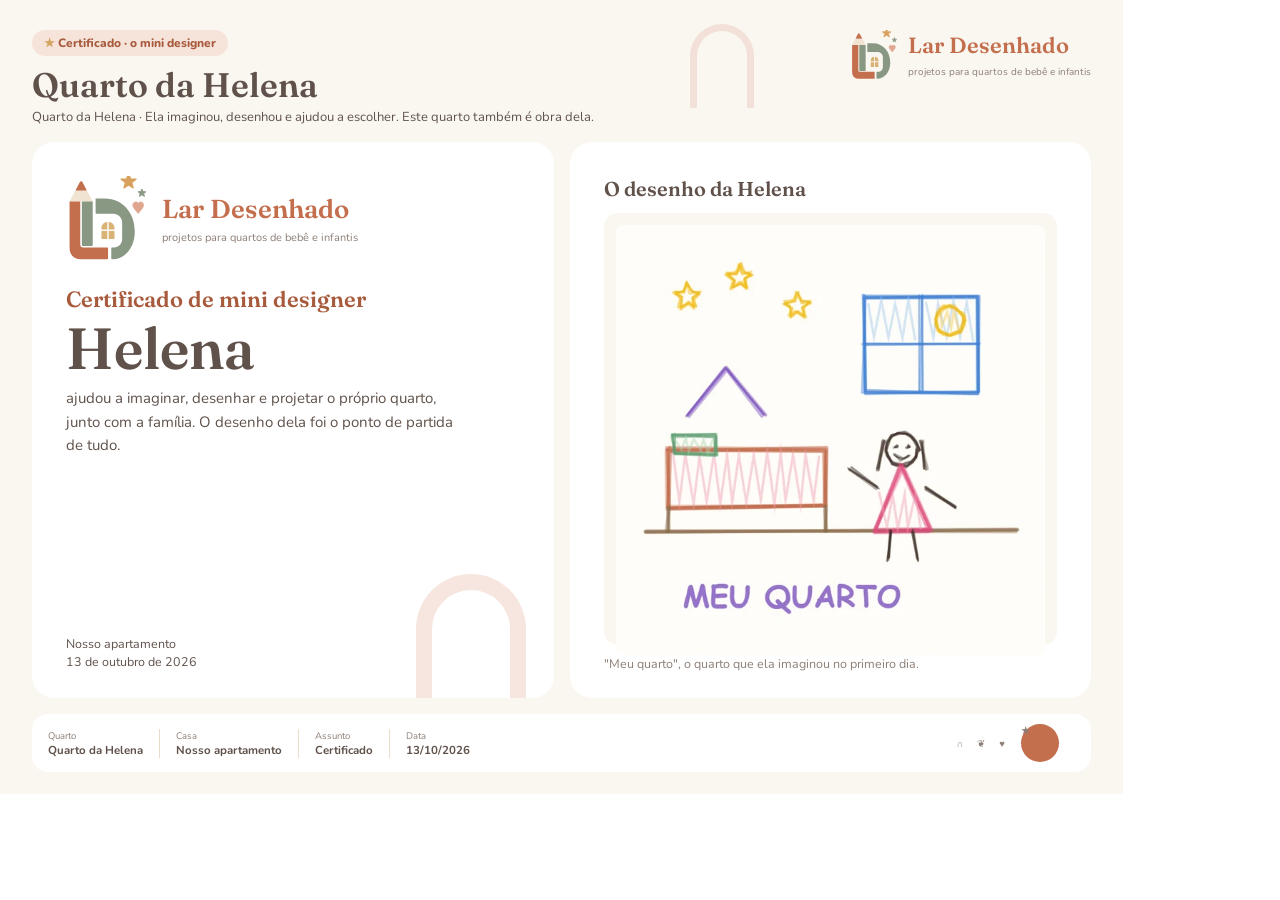
<file: ilustracoes/certificado.html>
<!doctype html>
<html lang="pt-BR"><head><meta charset="utf-8"><title>Certificado de mini designer</title>
<!-- O certificado de mini designer (v1, 13/10/2026), no formato da capa do caderno do Detalhes (folha A4 deitada).
     Exemplo para o site; o app pode gerar o de cada criança com o mesmo desenho. -->
<link href="https://fonts.googleapis.com/css2?family=Fraunces:opsz,wght@9..144,500;9..144,600&family=Nunito:wght@400;700;800&display=swap" rel="stylesheet">
<style>
  :root{--creme:#FAF7F1;--areia:#E9DCCB;--terra:#C36E4D;--terraEsc:#A85A3C;--salvia:#899883;--salviaEsc:#5F6E5A;--blush:#DFA58F;--dourado:#D3A55F;--marrom:#60524B}
  *{box-sizing:border-box} body{margin:0;background:#fff;font-family:Nunito,sans-serif;color:var(--marrom)}
  .folha{width:1123px;height:794px;background:var(--creme);padding:30px 32px 22px;display:flex;flex-direction:column;gap:16px;position:relative;overflow:hidden}
  .topo{display:flex;justify-content:space-between;align-items:flex-start}
  .chip{display:inline-block;background:#f6e3da;color:var(--terraEsc);font-weight:800;font-size:12px;padding:5px 12px;border-radius:999px}
  .chip:before{content:"★ ";color:var(--dourado)}
  h1{font-family:Fraunces,serif;font-weight:600;font-size:34px;margin:8px 0 2px}
  .sub{font-size:13px;margin:0}
  .marca{display:flex;gap:10px;align-items:center}
  .marca img{width:48px}
  .marca b{font-family:Fraunces,serif;font-size:22px;color:var(--terra);font-weight:600;display:block}
  .marca small{font-size:10px;color:#8d7f76}
  .arco{position:absolute;width:64px;height:84px;border:7px solid #f3e1d9;border-bottom:none;border-radius:40px 40px 0 0;top:24px;left:690px}
  .corpo{flex:1;display:grid;grid-template-columns:1fr 1fr;gap:16px;min-height:0}
  .card{background:#fff;border-radius:22px;padding:34px 34px 26px;position:relative;overflow:hidden;display:flex;flex-direction:column}
  .card .simb{width:82px}
  .marca-card{display:flex;align-items:center;gap:14px}.marca-card b{font-family:Fraunces,serif;font-size:26px;color:var(--terra);font-weight:600;display:block}.marca-card small{font-size:11px;color:#8d7f76}
  .tit{font-family:Fraunces,serif;font-size:22px;color:var(--terraEsc);margin:22px 0 0;font-weight:600}
  .nome{font-family:Fraunces,serif;font-size:58px;font-weight:600;margin:6px 0 10px;line-height:1}
  .texto{font-size:15px;line-height:1.55;max-width:26em;margin:0}
  .rodape-card{margin-top:auto;font-size:12.5px;line-height:1.5}
  .assinatura{font-family:Fraunces,serif;font-size:17px;color:var(--terraEsc);margin-top:10px}
  .card .arco2{position:absolute;right:28px;bottom:-6px;width:110px;height:130px;border:16px solid #f6e6df;border-bottom:none;border-radius:70px 70px 0 0}
  .desenho h2{font-family:Fraunces,serif;font-size:20px;font-weight:600;margin:0 0 12px}
  .desenho .moldura{flex:1;border-radius:14px;background:var(--creme);display:grid;place-items:center;padding:12px;min-height:0}
  .desenho .moldura img{max-width:100%;max-height:100%;border-radius:8px}
  .desenho p{font-size:12.5px;margin:10px 0 0;color:#8d7f76}
  .regua{background:#fff;border-radius:16px;padding:10px 16px;display:flex;align-items:center;gap:0;font-size:11px}
  .regua div{padding:0 16px;border-left:1px solid var(--areia)} .regua div:first-child{padding-left:0;border-left:none}
  .regua span{display:block;color:#8d7f76;font-size:9.5px} .regua b{font-size:11.5px}
  .regua .fim{margin-left:auto;display:flex;align-items:center;gap:10px;border:none}
  .bola{width:38px;height:38px;border-radius:50%;background:var(--terra);color:#fff;font-weight:800;display:grid;place-items:center;font-size:17px}
  .icones{color:var(--terra);font-size:17px;letter-spacing:6px}
</style></head>
<body>
<div class="folha" id="c">
  <div class="arco"></div>
  <div class="topo">
    <div>
      <span class="chip">Certificado · o mini designer</span>
      <h1>Quarto da Helena</h1>
      <p class="sub">Quarto da Helena · Ela imaginou, desenhou e ajudou a escolher. Este quarto também é obra dela.</p>
    </div>
    <div class="marca"><img src="../fonte/estatico/simbolo.svg" alt=""><div><b>Lar Desenhado</b><small>projetos para quartos de bebê e infantis</small></div></div>
  </div>
  <div class="corpo">
    <div class="card">
      <div class="marca-card"><img class="simb" src="../fonte/estatico/simbolo.svg" alt=""><div><b>Lar Desenhado</b><small>projetos para quartos de bebê e infantis</small></div></div>
      <p class="tit">Certificado de mini designer</p>
      <p class="nome">Helena</p>
      <p class="texto">ajudou a imaginar, desenhar e projetar o próprio quarto, junto com a família. O desenho dela foi o
      ponto de partida de tudo.</p>
      <div class="rodape-card">Nosso apartamento<br>13 de outubro de 2026</div>
      <div class="arco2"></div>
    </div>
    <div class="card desenho">
      <h2>O desenho da Helena</h2>
      <div class="moldura"><img src="../fonte/estatico/img/desenho-crianca.webp" alt="O desenho que a Helena fez do quarto que ela imagina"></div>
      <p>"Meu quarto", o quarto que ela imaginou no primeiro dia.</p>
    </div>
  </div>
  <div class="regua">
    <div><span>Quarto</span><b>Quarto da Helena</b></div>
    <div><span>Casa</span><b>Nosso apartamento</b></div>
    <div><span>Assunto</span><b>Certificado</b></div>
    <div><span>Data</span><b>13/10/2026</b></div>
    <div class="fim"><span class="icones">∩ ❦ ♥</span><span class="bola">★</span></div>
  </div>
</div>
<script>document.fonts.ready.then(()=>{ window.__pronto = true; });</script>
</body></html>
</file>
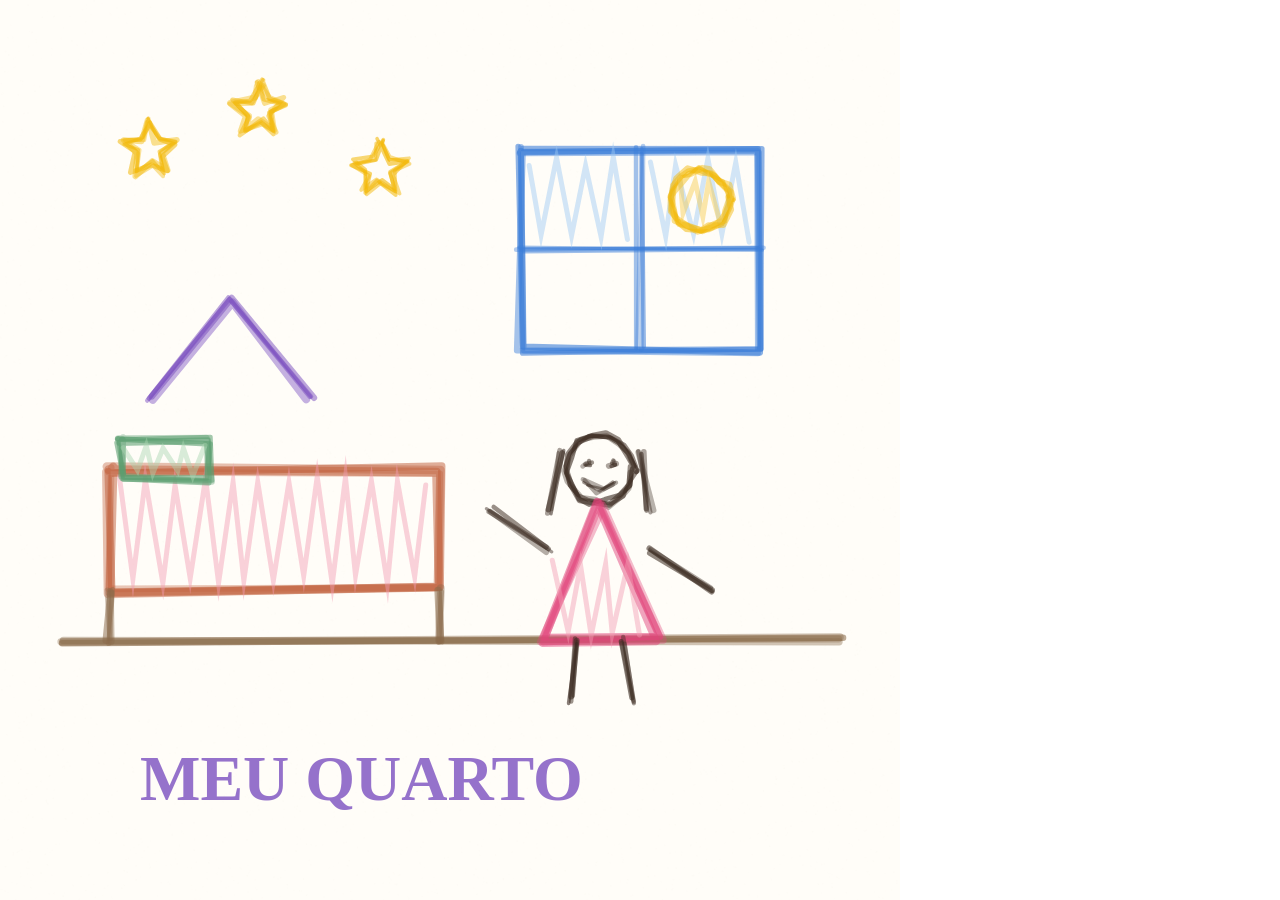
<file: ilustracoes/desenho-crianca.html>
<!doctype html><html><head><meta charset="utf-8"><title>Desenho de criança</title>
<style>html,body{margin:0;background:#fff}canvas{display:block}</style></head>
<body><canvas id="c" width="900" height="900"></canvas>
<script src="pintura_ld.js"></script>
<script>
// Um desenho de criança em giz de cera: o quarto que ela imagina (exemplo para o diploma).
semear(5);
ctx.fillStyle='#fffdf8'; ctx.fillRect(0,0,W,H);
for(let i=0;i<6000;i++){ ctx.globalAlpha=r(0.02,0.05); ctx.fillStyle='#d8d0c4'; ctx.fillRect(r(0,W),r(0,H),1.5,1.5); }
ctx.globalAlpha=1;
// giz: muitos traços finos e tremidos em volta do caminho
function giz(pts, cor, larg=7, fechado=false){
  for(let k=0;k<4;k++){
    ctx.save(); ctx.globalAlpha=r(0.35,0.6); ctx.strokeStyle=cor; ctx.lineWidth=larg*r(0.5,1); ctx.lineCap='round'; ctx.lineJoin='round';
    ctx.beginPath();
    const L = fechado ? [...pts, pts[0]] : pts;
    L.forEach(([x,y],i)=>{ const jx=x+r(-4,4), jy=y+r(-4,4); i?ctx.lineTo(jx,jy):ctx.moveTo(jx,jy); });
    ctx.stroke(); ctx.restore();
  }
}
// rabisco de preencher, em zigue-zague
function rabisca(x0,y0,x1,y1,cor,passo=14){
  const pts=[]; let cima=true;
  for(let x=x0; x<=x1; x+=passo){ pts.push([x+r(-3,3), cima? y0+r(-4,6) : y1+r(-6,4)]); cima=!cima; }
  ctx.save(); ctx.globalAlpha=0.45; ctx.strokeStyle=cor; ctx.lineWidth=5; ctx.lineCap='round';
  ctx.beginPath(); pts.forEach(([x,y],i)=>i?ctx.lineTo(x,y):ctx.moveTo(x,y)); ctx.stroke(); ctx.restore();
}
const quad=(x,y,w,h)=>[[x,y],[x+w,y],[x+w,y+h],[x,y+h]];
// chão e paredes
giz([[60,640],[840,640]], '#8a6a4a', 9);
// janela com sol
giz(quad(520,150,240,200), '#3b7dd8', 8, true);
giz([[640,150],[640,350]], '#3b7dd8', 6); giz([[520,250],[760,250]], '#3b7dd8', 6);
rabisca(530,160,630,240,'#9cc8f2'); rabisca(650,160,750,240,'#9cc8f2');
const sol=[]; for(let i=0;i<16;i++){ const a=i/16*2*Math.PI; sol.push([700+Math.cos(a)*30, 200+Math.sin(a)*30]); }
giz(sol,'#f2b705',7,true); rabisca(678,182,722,218,'#f7c948',8);
// cama com coberta rosa e travesseiro
giz(quad(110,470,330,120), '#c0603d', 9, true);
rabisca(120,480,430,580,'#f29bb2');
giz(quad(120,440,90,40), '#5a9e6f', 7, true); rabisca(125,445,205,475,'#a8d5b0',10);
giz([[110,590],[110,640]], '#8a6a4a', 8); giz([[440,590],[440,640]], '#8a6a4a', 8);
// casinha na parede (a cabana que ela quer)
giz([[150,400],[230,300],[310,400]], '#7b4fbf', 8);
// estrelas
[[150,150],[260,110],[380,170]].forEach(([x,y])=>{ const p=[]; for(let i=0;i<10;i++){ const a=-Math.PI/2+i*Math.PI/5, rr=i%2?12:28; p.push([x+Math.cos(a)*rr, y+Math.sin(a)*rr]); } giz(p,'#f2b705',6,true); });
// a menina (palitinho) ao lado da cama
const cx=600, cy=470;
const cab=[]; for(let i=0;i<14;i++){ const a=i/14*2*Math.PI; cab.push([cx+Math.cos(a)*34, cy+Math.sin(a)*34]); }
giz(cab,'#3a2a20',6,true);
giz([[cx-40,cy-20],[cx-50,cy+40]], '#3a2a20', 6); giz([[cx+40,cy-20],[cx+50,cy+40]], '#3a2a20', 6);
giz([[cx,cy+34],[cx-60,cy+170],[cx+60,cy+170],[cx,cy+34]], '#e0457b', 8);
rabisca(cx-45,cy+90,cx+45,cy+165,'#f29bb2',12);
giz([[cx-25,cy+170],[cx-30,cy+230]], '#3a2a20', 6); giz([[cx+25,cy+170],[cx+30,cy+230]], '#3a2a20', 6);
giz([[cx-50,cy+80],[cx-110,cy+40]], '#3a2a20', 6); giz([[cx+50,cy+80],[cx+110,cy+120]], '#3a2a20', 6);
giz([[cx-14,cy-6],[cx-10,cy-4]], '#3a2a20', 6); giz([[cx+10,cy-6],[cx+14,cy-4]], '#3a2a20', 6);
giz([[cx-14,cy+12],[cx,cy+20],[cx+14,cy+12]], '#3a2a20', 5);
// o nome, como criança escreve
ctx.save(); ctx.globalAlpha=0.8; ctx.fillStyle='#7b4fbf'; ctx.font='bold 64px "Comic Sans MS", "Segoe Print", cursive';
ctx.fillText('MEU QUARTO', 140, 800); ctx.restore();
window.__pronto = true;
</script></body></html>
</file>
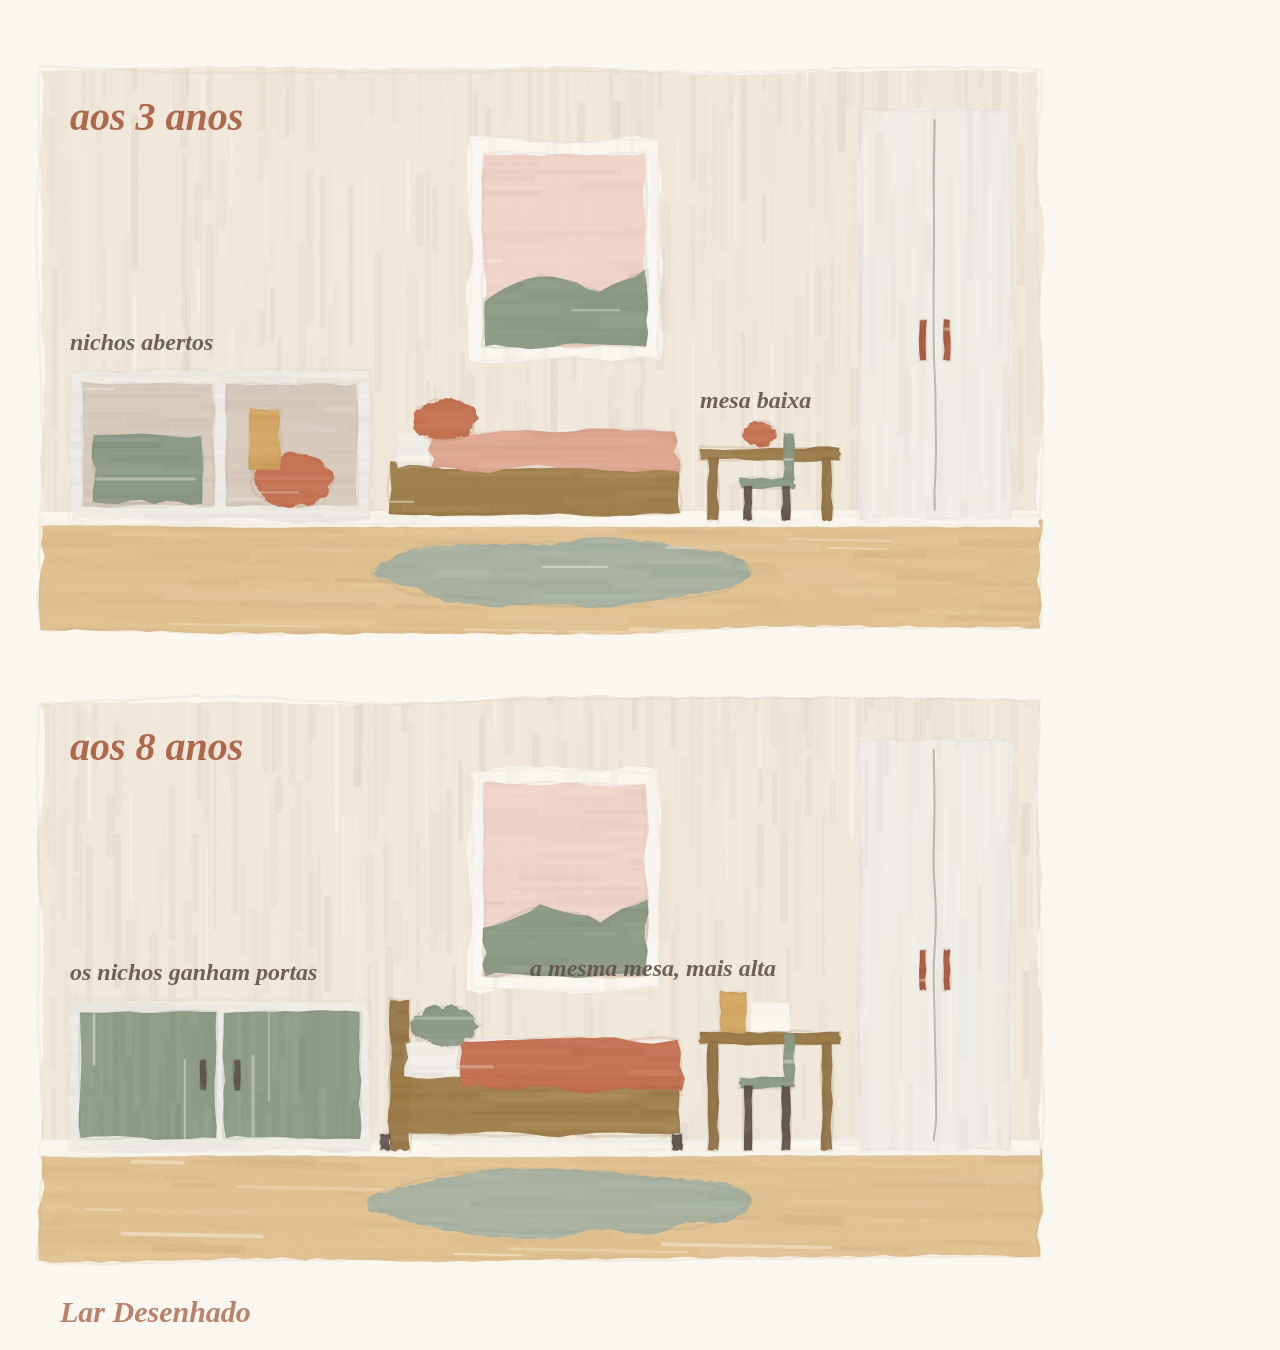
<file: ilustracoes/o-quarto-que-cresce-com-a-crianca.html>
<!doctype html><html><head><meta charset="utf-8"><title>O quarto que cresce</title>
<style>html,body{margin:0;background:#FAF7F1}canvas{display:block}</style></head>
<body><canvas id="c" width="1080" height="1350"></canvas>
<script src="pintura_ld.js"></script>
<script>
// Cena: o MESMO quarto em duas fases, um em cima do outro. O que é fixo (armário alto e nichos) fica igual;
// o que é solto muda. Os nichos abertos de baixo ganham portas na segunda fase.
semear(33);
papel();
function quarto(y0, fase){
  const h=560, PISO=y0+h-110;
  pinta(ret(40,y0,W-80,PISO-y0), P.areia, {amp:5, angulo:Math.PI/2, seca:0.9, alfa:0.55});
  pinta(ret(40,PISO,W-80,110), mistura(P.dourado,0.28), {amp:5, angulo:0.02, seca:0.6});
  pinta(ret(40,PISO-10,W-80,16), P.creme, {amp:2, seca:0.3});
  // janela (igual nas duas)
  pinta(ret(470,y0+70,190,220), P.creme, {amp:4, angulo:Math.PI/2, seca:0.4});
  pinta(ret(484,y0+84,162,192), mistura(P.blush,0.5), {amp:3, seca:0.7});
  pinta([[484,y0+230],[540,y0+205],[600,y0+222],[646,y0+200],[646,y0+276],[484,y0+276]], P.salvia, {amp:3});
  // armário alto fixo, à direita (igual nas duas)
  pinta(ret(860,y0+40,150,PISO-y0-40), mistura(P.creme,-0.04), {amp:3, angulo:Math.PI/2, seca:0.4});
  traco(935,y0+50,935,PISO-10,P.marrom,2,0.35);
  pinta(ret(920,y0+250,6,40), P.terraEsc, {amp:1}); pinta(ret(944,y0+250,6,40), P.terraEsc, {amp:1});
  // os nichos baixos fixos, à esquerda: abertos na fase 1, com portas na fase 2
  const NX=70, NY=PISO-150;
  pinta(ret(NX,NY,300,150), mistura(P.creme,-0.05), {amp:3, seca:0.4});
  if(fase===1){
    pinta(ret(NX+12,NY+14,132,122), mistura(P.areia,-0.08), {amp:2, seca:0.5});
    pinta(ret(NX+156,NY+14,132,122), mistura(P.areia,-0.08), {amp:2, seca:0.5});
    pinta(ret(NX+24,NY+66,108,66), P.salvia, {amp:3});                 // cesto
    pinta(circ(NX+222,NY+110,40,26), P.terracota, {amp:3});            // bola
    pinta(ret(NX+180,NY+40,30,60), P.dourado, {amp:2});                // livro
  } else {
    pinta(ret(NX+10,NY+12,136,126), P.salvia, {amp:2, angulo:Math.PI/2, seca:0.5});
    pinta(ret(NX+154,NY+12,136,126), P.salvia, {amp:2, angulo:Math.PI/2, seca:0.5});
    pinta(ret(NX+130,NY+60,6,30), P.marrom, {amp:1}); pinta(ret(NX+164,NY+60,6,30), P.marrom, {amp:1});
  }
  // a cama (fase 1: baixa no chão; fase 2: solteiro com cabeceira)
  if(fase===1){
    pinta(ret(390,PISO-56,290,50), mistura(P.dourado,-0.25), {amp:3, seca:0.5});
    pinta(ret(396,PISO-88,278,36), mistura(P.creme,-0.02), {amp:3, seca:0.3});
    pinta([[430,PISO-88],[674,PISO-88],[680,PISO-50],[430,PISO-52]], P.blush, {amp:4, seca:0.5});
    pinta(circ(445,PISO-100,32,20), P.terracota, {amp:3});
  } else {
    pinta(ret(390,PISO-150,20,150), mistura(P.dourado,-0.3), {amp:2});
    pinta(ret(390,PISO-76,290,60), mistura(P.dourado,-0.25), {amp:3, seca:0.5});
    pinta(ret(406,PISO-110,272,36), mistura(P.creme,-0.02), {amp:3, seca:0.3});
    pinta([[460,PISO-110],[676,PISO-110],[682,PISO-58],[460,PISO-62]], P.terracota, {amp:4, seca:0.5});
    pinta(circ(445,PISO-124,32,20), P.salvia, {amp:3});
    pinta(ret(380,PISO-16,10,16), P.marrom, {amp:1}); pinta(ret(672,PISO-16,10,16), P.marrom, {amp:1});
  }
  // a MESMA mesa regulável: baixa aos 3, alta aos 8 (os pés sobem); a cadeira acompanha
  const MX=700, MW=140, alt = fase===1 ? 72 : 118, cad = fase===1 ? 42 : 72;
  pinta(ret(MX,PISO-alt,MW,12), mistura(P.dourado,-0.28), {amp:2});
  pinta(ret(MX+8,PISO-alt+10,10,alt-10), mistura(P.dourado,-0.32), {amp:1.5, angulo:Math.PI/2});
  pinta(ret(MX+MW-18,PISO-alt+10,10,alt-10), mistura(P.dourado,-0.32), {amp:1.5, angulo:Math.PI/2});
  pinta(ret(MX+40,PISO-cad,54,10), P.salvia, {amp:2});
  pinta(ret(MX+44,PISO-cad+8,8,cad-8), P.marrom, {amp:1}); pinta(ret(MX+82,PISO-cad+8,8,cad-8), P.marrom, {amp:1});
  pinta(ret(MX+84,PISO-cad-44,10,46), P.salvia, {amp:1.5});
  if(fase===2){ pinta(ret(MX+20,PISO-alt-40,26,40), P.dourado, {amp:1.5}); pinta(ret(MX+50,PISO-alt-30,40,30), P.creme, {amp:1.5}); }
  else { pinta(circ(MX+60,PISO-alt-14,16,12), P.terracota, {amp:2}); }
  pinta(circ(560,PISO+52,190,32), mistura(P.salvia,0.25), {amp:5, seca:0.6});
  escreve(fase===1 ? 'aos 3 anos' : 'aos 8 anos', 70, y0+60, {tam:40});
  escreve(fase===1 ? 'nichos abertos' : 'os nichos ganham portas', 70, PISO-170, {tam:24, cor:P.marrom});
  escreve(fase===1 ? 'mesa baixa' : 'a mesma mesa, mais alta', fase===1 ? MX : MX-170, PISO-alt-(fase===1?40:56), {tam:24, cor:P.marrom});
}
quarto(70, 1);
quarto(700, 2);
assinatura();
window.__pronto = true;
</script></body></html>
</file>
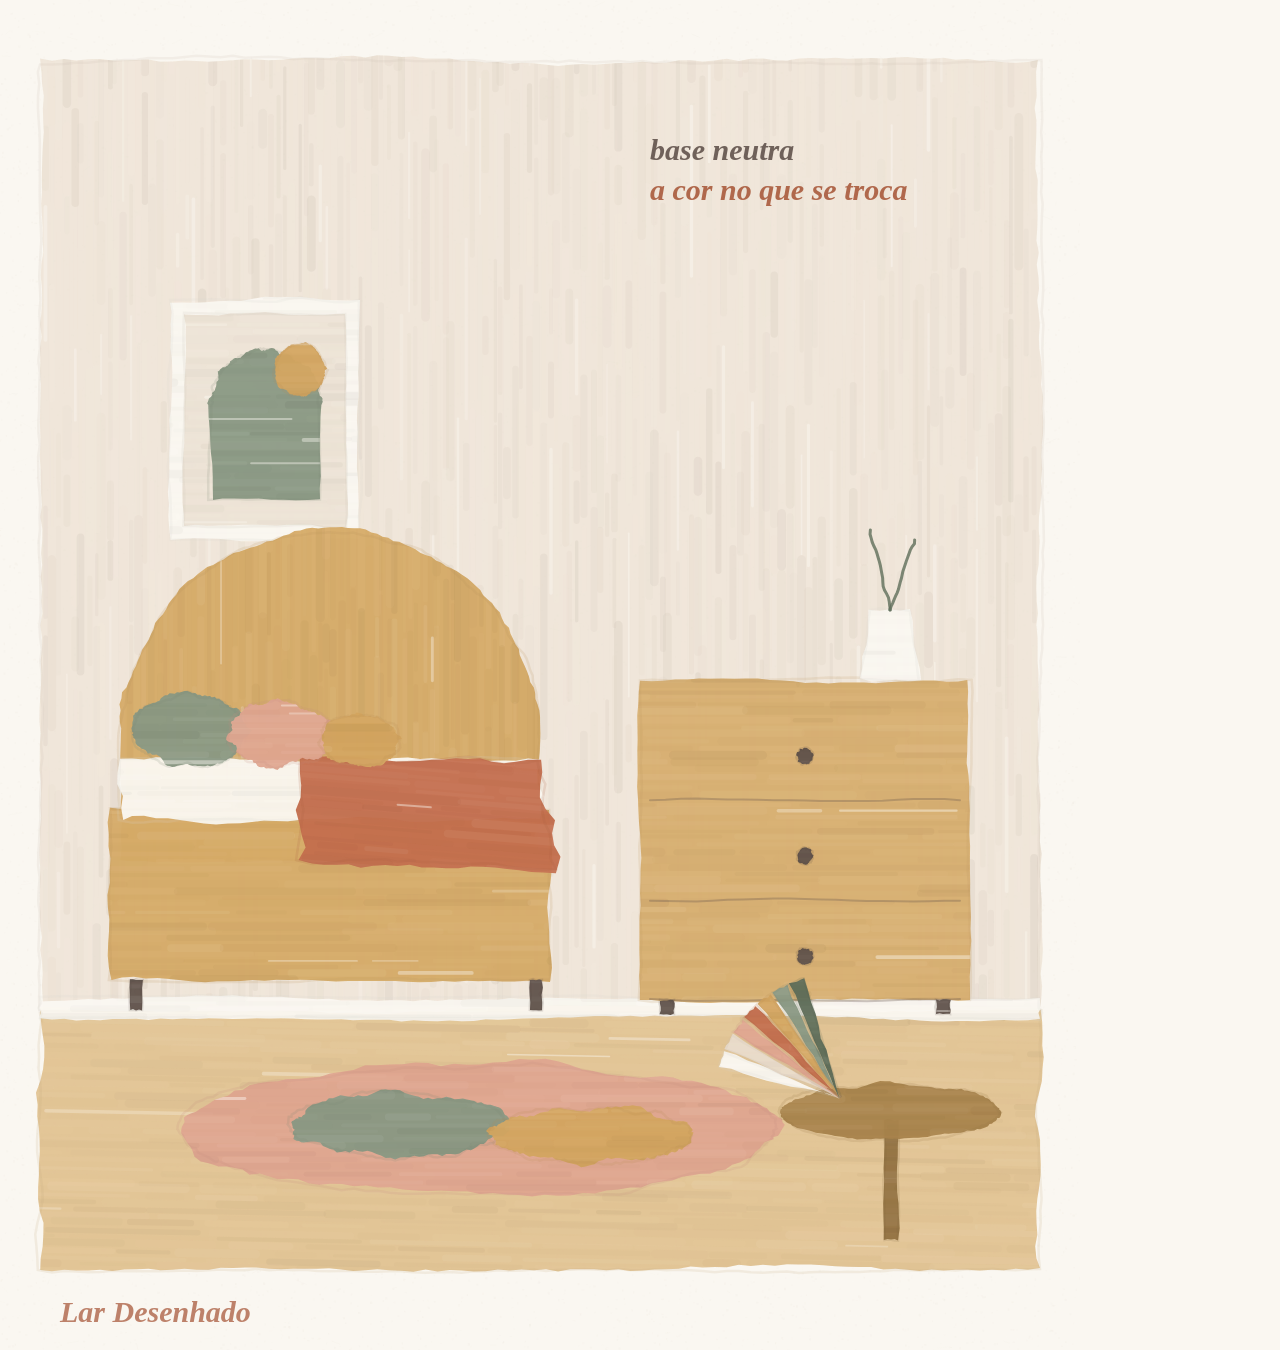
<file: ilustracoes/paleta-do-quarto-infantil-sem-errar.html>
<!doctype html><html><head><meta charset="utf-8"><title>A paleta do quarto</title>
<style>html,body{margin:0;background:#FAF7F1}canvas{display:block}</style></head>
<body><canvas id="c" width="1080" height="1350"></canvas>
<script src="pintura_ld.js"></script>
<script>
// Cena: a base neutra (parede, piso, móveis de madeira clara) e a cor só no que se troca:
// almofadas, manta, tapete e quadro. Na mesinha, o leque de amostras de tinta.
semear(57);
papel();
const PISO=1010;
pinta(ret(40,60,W-80,PISO-60), P.areia, {amp:5, angulo:Math.PI/2, seca:0.9, alfa:0.6});
pinta(ret(40,PISO,W-80,H-PISO-80), mistura(P.dourado,0.32), {amp:5, angulo:0.02, seca:0.6});
pinta(ret(40,PISO-12,W-80,20), P.creme, {amp:3, seca:0.3});
// quadro com formas simples
pinta(ret(170,300,190,240), P.creme, {amp:3, seca:0.3});
pinta(ret(184,314,162,212), mistura(P.areia,0.2), {amp:2, seca:0.4});
pinta(arco(265,500,110,150), P.salvia, {amp:3});
pinta(circ(300,370,26,26), P.dourado, {amp:2});
// cama de madeira clara com cabeceira arredondada
pinta(arco(330,PISO-150,420,330), mistura(P.dourado,0.05), {amp:4, angulo:Math.PI/2, seca:0.5});
pinta(ret(110,PISO-200,440,170), mistura(P.dourado,0.05), {amp:3, seca:0.5});
pinta(ret(120,PISO-250,420,60), P.creme, {amp:4, seca:0.3});
pinta([[300,PISO-250],[540,PISO-250],[556,PISO-140],[300,PISO-150]], P.terracota, {amp:6, angulo:0.08, seca:0.6});
pinta(circ(190,PISO-280,58,36), P.salvia, {amp:4});
pinta(circ(280,PISO-276,52,32), P.blush, {amp:4});
pinta(circ(360,PISO-270,40,26), P.dourado, {amp:3});
pinta(ret(130,PISO-30,12,30), P.marrom, {amp:1}); pinta(ret(530,PISO-30,12,30), P.marrom, {amp:1});
// cômoda neutra
pinta(ret(640,PISO-330,330,320), mistura(P.dourado,0.1), {amp:3, seca:0.5});
for(const y of [PISO-300,PISO-200,PISO-100]){ traco(650,y+90,960,y+90,P.marrom,2,0.3); pinta(circ(805,y+46,8,8), P.marrom, {amp:1}); }
pinta(ret(660,PISO-10,14,14), P.marrom, {amp:1}); pinta(ret(936,PISO-10,14,14), P.marrom, {amp:1});
// vaso na cômoda
pinta([[860,PISO-330],[920,PISO-330],[910,PISO-400],[870,PISO-400]], P.creme, {amp:2});
traco(890,PISO-400,870,PISO-480,P.salviaEsc,3,0.8); traco(890,PISO-400,915,PISO-470,P.salviaEsc,3,0.8);
// tapete redondo em cores
pinta(circ(480,1130,300,66), P.blush, {amp:7, seca:0.6, alfa:0.9});
pinta(circ(400,1125,110,32), P.salvia, {amp:5, seca:0.6});
pinta(circ(590,1135,100,28), P.dourado, {amp:5, seca:0.6});
// mesinha redonda com o leque de amostras de tinta
pinta(ret(884,1120,14,120), mistura(P.dourado,-0.3), {amp:1.5});
pinta(circ(890,1112,110,28), mistura(P.dourado,-0.2), {amp:3});
const cores=[P.creme,P.areia,P.blush,P.terracota,P.dourado,P.salvia,P.salviaEsc];
cores.forEach((c,i)=>{ const a=-Math.PI*0.92+i*0.15, ax=840, ay=1098, R=125;
  pinta([[ax,ay],[ax+Math.cos(a)*R,ay+Math.sin(a)*R],[ax+Math.cos(a+0.13)*R,ay+Math.sin(a+0.13)*R]], c, {amp:1.5, seca:0.2}); });
escreve('base neutra', 650, 160, {tam:30, cor:P.marrom});
escreve('a cor no que se troca', 650, 200, {tam:30, cor:P.terraEsc});
assinatura();
window.__pronto = true;
</script></body></html>
</file>
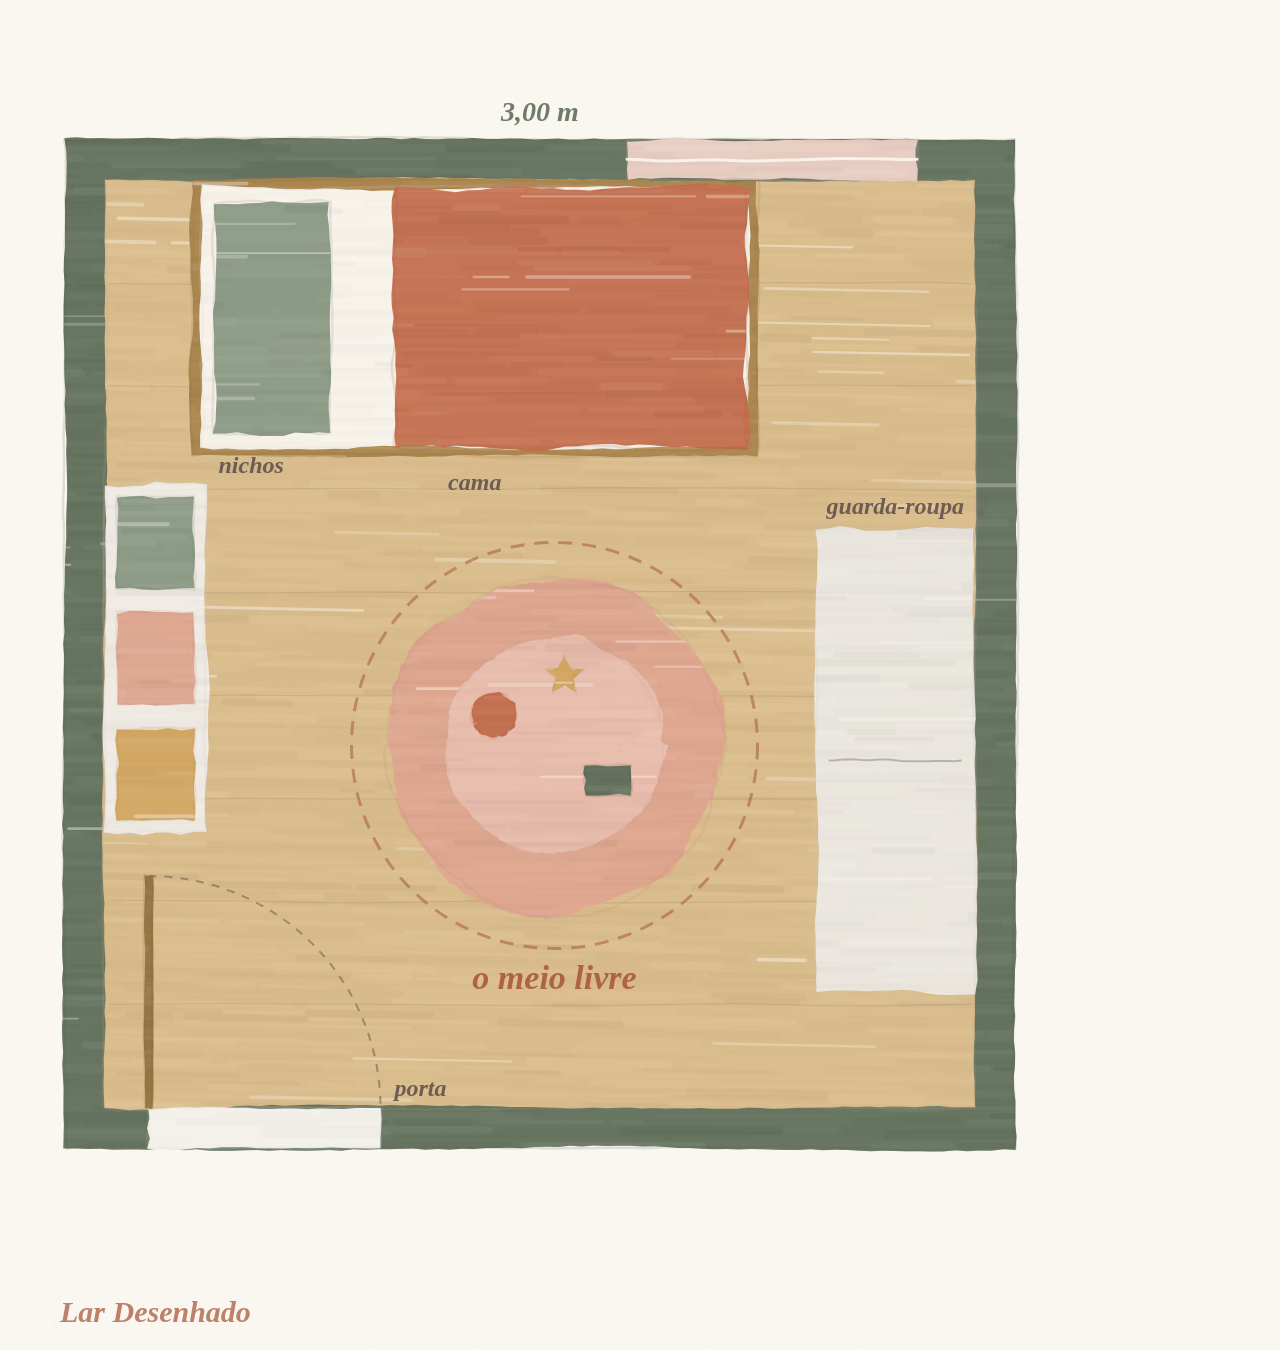
<file: ilustracoes/quarto-infantil-pequeno-centro-livre.html>
<!doctype html><html><head><meta charset="utf-8"><title>Quarto pequeno visto de cima</title>
<style>html,body{margin:0;background:#FAF7F1}canvas{display:block}</style></head>
<body><canvas id="c" width="1080" height="1350"></canvas>
<script src="pintura_ld.js"></script>
<script>
// Cena: um quarto de 3,00 x 3,20 m visto de cima, NA ESCALA (1 m = 290 px).
// Cama de solteiro (estrutura 0,95 x 1,95) na parede de cima; guarda-roupa de 0,55 na direita, de correr;
// nichos baixos de 0,35 na esquerda; porta de 0,80 na parede de baixo; o meio livre com o tapete.
semear(77);
papel();
const M=290, X0=105, Y0=180, LX=3.00*M, LY=3.20*M, PAR=0.14*M;
pinta(ret(X0-PAR,Y0-PAR,LX+2*PAR,LY+2*PAR), P.salviaEsc, {amp:3, seca:0.4});
pinta(ret(X0,Y0,LX,LY), mistura(P.dourado,0.3), {amp:3, angulo:0.02, seca:0.6});
for(let i=1;i<9;i++){ traco(X0+4,Y0+i*LY/9,X0+LX-4,Y0+i*LY/9,P.marrom,1.2,0.15); }
// janela na parede de cima e porta na parede de baixo, com o giro
pinta(ret(X0+1.80*M,Y0-PAR,1.00*M,PAR), mistura(P.blush,0.5), {amp:2});
traco(X0+1.80*M,Y0-PAR/2,X0+2.80*M,Y0-PAR/2,P.creme,3,0.9);
const PX=X0+0.15*M, PL=0.80*M;
pinta(ret(PX,Y0+LY,PL,PAR), P.creme, {amp:2});
ctx.save(); ctx.globalAlpha=0.5; ctx.strokeStyle=P.marrom; ctx.lineWidth=2; ctx.setLineDash([8,8]);
ctx.beginPath(); ctx.arc(PX,Y0+LY,PL,-Math.PI/2,0); ctx.stroke(); ctx.restore();
pinta(ret(PX-4,Y0+LY-PL,8,PL), mistura(P.dourado,-0.3), {amp:1});
// cama encostada na parede de cima
const CL=0.95*M, CC=1.95*M, CX0=X0+0.30*M;
pinta(ret(CX0,Y0,CC,CL), mistura(P.dourado,-0.2), {amp:3, seca:0.5});
pinta(ret(CX0+10,Y0+8,CC-20,CL-16), P.creme, {amp:3, seca:0.3});
pinta(ret(CX0+0.70*M,Y0+8,CC-0.70*M-10,CL-16), P.terracota, {amp:4, seca:0.5});
pinta(ret(CX0+22,Y0+22,0.40*M,CL-44), P.salvia, {amp:3});
// guarda-roupa de 0,55 na parede da direita, porta de correr
const GP=0.55*M, GY=Y0+1.20*M;
pinta(ret(X0+LX-GP,GY,GP,1.60*M), mistura(P.creme,-0.06), {amp:3, seca:0.4});
traco(X0+LX-GP+14,GY+0.80*M,X0+LX-14,GY+0.80*M,P.marrom,2,0.35);
// nichos baixos de 0,35 na parede da esquerda
const NY=Y0+1.05*M;
pinta(ret(X0,NY,0.35*M,1.20*M), mistura(P.creme,-0.04), {amp:3, seca:0.4});
[P.salvia,P.blush,P.dourado].forEach((c,k)=>pinta(ret(X0+12,NY+12+k*0.40*M,0.35*M-24,0.40*M-24), c, {amp:2, seca:0.5}));
// o meio livre: tapete redondo e brinquedos
const CX=X0+1.55*M, CY=Y0+1.95*M;
pinta(circ(CX,CY,0.58*M,0.58*M), P.blush, {amp:6, seca:0.6, alfa:0.9});
pinta(circ(CX,CY,0.38*M,0.38*M), mistura(P.blush,0.3), {amp:4, seca:0.6, alfa:0.85});
pinta(circ(CX-60,CY-30,22,22), P.terracota, {amp:2});
pinta(ret(CX+30,CY+20,46,30), P.salviaEsc, {amp:2});
pinta(estrela(CX+10,CY-70,20), P.dourado, {amp:1.5});
ctx.save(); ctx.globalAlpha=0.55; ctx.strokeStyle=P.terraEsc; ctx.lineWidth=3; ctx.setLineDash([14,10]);
ctx.beginPath(); ctx.arc(CX,CY,0.70*M,0,2*Math.PI); ctx.stroke(); ctx.restore();
escreve('o meio livre', CX, CY+0.70*M+40, {tam:34, alinhar:'center'});
escreve('3,00 m', X0+LX/2, Y0-PAR-18, {tam:28, cor:P.salviaEsc, alinhar:'center'});
escreve('cama', CX0+CC/2, Y0+CL+34, {tam:24, cor:P.marrom, alinhar:'center'});
escreve('guarda-roupa', X0+LX-GP/2, GY-14, {tam:24, cor:P.marrom, alinhar:'center'});
escreve('nichos', X0+0.35*M+12, NY-12, {tam:24, cor:P.marrom});
escreve('porta', PX+PL+14, Y0+LY-12, {tam:24, cor:P.marrom});
assinatura();
window.__pronto = true;
</script></body></html>
</file>
<file: docs/estilo.css>
/* Lar Desenhado — o estilo do site e do blog (v1, 13/10/2026).
   Cores e letras da prancha de identidade v6. Sem modo escuro (Guia da Marca §6). */
:root {
  --creme: #FAF7F1;
  --areia: #E9DCCB;
  --terracota: #C36E4D;
  --terracota-escura: #A85A3C;
  --salvia: #899883;
  --salvia-escura: #5F6E5A;
  --blush: #DFA58F;
  --dourado: #D3A55F;
  --marrom: #60524B;
  --largura: 1080px;
  --texto: 680px;
}

* { box-sizing: border-box; }
html { -webkit-text-size-adjust: 100%; }
body {
  margin: 0;
  background: var(--creme);
  color: var(--marrom);
  font-family: "Nunito", system-ui, sans-serif;
  font-size: 18px;
  line-height: 1.65;
}
img { max-width: 100%; height: auto; display: block; }
a { color: var(--terracota-escura); }
a:hover { color: var(--terracota); }

h1, h2, h3 {
  font-family: "Fraunces", Georgia, serif;
  font-weight: 600;
  line-height: 1.2;
  color: var(--marrom);
  letter-spacing: 0;
}
h1 { font-size: clamp(2rem, 5vw, 3.1rem); margin: 0 0 .5em; }
h2 { font-size: clamp(1.5rem, 3.4vw, 2.1rem); margin: 1.6em 0 .5em; }
h3 { font-size: 1.3rem; margin: 1.4em 0 .4em; }

.envolve { max-width: var(--largura); margin: 0 auto; padding: 0 16px; }

/* topo */
.topo { padding: 18px 0; }
.topo .envolve { display: flex; align-items: center; justify-content: space-between; gap: 16px; }
.marca { display: flex; align-items: center; gap: 10px; text-decoration: none; color: var(--marrom); }
.marca img { width: 42px; height: 45px; }
.marca span { font-family: "Fraunces", Georgia, serif; font-size: 1.25rem; font-weight: 600; }
.menu { display: flex; gap: 18px; font-weight: 700; font-size: .95rem; }
.menu a { text-decoration: none; color: var(--marrom); }
.menu a:hover { color: var(--terracota-escura); }

/* botão: o verde é a cor de ação */
.botao {
  display: inline-block;
  background: var(--salvia-escura);
  color: #fff;
  text-decoration: none;
  font-weight: 800;
  padding: 14px 26px;
  border-radius: 999px;
}
.botao:hover { background: #4f5d4b; color: #fff; }

/* abertura */
.abertura { padding: 28px 0 48px; }
.abertura .envolve { display: grid; grid-template-columns: 1.05fr .95fr; gap: 40px; align-items: center; }
.assinatura { color: var(--terracota-escura); font-weight: 700; margin: 0 0 12px; }
.apoio { font-size: 1.12rem; margin: 0 0 28px; max-width: 34em; }
.abertura figure { margin: 0; }
.abertura figure img { border-radius: 28px; }

/* faixas */
.faixa { padding: 56px 0; }
.faixa.areia { background: var(--areia); }
.passos { display: grid; grid-template-columns: repeat(4, 1fr); gap: 20px; margin-top: 24px; }
.passo { background: var(--creme); border-radius: 22px; padding: 22px; }
.passo b { display: block; font-family: "Fraunces", Georgia, serif; font-size: 1.35rem; color: var(--terracota-escura); margin-bottom: 6px; }
.frase {
  font-family: "Fraunces", Georgia, serif;
  font-size: clamp(1.4rem, 3.2vw, 2rem);
  text-align: center;
  max-width: 24em;
  margin: 0 auto;
}

/* blog */
.blog-intro { display: grid; grid-template-columns: .8fr 1.2fr; gap: 36px; align-items: center; }
.blog-intro img { border-radius: 22px; }
.lista-posts { list-style: none; padding: 0; margin: 24px 0 0; display: grid; gap: 22px; }
.lista-posts li { background: #fff; border-radius: 22px; padding: 22px; }
.lista-posts a.titulo { font-family: "Fraunces", Georgia, serif; font-size: 1.35rem; text-decoration: none; color: var(--marrom); }
.lista-posts .data { font-size: .9rem; color: var(--salvia-escura); }
.vazio { background: #fff; border-radius: 22px; padding: 22px; }

/* artigo */
.artigo { max-width: var(--texto); margin: 0 auto; padding: 24px 16px 64px; }
.artigo .data { color: var(--salvia-escura); font-size: .95rem; }
.artigo figure { margin: 28px 0; }
.artigo figure img { border-radius: 18px; }
.artigo figcaption { font-size: .9rem; color: var(--salvia-escura); margin-top: 8px; }
.artigo blockquote { margin: 1.5em 0; padding: 4px 0 4px 18px; border-left: 4px solid var(--blush); }
.artigo .fontes { font-size: .9rem; border-top: 1px solid var(--areia); margin-top: 40px; padding-top: 16px; }
.chamada { background: var(--areia); border-radius: 22px; padding: 24px; margin-top: 40px; }

/* a revista (v2) */
.marca span small { display: block; font-family: "Nunito", system-ui, sans-serif; font-size: .72rem; font-weight: 700; color: var(--terracota-escura); }
.menu a.discreto { font-weight: 400; color: var(--salvia-escura); }
.cabeca-revista { padding: 24px 0 8px; }
.cabeca-revista h1 { max-width: 18em; }
.editoria { text-transform: none; font-weight: 800; font-size: .85rem; color: var(--terracota-escura); margin: 0 0 6px; }
.cartao { background: #fff; border-radius: 22px; overflow: hidden; display: flex; flex-direction: column; }
.cartao .foto img { aspect-ratio: 4 / 3; object-fit: cover; width: 100%; }
.cartao > div { padding: 18px 20px 22px; }
.cartao h2 { font-size: 1.3rem; margin: 0 0 8px; }
.cartao h2 a { text-decoration: none; color: var(--marrom); }
.cartao p { margin: 0; }
.cartao.grande { display: grid; grid-template-columns: 1.1fr 1fr; align-items: center; margin: 18px 0 28px; }
.cartao.grande .foto img { aspect-ratio: 4 / 5; }
.cartao.grande h2 { font-size: clamp(1.6rem, 3.6vw, 2.3rem); }
.cartao.grande > div { padding: 28px 32px; }
.grade { display: grid; grid-template-columns: repeat(3, 1fr); gap: 22px; }
.editorias { list-style: none; padding: 0; margin: 16px 0 0; display: flex; flex-wrap: wrap; gap: 10px; }
.editorias li { padding: 8px 16px; border-radius: 999px; background: var(--areia); font-weight: 700; }
.editorias li.breve { background: transparent; border: 1px dashed var(--areia); color: #8d7f76; font-weight: 400; }
.botao-leve { display: inline-block; margin-top: 4px; font-weight: 800; color: var(--salvia-escura); }
@media (max-width: 820px) {
  .cartao.grande { grid-template-columns: 1fr; }
  .grade { grid-template-columns: 1fr 1fr; }
}
@media (max-width: 520px) {
  .grade { grid-template-columns: 1fr; }
  .menu { font-size: .85rem; gap: 10px; }
  .menu a.discreto { display: none; }
}

/* a página Conheça (v4) */
.nota { font-size: .92rem; color: var(--salvia-escura); margin-top: 12px; }
.estreito { max-width: 760px; }
.folhas { display: grid; grid-template-columns: repeat(2, 1fr); gap: 20px; margin-top: 20px; }
.folhas figure { margin: 0; background: #fff; border-radius: 18px; padding: 10px; }
.folhas img { border-radius: 10px; }
.folhas figcaption { font-weight: 700; padding: 10px 6px 4px; }
.cartoes4 { display: grid; grid-template-columns: repeat(4, 1fr); gap: 20px; margin-top: 20px; }
.cartoes4 > div { background: #fff; border-radius: 22px; padding: 22px; }
.cartoes4 b { display: block; font-family: "Fraunces", Georgia, serif; font-size: 1.25rem; color: var(--terracota-escura); margin-bottom: 6px; }
.faq details { background: var(--creme); border-radius: 16px; padding: 14px 18px; margin-top: 12px; }
.faq summary { font-weight: 800; cursor: pointer; }
.faq p { margin: 10px 0 2px; }
.fecho { text-align: center; }
.fecho .botao { margin-top: 18px; }
@media (max-width: 820px) {
  .cartoes4 { grid-template-columns: 1fr 1fr; }
}
@media (max-width: 520px) {
  .folhas, .cartoes4 { grid-template-columns: 1fr; }
}

/* a experiência em família (v5) */
.jornada { list-style: none; counter-reset: passo; padding: 0; margin: 24px 0 0; display: grid; grid-template-columns: repeat(2, 1fr); gap: 18px; }
.jornada li { counter-increment: passo; background: #fff; border-radius: 22px; padding: 22px 22px 22px 70px; position: relative; }
.jornada li::before { content: counter(passo); position: absolute; left: 20px; top: 20px; width: 36px; height: 36px; border-radius: 50%;
  background: var(--terracota); color: #fff; font-weight: 800; display: grid; place-items: center; }
.jornada b { display: block; font-family: "Fraunces", Georgia, serif; font-size: 1.25rem; color: var(--terracota-escura); margin-bottom: 4px; }
.diploma-faixa { display: grid; grid-template-columns: 1fr 1fr; gap: 36px; align-items: center; }
.diploma { background: #fff; border: 3px double var(--dourado); border-radius: 18px; padding: 28px 24px; text-align: center; }
.diploma > img { width: 52px; margin: 0 auto 6px; }
.diploma .d-titulo { font-family: "Fraunces", Georgia, serif; font-size: 1.5rem; color: var(--terracota-escura); margin: 0; }
.diploma .d-nome { font-family: "Fraunces", Georgia, serif; font-size: 2rem; margin: 8px 0 4px; }
.diploma .d-par { display: grid; grid-template-columns: 1fr 1fr; gap: 12px; margin: 16px 0 8px; }
.diploma .d-par figure { margin: 0; }
.diploma .d-par img { aspect-ratio: 1 / 1; object-fit: cover; border-radius: 10px; width: 100%; }
.diploma .d-par figcaption { font-size: .85rem; color: var(--salvia-escura); }
.diploma .d-assina { font-family: "Fraunces", Georgia, serif; color: var(--terracota-escura); margin: 8px 0 0; }
@media (max-width: 820px) {
  .jornada, .diploma-faixa { grid-template-columns: 1fr; }
}

/* o certificado (v6) */
.certificado { margin: 22px 0 0; }
.certificado img { border-radius: 18px; box-shadow: 0 10px 30px rgba(96, 82, 75, .12); }
.certificado figcaption { font-size: .9rem; color: var(--salvia-escura); margin-top: 8px; }

/* cada um recebe o seu, e o quarto do bebê (v8) */
.cada-um { display: grid; grid-template-columns: 1fr 1fr; gap: 20px; margin: 20px 0 6px; }
.cada-um > div { background: #fff; border-radius: 22px; padding: 22px; }
.cada-um b { display: block; font-family: "Fraunces", Georgia, serif; font-size: 1.3rem; color: var(--terracota-escura); margin-bottom: 6px; }
.bebe { display: grid; grid-template-columns: .9fr 1.1fr; gap: 40px; align-items: center; }
.bebe figure { margin: 0; }
.bebe figure img { border-radius: 26px; }
@media (max-width: 820px) {
  .cada-um, .bebe { grid-template-columns: 1fr; }
}

/* as duas trilhas (v9) */
.trilhas { display: grid; grid-template-columns: 1fr 1fr; gap: 20px; margin-top: 18px; }
.trilha { border-radius: 22px; padding: 24px; background: #fff; border: 2px solid var(--areia); }
.trilha.ludica { border-color: var(--blush); }
.trilha .rotulo { margin: 0 0 4px; font-weight: 800; font-size: .85rem; color: var(--salvia-escura); }
.trilha.ludica .rotulo { color: var(--terracota-escura); }
.trilha b { display: block; font-family: "Fraunces", Georgia, serif; font-size: 1.35rem; margin-bottom: 6px; }
@media (max-width: 820px) { .trilhas { grid-template-columns: 1fr; } }

/* o caderno real (v10) */
.partes { margin: 14px 0 6px; }
.partes li { background: #fff; font-weight: 700; font-size: .9rem; }
.folhas.caderno { grid-template-columns: repeat(2, 1fr); }
.folhas.caderno figure:first-child { grid-column: 1 / -1; }

/* rodapé */
.rodape { padding: 36px 0 48px; font-size: .95rem; }
.rodape .envolve { display: flex; flex-wrap: wrap; gap: 12px 28px; justify-content: space-between; border-top: 1px solid var(--areia); padding-top: 24px; }

@media (max-width: 820px) {
  .abertura .envolve, .blog-intro { grid-template-columns: 1fr; }
  .passos { grid-template-columns: 1fr 1fr; }
  .menu { gap: 12px; }
}
@media (max-width: 480px) {
  body { font-size: 17px; }
  .passos { grid-template-columns: 1fr; }
  .marca span { font-size: 1.1rem; }
}

/* os passos sobre o creme ficam brancos (v4) */
.faixa:not(.areia) .passo { background: #fff; }
@media (max-width: 520px) { .folhas.caderno { grid-template-columns: 1fr; } }
</file>
